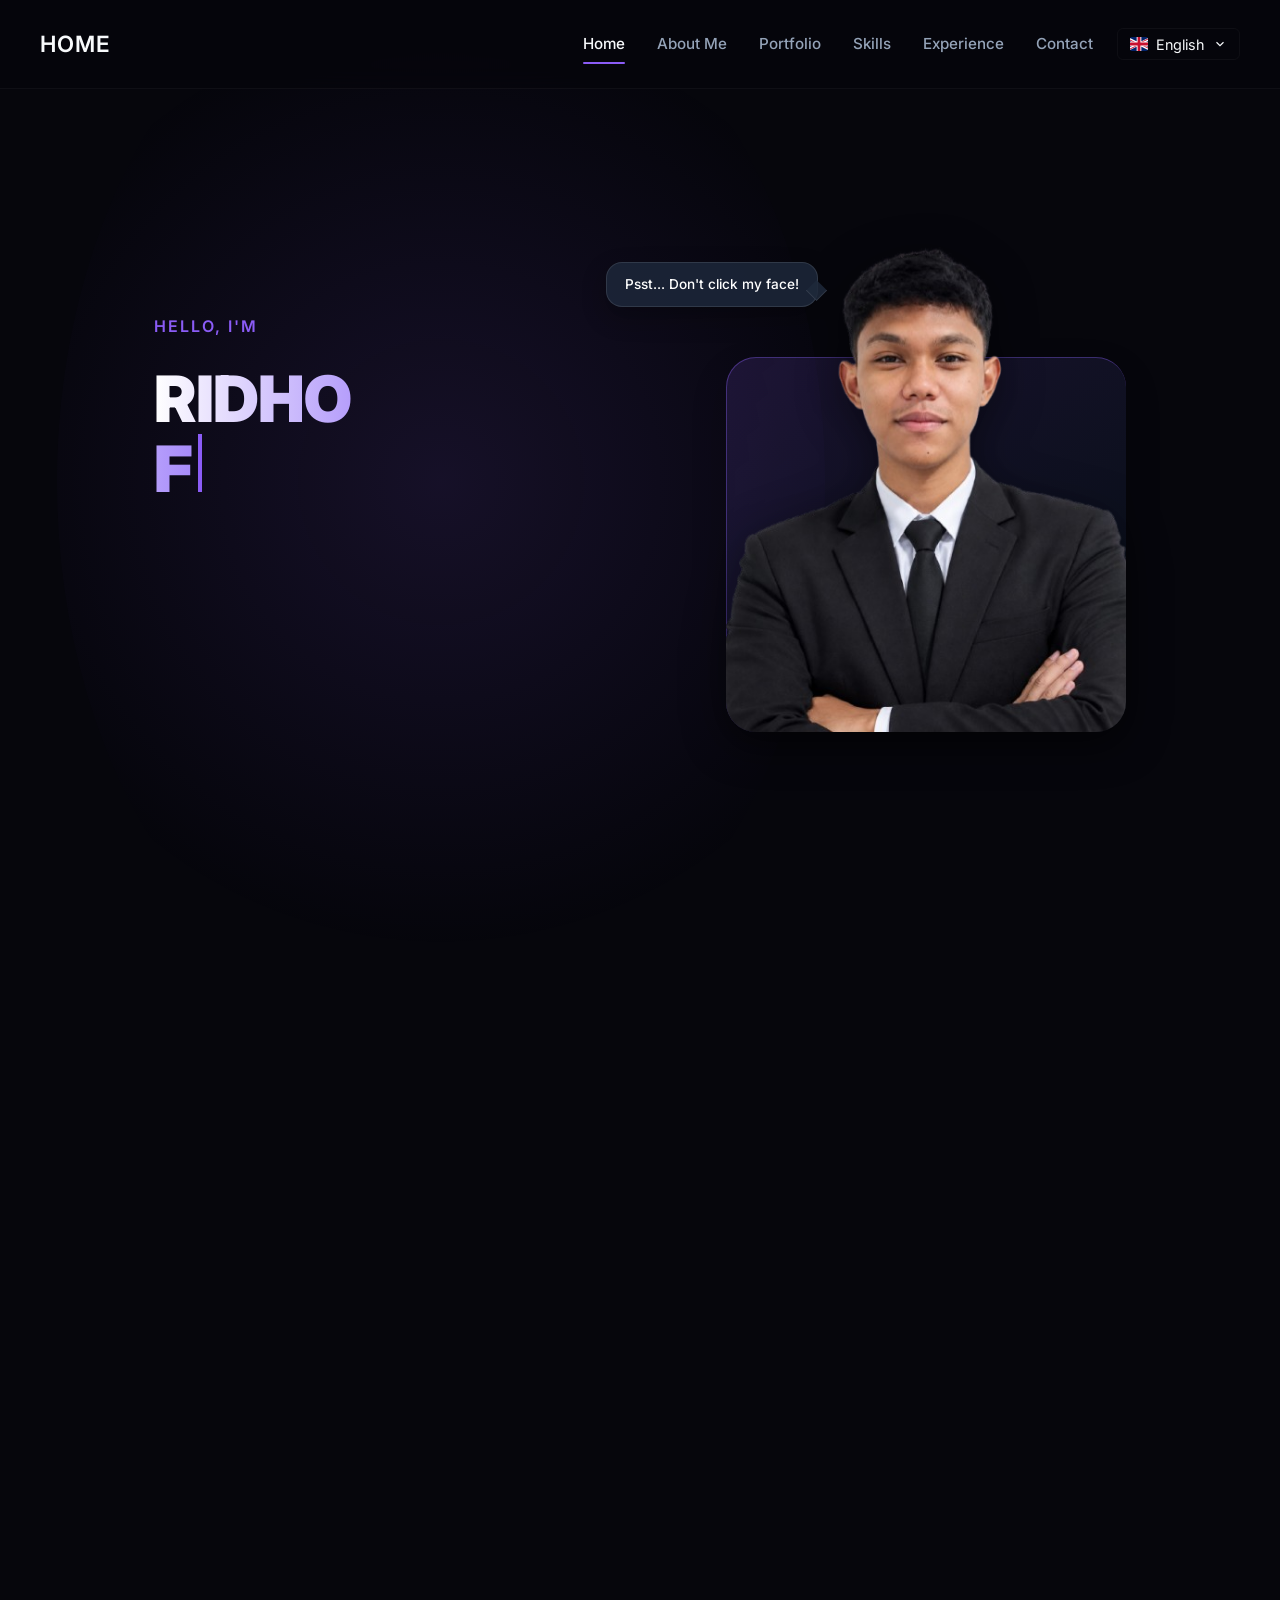
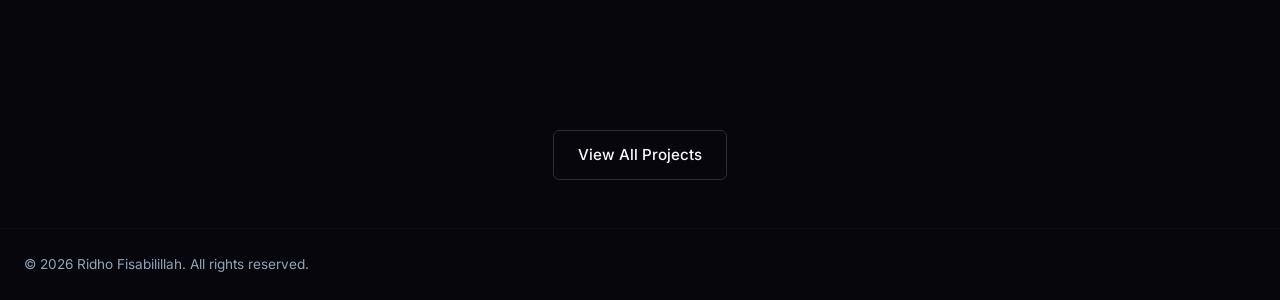
<file: index.html>
<!DOCTYPE html>
<html lang="en">

<head>
    <meta charset="UTF-8">
    <meta name="viewport" content="width=device-width, initial-scale=1.0">
    <title>Ridho Fisabilillah - Portfolio</title>
    <link rel="stylesheet" href="css/style.css?v=2">
    <link rel="stylesheet" href="css/layout.css?v=6">
    <link rel="stylesheet" href="css/animations.css?v=2">
    <link rel="stylesheet" href="css/components.css?v=4">
    <link rel="stylesheet" href="css/home.css?v=25">
    <link rel="stylesheet" href="css/responsive.css?v=2">
</head>

<body>
    <!-- Global Loader -->
    <div class="loader-wrapper" id="global-loader">
        <div class="loader-circle"></div>
    </div>


    <!-- Main Content -->
    <main class="main-content">
        <!-- Top Navbar -->
        <nav class="topbar">
            <h1 class="page-title" data-i18n="nav_home">Home</h1>
            <div style="display: flex; align-items: center;">
                <div class="nav-links">
                    <a href="index.html" class="active" data-i18n="nav_home">Home</a>
                    <a href="about.html" data-i18n="nav_about">About Me</a>
                    <a href="portfolio.html" data-i18n="nav_portfolio">Portfolio</a>
                    <a href="skills.html" data-i18n="nav_skills">Skills</a>
                    <a href="experience.html" data-i18n="nav_experience">Experience</a>
                    <a href="contact.html" data-i18n="nav_contact">Contact</a>
                </div>

                <!-- Language Dropdown -->
                <div class="lang-dropdown">
                    <button class="lang-btn" id="lang-btn">
                        <img src="assets/images/en-flag.svg" alt="English" class="flag-icon" id="current-flag">
                        <span id="current-lang">English</span>
                        <svg viewBox="0 0 24 24" fill="none" stroke="currentColor" stroke-width="2">
                            <polyline points="6 9 12 15 18 9"></polyline>
                        </svg>
                    </button>
                    <div class="lang-menu" id="lang-menu">
                        <a href="#" data-lang="en" class="lang-option">
                            <img src="assets/images/en-flag.svg" alt="English" class="flag-icon"> English
                        </a>
                        <a href="#" data-lang="id" class="lang-option">
                            <img src="assets/images/id-flag.svg" alt="Indonesia" class="flag-icon"> Indonesia
                        </a>
                    </div>
                </div>
                <button class="mobile-toggle" id="mobile-toggle" aria-label="Toggle menu" style="margin-left: 1rem;">
                    <svg viewBox="0 0 24 24" fill="none" stroke="currentColor" stroke-width="2" stroke-linecap="round"
                        stroke-linejoin="round">
                        <line x1="3" y1="12" x2="21" y2="12"></line>
                        <line x1="3" y1="6" x2="21" y2="6"></line>
                        <line x1="3" y1="18" x2="21" y2="18"></line>
                    </svg>
                </button>
            </div>
        </nav>

        <!-- Page Container -->
        <div class="page-container">
            <section class="hero-section mb-5">
                <div class="hero-glow"></div>
                <div class="hero-content-wrapper">
                    <div class="hero-text-content">
                        <h2 class="section-subtitle hero-anim-1" data-i18n="home_greeting">HELLO, I'M</h2>
                        <h1 class="hero-title" style="position: relative;">
                            <!-- Ghost text to preserve exact height and prevent layout shift -->
                            <span style="visibility: hidden;">RIDHO<br>FISABILILLAH</span>
                            <span id="typewriter-name" style="position: absolute; top: 0; left: 0; width: 100%;"
                                data-text="RIDHO&#10;FISABILILLAH"></span>
                        </h1>
                        <h3 class="mb-3 text-light hero-anim-2" style="font-weight: 500; font-size: 1.25rem;"
                            data-i18n="role">Information Systems Student</h3>


                        <div class="badges-container mb-4 hero-anim-3">
                            <a href="about.html" class="btn btn-outline" data-i18n="btn_more_me">More Me</a>
                            <a href="#" class="btn btn-primary">
                                <span data-i18n="btn_cv">Download CV</span>
                                <svg viewBox="0 0 24 24" fill="none" stroke="currentColor" stroke-width="2"
                                    style="width: 16px; height: 16px; margin-left: 0.5rem;">
                                    <path d="M21 15v4a2 2 0 0 1-2 2H5a2 2 0 0 1-2-2v-4"></path>
                                    <polyline points="7 10 12 15 17 10"></polyline>
                                    <line x1="12" y1="15" x2="12" y2="3"></line>
                                </svg>
                            </a>
                        </div>
                    </div>
                    <div class="hero-image-content hero-anim-0">
                        <div class="hero-image-container">
                            <div class="speech-bubble">
                                <span class="bubble-text bubble-primary" data-i18n="bubble_1">Pstt... Dilarang klik wajah saya! 🛑</span>
                                <span class="bubble-text bubble-hover" data-i18n="bubble_2">Wah, dibilangin ngeyel! 😂 Tapi saya butuh orang pemberani seperti Anda. Mari bekerja sama!</span>
                            </div>
                            <img src="assets/images/FOTO1.png" alt="Ridho Fisabilillah" class="hero-img img-primary">
                            <img src="assets/images/FOTO2.png" alt="Ridho Fisabilillah" class="hero-img img-hover">
                            <div class="hero-image-backdrop"></div>
                        </div>
                    </div>
                </div>
            </section>

            <section class="what-i-do mb-5">
                <h2 class="section-title animate-on-scroll" data-i18n="what_i_do">What I Do</h2>
                <div class="grid-3 mt-4">
                    <div class="card animate-on-scroll">
                        <svg viewBox="0 0 24 24" fill="none" stroke="currentColor" stroke-width="2" class="mb-2"
                            style="width: 32px; height: 32px; color: var(--accent);">
                            <polyline points="16 18 22 12 16 6"></polyline>
                            <polyline points="8 6 2 12 8 18"></polyline>
                        </svg>
                        <h3 class="mb-1">Web Development</h3>
                        <p class="text-light" data-i18n="wd_web_desc">Building responsive and dynamic web applications
                            using modern technologies like Laravel, PHP, and Vanilla JavaScript.</p>
                    </div>
                    <div class="card animate-on-scroll delay-100">
                        <svg viewBox="0 0 24 24" fill="none" stroke="currentColor" stroke-width="2" class="mb-2"
                            style="width: 32px; height: 32px; color: var(--accent);">
                            <path d="M21.21 15.89A10 10 0 1 1 8 2.83"></path>
                            <path d="M22 12A10 10 0 0 0 12 2v10z"></path>
                        </svg>
                        <h3 class="mb-1">Data Analysis</h3>
                        <p class="text-light" data-i18n="wd_data_desc">Processing and visualizing data to support
                            decision-making using data visualization tools.</p>
                    </div>
                    <div class="card animate-on-scroll delay-200">
                        <svg viewBox="0 0 24 24" fill="none" stroke="currentColor" stroke-width="2" class="mb-2"
                            style="width: 32px; height: 32px; color: var(--accent);">
                            <circle cx="12" cy="12" r="10"></circle>
                            <line x1="12" y1="8" x2="12" y2="16"></line>
                            <line x1="8" y1="12" x2="16" y2="12"></line>
                        </svg>
                        <h3 class="mb-1">Organization</h3>
                        <p class="text-light" data-i18n="wd_org_desc">Experienced in managing administration, time
                            management, and collaborating effectively in a team.</p>
                    </div>
                </div>
            </section>

            <section class="featured-projects">
                <h2 class="section-title animate-on-scroll" data-i18n="featured_projects">Featured Projects</h2>
                <div class="grid-2 mt-4">
                    <!-- Project 1 -->
                    <div class="card project-card animate-on-scroll">
                        <div class="project-img-wrapper">
                            <span>Project Image / Preview</span>
                        </div>
                        <div class="project-content">
                            <h3 class="project-title" data-i18n="proj1_title">Production Monitoring System</h3>
                            <p class="project-desc" data-i18n="proj1_desc">A web-based application to help monitor the
                                production process across branches centrally.</p>
                            <div class="badges-container">
                                <span class="badge">Laravel</span>
                                <span class="badge">PHP</span>
                                <span class="badge">MySQL</span>
                            </div>
                        </div>
                    </div>
                    <!-- Project 2 -->
                    <div class="card project-card animate-on-scroll delay-100">
                        <div class="project-img-wrapper">
                            <span>Project Image / Preview</span>
                        </div>
                        <div class="project-content">
                            <h3 class="project-title" data-i18n="proj2_title">Fraud Detection Dashboard</h3>
                            <p class="project-desc" data-i18n="proj2_desc">An interactive data visualization dashboard
                                to detect anomalies in company datasets.</p>
                            <div class="badges-container">
                                <span class="badge">Power BI</span>
                                <span class="badge">Data Analysis</span>
                            </div>
                        </div>
                    </div>
                </div>
                <div class="text-center mt-4">
                    <a href="portfolio.html" class="btn btn-outline" data-i18n="btn_all_projects">View All Projects</a>
                </div>
            </section>
        </div>

        <!-- Footer -->
        <footer>
            <p data-i18n="footer_text">&copy; 2026 Ridho Fisabilillah. All rights reserved.</p>
        </footer>
    </main>

    <script src="js/lang.js?v=4"></script>
    <script src="js/script.js?v=9"></script>
</body>

</html>
</file>
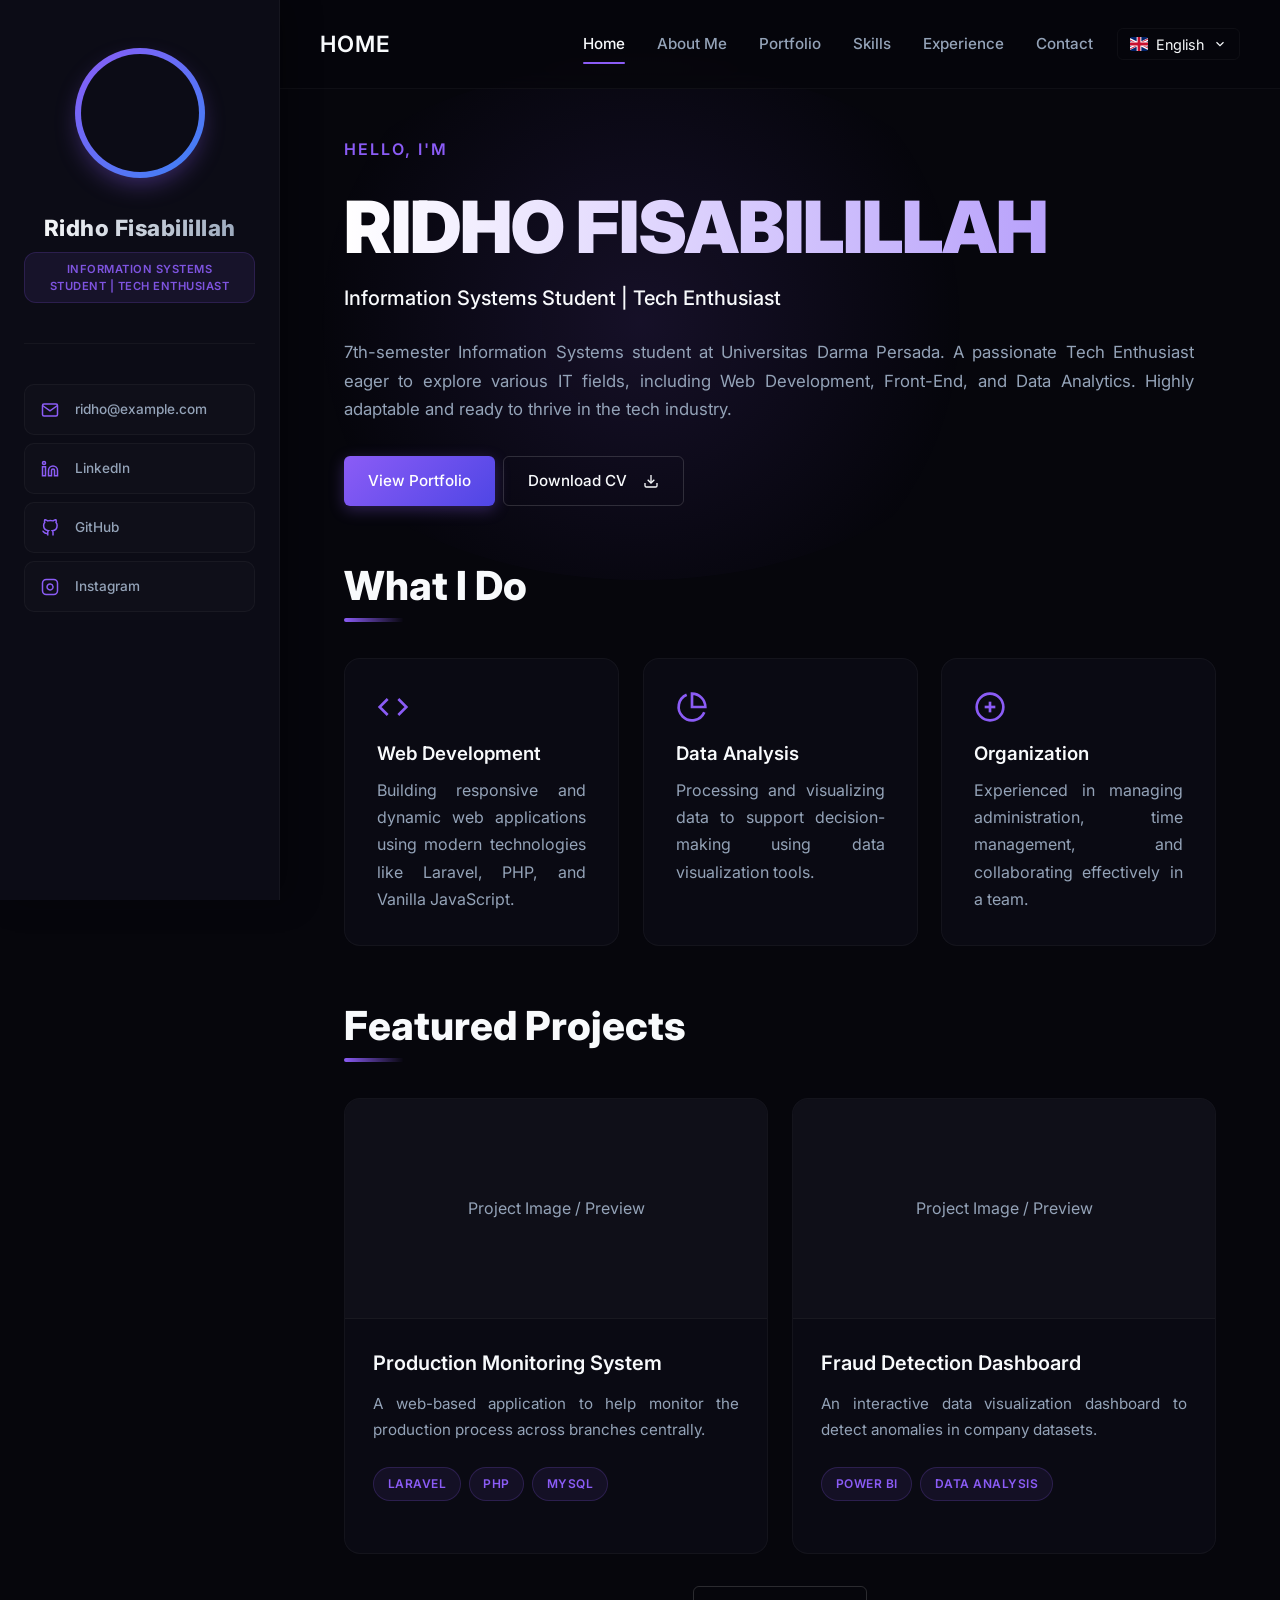
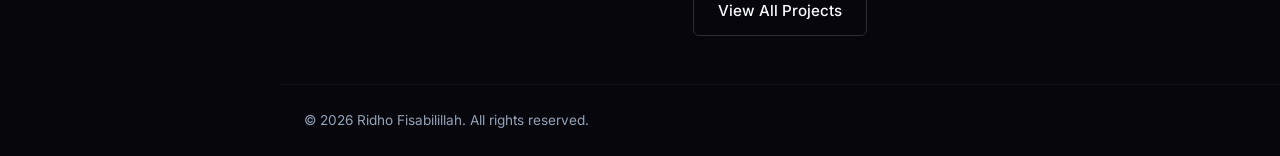
<file: ridho-portfolio/index.html>
<!DOCTYPE html>
<html lang="en">
<head>
    <meta charset="UTF-8">
    <meta name="viewport" content="width=device-width, initial-scale=1.0">
    <title>Ridho Fisabilillah - Portfolio</title>
    <link rel="stylesheet" href="css/style.css">
    <link rel="stylesheet" href="css/components.css">
    <link rel="stylesheet" href="css/responsive.css">
</head>
<body>
    <!-- Global Loader -->
    <div class="loader-wrapper" id="global-loader">
        <div class="loader-circle"></div>
    </div>

    <!-- Sidebar -->
    <aside class="sidebar" id="sidebar">
        <div class="profile-section">
            <div class="profile-img"></div>
            <h2 class="profile-name">Ridho Fisabilillah</h2>
            <p class="profile-role" data-i18n="sidebar_role">Information Systems Student</p>
        </div>
        
        <div class="contact-info">
            <div class="contact-item">
                <svg viewBox="0 0 24 24" fill="none" stroke="currentColor" stroke-width="2"><path d="M4 4h16c1.1 0 2 .9 2 2v12c0 1.1-.9 2-2 2H4c-1.1 0-2-.9-2-2V6c0-1.1.9-2 2-2z"></path><polyline points="22,6 12,13 2,6"></polyline></svg>
                <a href="mailto:ridho@example.com">ridho@example.com</a>
            </div>
            <div class="contact-item">
                <svg viewBox="0 0 24 24" fill="none" stroke="currentColor" stroke-width="2"><path d="M16 8a6 6 0 0 1 6 6v7h-4v-7a2 2 0 0 0-2-2 2 2 0 0 0-2 2v7h-4v-7a6 6 0 0 1 6-6z"></path><rect x="2" y="9" width="4" height="12"></rect><circle cx="4" cy="4" r="2"></circle></svg>
                <a href="#">LinkedIn</a>
            </div>
            <div class="contact-item">
                <svg viewBox="0 0 24 24" fill="none" stroke="currentColor" stroke-width="2"><path d="M9 19c-5 1.5-5-2.5-7-3m14 6v-3.87a3.37 3.37 0 0 0-.94-2.61c3.14-.35 6.44-1.54 6.44-7A5.44 5.44 0 0 0 20 4.77 5.07 5.07 0 0 0 19.91 1S18.73.65 16 2.48a13.38 13.38 0 0 0-7 0C6.27.65 5.09 1 5.09 1A5.07 5.07 0 0 0 5 4.77a5.44 5.44 0 0 0-1.5 3.78c0 5.42 3.3 6.61 6.44 7A3.37 3.37 0 0 0 9 18.13V22"></path></svg>
                <a href="#">GitHub</a>
            </div>
            <div class="contact-item">
                <svg viewBox="0 0 24 24" fill="none" stroke="currentColor" stroke-width="2"><rect x="2" y="2" width="20" height="20" rx="5" ry="5"></rect><path d="M16 11.37A4 4 0 1 1 12.63 8 4 4 0 0 1 16 11.37z"></path><line x1="17.5" y1="6.5" x2="17.51" y2="6.5"></line></svg>
                <a href="#">Instagram</a>
            </div>
        </div>

        <nav class="sidebar-nav">
            <a href="index.html" class="active" data-i18n="nav_home">Home</a>
            <a href="about.html" data-i18n="nav_about">About Me</a>
            <a href="portfolio.html" data-i18n="nav_portfolio">Portfolio</a>
            <a href="skills.html" data-i18n="nav_skills">Skills</a>
            <a href="experience.html" data-i18n="nav_experience">Experience</a>
            <a href="contact.html" data-i18n="nav_contact">Contact</a>
        </nav>
    </aside>

    <!-- Main Content -->
    <main class="main-content">
        <!-- Top Navbar -->
        <nav class="topbar">
            <h1 class="page-title" data-i18n="nav_home">Home</h1>
            <div style="display: flex; align-items: center;">
                <div class="nav-links">
                    <a href="index.html" class="active" data-i18n="nav_home">Home</a>
                    <a href="about.html" data-i18n="nav_about">About Me</a>
                    <a href="portfolio.html" data-i18n="nav_portfolio">Portfolio</a>
                    <a href="skills.html" data-i18n="nav_skills">Skills</a>
                    <a href="experience.html" data-i18n="nav_experience">Experience</a>
                    <a href="contact.html" data-i18n="nav_contact">Contact</a>
                </div>
                
                <!-- Language Dropdown -->
                <div class="lang-dropdown">
                    <button class="lang-btn" id="lang-btn">
                        <img src="assets/images/en-flag.svg" alt="English" class="flag-icon" id="current-flag">
                        <span id="current-lang">English</span>
                        <svg viewBox="0 0 24 24" fill="none" stroke="currentColor" stroke-width="2"><polyline points="6 9 12 15 18 9"></polyline></svg>
                    </button>
                    <div class="lang-menu" id="lang-menu">
                        <a href="#" data-lang="en" class="lang-option">
                            <img src="assets/images/en-flag.svg" alt="English" class="flag-icon"> English
                        </a>
                        <a href="#" data-lang="id" class="lang-option">
                            <img src="assets/images/id-flag.svg" alt="Indonesia" class="flag-icon"> Indonesia
                        </a>
                    </div>
                </div>

                <button class="mobile-toggle" id="mobile-toggle" aria-label="Toggle menu" style="margin-left: 1rem;">
                    <svg viewBox="0 0 24 24" fill="none" stroke="currentColor" stroke-width="2" stroke-linecap="round" stroke-linejoin="round"><line x1="3" y1="12" x2="21" y2="12"></line><line x1="3" y1="6" x2="21" y2="6"></line><line x1="3" y1="18" x2="21" y2="18"></line></svg>
                </button>
            </div>
        </nav>

        <!-- Page Container -->
        <div class="page-container">
            <section class="hero-section mb-5">
                <div class="hero-glow"></div>
                <h2 class="section-subtitle reveal fade-up" data-i18n="home_greeting">HELLO, I'M</h2>
                <h1 class="hero-title reveal fade-up delay-100">RIDHO FISABILILLAH</h1>
                <h3 class="mb-3 text-light reveal fade-up delay-200" style="font-weight: 500; font-size: 1.25rem;" data-i18n="role">Information Systems Student</h3>
                
                <p class="mb-4 reveal fade-up delay-300" style="max-width: 850px; font-size: 1.05rem;" data-i18n="home_desc">
                    A brief description of an Information Systems student with experience in web development, data processing, organization, and administration. Ready to actively contribute in a professional environment.
                </p>
                
                <div class="badges-container mb-4 reveal fade-up delay-400">
                    <a href="portfolio.html" class="btn btn-primary" data-i18n="btn_portfolio">View Portfolio</a>
                    <a href="#" class="btn btn-outline">
                        <span data-i18n="btn_cv">Download CV</span>
                        <svg viewBox="0 0 24 24" fill="none" stroke="currentColor" stroke-width="2" style="width: 16px; height: 16px; margin-left: 0.5rem;"><path d="M21 15v4a2 2 0 0 1-2 2H5a2 2 0 0 1-2-2v-4"></path><polyline points="7 10 12 15 17 10"></polyline><line x1="12" y1="15" x2="12" y2="3"></line></svg>
                    </a>
                </div>
            </section>

            <section class="what-i-do mb-5">
                <h2 class="section-title animate-on-scroll" data-i18n="what_i_do">What I Do</h2>
                <div class="grid-3 mt-4">
                    <div class="card animate-on-scroll">
                        <svg viewBox="0 0 24 24" fill="none" stroke="currentColor" stroke-width="2" class="mb-2" style="width: 32px; height: 32px; color: var(--accent);"><polyline points="16 18 22 12 16 6"></polyline><polyline points="8 6 2 12 8 18"></polyline></svg>
                        <h3 class="mb-1">Web Development</h3>
                        <p class="text-light" data-i18n="wd_web_desc">Building responsive and dynamic web applications using modern technologies like Laravel, PHP, and Vanilla JavaScript.</p>
                    </div>
                    <div class="card animate-on-scroll delay-100">
                        <svg viewBox="0 0 24 24" fill="none" stroke="currentColor" stroke-width="2" class="mb-2" style="width: 32px; height: 32px; color: var(--accent);"><path d="M21.21 15.89A10 10 0 1 1 8 2.83"></path><path d="M22 12A10 10 0 0 0 12 2v10z"></path></svg>
                        <h3 class="mb-1">Data Analysis</h3>
                        <p class="text-light" data-i18n="wd_data_desc">Processing and visualizing data to support decision-making using data visualization tools.</p>
                    </div>
                    <div class="card animate-on-scroll delay-200">
                        <svg viewBox="0 0 24 24" fill="none" stroke="currentColor" stroke-width="2" class="mb-2" style="width: 32px; height: 32px; color: var(--accent);"><circle cx="12" cy="12" r="10"></circle><line x1="12" y1="8" x2="12" y2="16"></line><line x1="8" y1="12" x2="16" y2="12"></line></svg>
                        <h3 class="mb-1">Organization</h3>
                        <p class="text-light" data-i18n="wd_org_desc">Experienced in managing administration, time management, and collaborating effectively in a team.</p>
                    </div>
                </div>
            </section>

            <section class="featured-projects">
                <h2 class="section-title animate-on-scroll" data-i18n="featured_projects">Featured Projects</h2>
                <div class="grid-2 mt-4">
                    <!-- Project 1 -->
                    <div class="card project-card animate-on-scroll">
                        <div class="project-img-wrapper">
                            <span>Project Image / Preview</span>
                        </div>
                        <div class="project-content">
                            <h3 class="project-title" data-i18n="proj1_title">Production Monitoring System</h3>
                            <p class="project-desc" data-i18n="proj1_desc">A web-based application to help monitor the production process across branches centrally.</p>
                            <div class="badges-container">
                                <span class="badge">Laravel</span>
                                <span class="badge">PHP</span>
                                <span class="badge">MySQL</span>
                            </div>
                        </div>
                    </div>
                    <!-- Project 2 -->
                    <div class="card project-card animate-on-scroll delay-100">
                        <div class="project-img-wrapper">
                            <span>Project Image / Preview</span>
                        </div>
                        <div class="project-content">
                            <h3 class="project-title" data-i18n="proj2_title">Fraud Detection Dashboard</h3>
                            <p class="project-desc" data-i18n="proj2_desc">An interactive data visualization dashboard to detect anomalies in company datasets.</p>
                            <div class="badges-container">
                                <span class="badge">Power BI</span>
                                <span class="badge">Data Analysis</span>
                            </div>
                        </div>
                    </div>
                </div>
                <div class="text-center mt-4">
                    <a href="portfolio.html" class="btn btn-outline" data-i18n="btn_all_projects">View All Projects</a>
                </div>
            </section>
        </div>

        <!-- Footer -->
        <footer>
            <p data-i18n="footer_text">&copy; 2026 Ridho Fisabilillah. All rights reserved.</p>
        </footer>
    </main>

    <script src="js/lang.js"></script>
    <script src="js/script.js"></script>
</body>
</html>
</file>
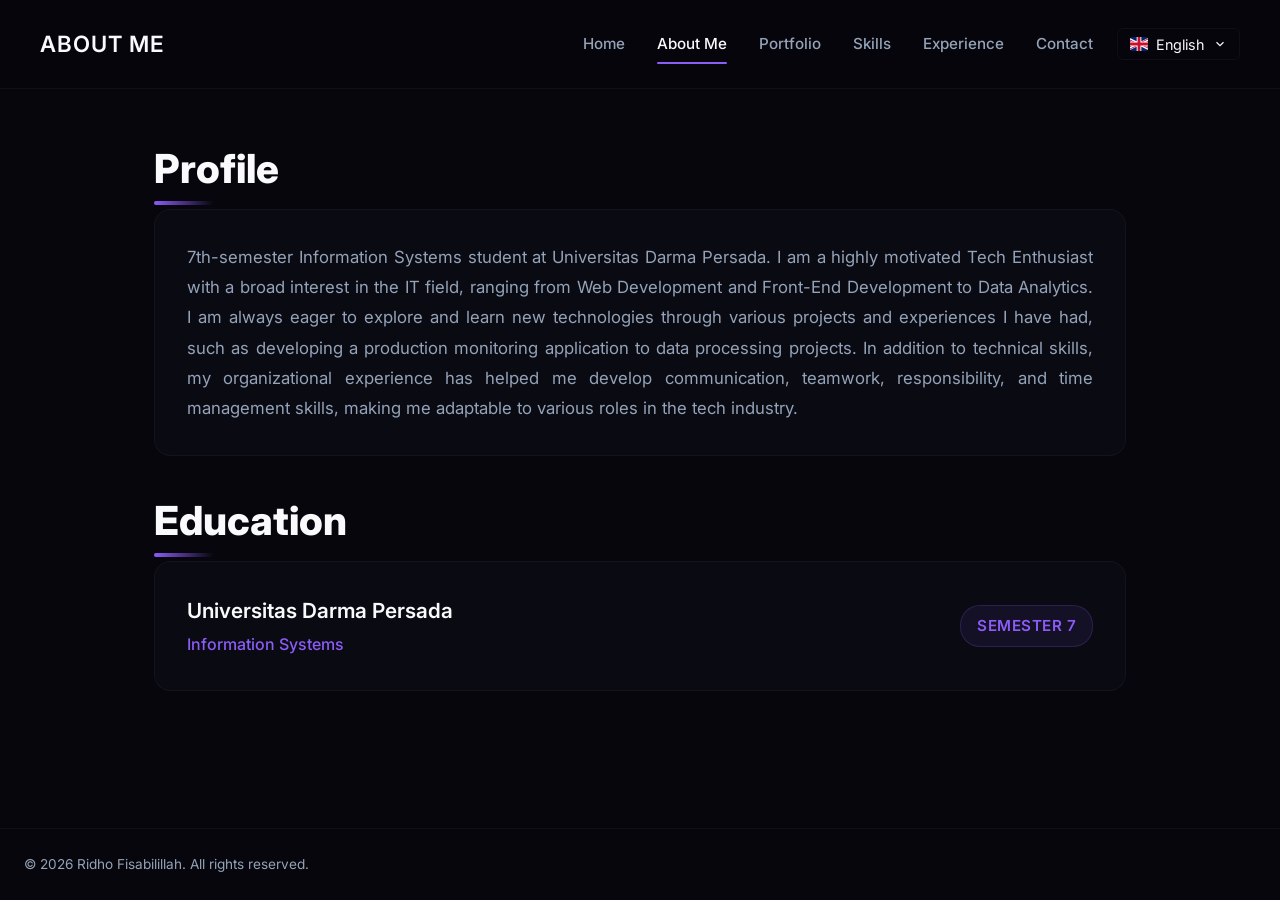
<file: about.html>
<!DOCTYPE html>
<html lang="en">
<head>
    <meta charset="UTF-8">
    <meta name="viewport" content="width=device-width, initial-scale=1.0">
    <title>About Me - Ridho Fisabilillah</title>
    <link rel="stylesheet" href="css/style.css">
    <link rel="stylesheet" href="css/layout.css?v=6">
    <link rel="stylesheet" href="css/animations.css">
    <link rel="stylesheet" href="css/components.css?v=4">
    <link rel="stylesheet" href="css/about.css">
    <link rel="stylesheet" href="css/responsive.css">
</head>
<body>
    <!-- Global Loader -->
    <div class="loader-wrapper" id="global-loader">
        <div class="loader-circle"></div>
    </div>

    <!-- Main -->
    <main class="main-content">
        <!-- Top Navbar -->
        <nav class="topbar">
            <h1 class="page-title" data-i18n="nav_about">About Me</h1>
            <div style="display: flex; align-items: center;">
                <div class="nav-links">
                    <a href="index.html" data-i18n="nav_home">Home</a>
                    <a href="about.html" class="active" data-i18n="nav_about">About Me</a>
                    <a href="portfolio.html" data-i18n="nav_portfolio">Portfolio</a>
                    <a href="skills.html" data-i18n="nav_skills">Skills</a>
                    <a href="experience.html" data-i18n="nav_experience">Experience</a>
                    <a href="contact.html" data-i18n="nav_contact">Contact</a>
                </div>
                <!-- Language Dropdown -->
                <div class="lang-dropdown">
                    <button class="lang-btn" id="lang-btn">
                        <img src="assets/images/en-flag.svg" alt="English" class="flag-icon" id="current-flag">
                        <span id="current-lang">English</span>
                        <svg viewBox="0 0 24 24" fill="none" stroke="currentColor" stroke-width="2"><polyline points="6 9 12 15 18 9"></polyline></svg>
                    </button>
                    <div class="lang-menu" id="lang-menu">
                        <a href="#" data-lang="en" class="lang-option">
                            <img src="assets/images/en-flag.svg" alt="English" class="flag-icon"> English
                        </a>
                        <a href="#" data-lang="id" class="lang-option">
                            <img src="assets/images/id-flag.svg" alt="Indonesia" class="flag-icon"> Indonesia
                        </a>
                    </div>
                </div>
                <button class="mobile-toggle" id="mobile-toggle" aria-label="Toggle menu" style="margin-left: 1rem;">
                    <svg viewBox="0 0 24 24" fill="none" stroke="currentColor" stroke-width="2" stroke-linecap="round" stroke-linejoin="round"><line x1="3" y1="12" x2="21" y2="12"></line><line x1="3" y1="6" x2="21" y2="6"></line><line x1="3" y1="18" x2="21" y2="18"></line></svg>
                </button>
            </div>
        </nav>
        
        <!-- content -->
        <div class="page-container">
            <section class="about-section">
                <h2 class="section-title reveal fade-up" data-i18n="profile_title">Profile</h2>
                <div class="card mb-4 mt-2 reveal fade-up delay-100">
                    <p style="font-size: 1.05rem; line-height: 1.8;" data-i18n="profile_desc">
                        "7th-semester Information Systems student at Darma Persada University with experience in web application development, data processing, and organization..."
                    </p>
                </div>
            </section>
            
            <section class="education-section mt-5">
                <h2 class="section-title reveal fade-up" data-i18n="education_title">Education</h2>
                <div class="card mt-2 reveal fade-up delay-100">
                    <div style="display: flex; justify-content: space-between; flex-wrap: wrap; gap: 1rem; align-items: center;">
                        <div>
                            <h3 style="font-size: 1.3rem; margin-bottom: 0.25rem; color: var(--text-primary);" data-i18n="uni_name">Universitas Darma Persada</h3>
                            <p style="color: var(--accent); font-weight: 500;" data-i18n="uni_major">Information Systems</p>
                        </div>
                        <div style="text-align: right;">
                            <span class="badge" style="font-size: 0.95rem; padding: 0.5rem 1rem;" data-i18n="uni_semester">Semester 7</span>
                        </div>
                    </div>
                </div>
            </section>
        </div>

        <!-- Footer -->
        <footer>
            <p data-i18n="footer_text">&copy; 2026 Ridho Fisabilillah. All rights reserved.</p>
        </footer>
    </main>
    <script src="js/lang.js?v=4"></script>
    <script src="js/script.js?v=9"></script>
</body>
</html>
</file>
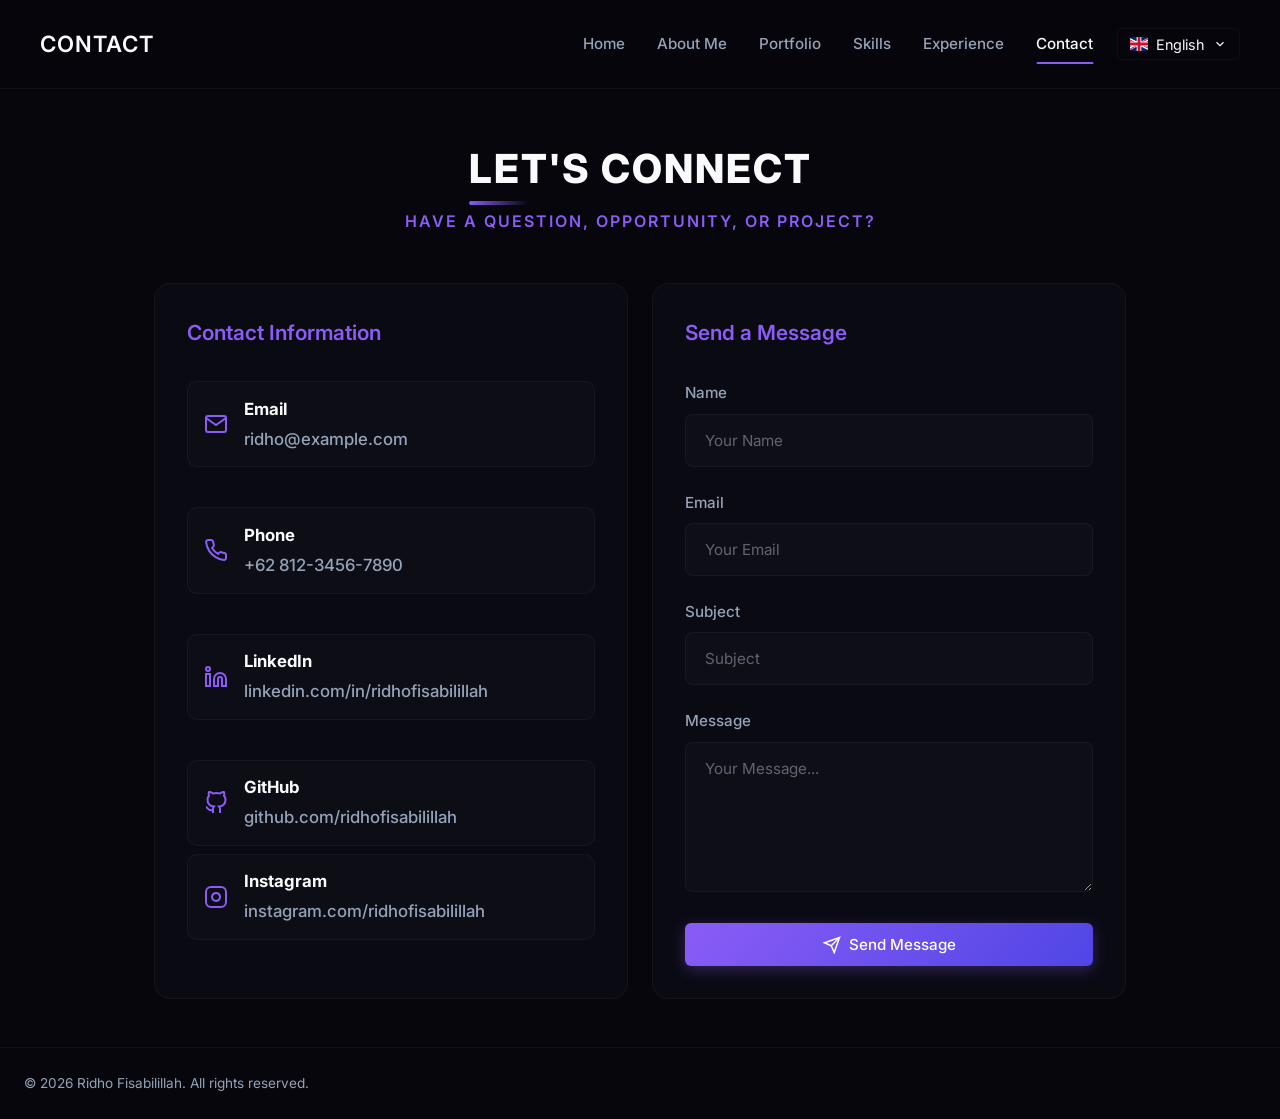
<file: contact.html>
<!DOCTYPE html>
<html lang="en">
<head>
    <meta charset="UTF-8">
    <meta name="viewport" content="width=device-width, initial-scale=1.0">
    <title>Contact - Ridho Fisabilillah</title>
    <link rel="stylesheet" href="css/style.css">
    <link rel="stylesheet" href="css/layout.css?v=6">
    <link rel="stylesheet" href="css/animations.css">
    <link rel="stylesheet" href="css/components.css?v=4">
    <link rel="stylesheet" href="css/contact.css">
    <link rel="stylesheet" href="css/responsive.css">
</head>
<body>
    <!-- Global Loader -->
    <div class="loader-wrapper" id="global-loader">
        <div class="loader-circle"></div>
    </div>

    <!-- Main -->
    <main class="main-content">
        <!-- Top Navbar -->
        <nav class="topbar">
            <h1 class="page-title" data-i18n="nav_contact">Contact</h1>
            <div style="display: flex; align-items: center;">
                <div class="nav-links">
                    <a href="index.html" data-i18n="nav_home">Home</a>
                    <a href="about.html" data-i18n="nav_about">About Me</a>
                    <a href="portfolio.html" data-i18n="nav_portfolio">Portfolio</a>
                    <a href="skills.html" data-i18n="nav_skills">Skills</a>
                    <a href="experience.html" data-i18n="nav_experience">Experience</a>
                    <a href="contact.html" class="active" data-i18n="nav_contact">Contact</a>
                </div>
                
                <!-- Language Dropdown -->
                <div class="lang-dropdown">
                    <button class="lang-btn" id="lang-btn">
                        <img src="assets/images/en-flag.svg" alt="English" class="flag-icon" id="current-flag">
                        <span id="current-lang">English</span>
                        <svg viewBox="0 0 24 24" fill="none" stroke="currentColor" stroke-width="2"><polyline points="6 9 12 15 18 9"></polyline></svg>
                    </button>
                    <div class="lang-menu" id="lang-menu">
                        <a href="#" data-lang="en" class="lang-option">
                            <img src="assets/images/en-flag.svg" alt="English" class="flag-icon"> English
                        </a>
                        <a href="#" data-lang="id" class="lang-option">
                            <img src="assets/images/id-flag.svg" alt="Indonesia" class="flag-icon"> Indonesia
                        </a>
                    </div>
                </div>
                <button class="mobile-toggle" id="mobile-toggle" aria-label="Toggle menu" style="margin-left: 1rem;">
                    <svg viewBox="0 0 24 24" fill="none" stroke="currentColor" stroke-width="2" stroke-linecap="round" stroke-linejoin="round"><line x1="3" y1="12" x2="21" y2="12"></line><line x1="3" y1="6" x2="21" y2="6"></line><line x1="3" y1="18" x2="21" y2="18"></line></svg>
                </button>
            </div>
        </nav>
        
        <div class="page-container">
            <div class="text-center mb-5 reveal fade-up">
                <h2 class="section-title" style="font-size: 2.5rem; letter-spacing: 2px;" data-i18n="contact_title">LET'S CONNECT</h2>
                <h3 class="section-subtitle" data-i18n="contact_subtitle">Have a question, opportunity, or project?</h3>
            </div>
            
            <div class="grid-2">
                <div class="card reveal fade-up delay-100">
                    <h3 class="mb-4" style="color: var(--accent); font-size: 1.3rem;" data-i18n="contact_info_title">Contact Information</h3>
                    <div class="contact-info" style="font-size: 1.05rem;">
                        <div class="contact-item mb-4">
                            <svg viewBox="0 0 24 24" fill="none" stroke="currentColor" stroke-width="2" style="width:24px;height:24px;"><path d="M4 4h16c1.1 0 2 .9 2 2v12c0 1.1-.9 2-2 2H4c-1.1 0-2-.9-2-2V6c0-1.1.9-2 2-2z"></path><polyline points="22,6 12,13 2,6"></polyline></svg>
                            <div>
                                <strong style="display: block; color: var(--text-primary); margin-bottom: 0.2rem;">Email</strong>
                                <a href="mailto:ridho@example.com">ridho@example.com</a>
                            </div>
                        </div>
                        <div class="contact-item mb-4">
                            <svg viewBox="0 0 24 24" fill="none" stroke="currentColor" stroke-width="2" style="width:24px;height:24px;"><path d="M22 16.92v3a2 2 0 0 1-2.18 2 19.79 19.79 0 0 1-8.63-3.07 19.5 19.5 0 0 1-6-6 19.79 19.79 0 0 1-3.07-8.67A2 2 0 0 1 4.11 2h3a2 2 0 0 1 2 1.72 12.84 12.84 0 0 0 .7 2.81 2 2 0 0 1-.45 2.11L8.09 9.91a16 16 0 0 0 6 6l1.27-1.27a2 2 0 0 1 2.11-.45 12.84 12.84 0 0 0 2.81.7A2 2 0 0 1 22 16.92z"></path></svg>
                            <div>
                                <strong style="display: block; color: var(--text-primary); margin-bottom: 0.2rem;">Phone</strong>
                                <a href="tel:+6281234567890">+62 812-3456-7890</a>
                            </div>
                        </div>
                        <div class="contact-item mb-4">
                            <svg viewBox="0 0 24 24" fill="none" stroke="currentColor" stroke-width="2" style="width:24px;height:24px;"><path d="M16 8a6 6 0 0 1 6 6v7h-4v-7a2 2 0 0 0-2-2 2 2 0 0 0-2 2v7h-4v-7a6 6 0 0 1 6-6z"></path><rect x="2" y="9" width="4" height="12"></rect><circle cx="4" cy="4" r="2"></circle></svg>
                            <div>
                                <strong style="display: block; color: var(--text-primary); margin-bottom: 0.2rem;">LinkedIn</strong>
                                <a href="#">linkedin.com/in/ridhofisabilillah</a>
                            </div>
                        </div>
                        <div class="contact-item">
                            <svg viewBox="0 0 24 24" fill="none" stroke="currentColor" stroke-width="2" style="width:24px;height:24px;"><path d="M9 19c-5 1.5-5-2.5-7-3m14 6v-3.87a3.37 3.37 0 0 0-.94-2.61c3.14-.35 6.44-1.54 6.44-7A5.44 5.44 0 0 0 20 4.77 5.07 5.07 0 0 0 19.91 1S18.73.65 16 2.48a13.38 13.38 0 0 0-7 0C6.27.65 5.09 1 5.09 1A5.07 5.07 0 0 0 5 4.77a5.44 5.44 0 0 0-1.5 3.78c0 5.42 3.3 6.61 6.44 7A3.37 3.37 0 0 0 9 18.13V22"></path></svg>
                            <div>
                                <strong style="display: block; color: var(--text-primary); margin-bottom: 0.2rem;">GitHub</strong>
                                <a href="#">github.com/ridhofisabilillah</a>
                            </div>
                        </div>
                        <div class="contact-item">
                            <svg viewBox="0 0 24 24" fill="none" stroke="currentColor" stroke-width="2" style="width:24px;height:24px;"><rect x="2" y="2" width="20" height="20" rx="5" ry="5"></rect><path d="M16 11.37A4 4 0 1 1 12.63 8 4 4 0 0 1 16 11.37z"></path><line x1="17.5" y1="6.5" x2="17.51" y2="6.5"></line></svg>
                            <div>
                                <strong style="display: block; color: var(--text-primary); margin-bottom: 0.2rem;">Instagram</strong>
                                <a href="#">instagram.com/ridhofisabilillah</a>
                            </div>
                        </div>
                    </div>
                </div>

                <div class="card reveal fade-up delay-200">
                    <h3 class="mb-4" style="color: var(--accent); font-size: 1.3rem;" data-i18n="form_title">Send a Message</h3>
                    <form action="#" method="POST" onsubmit="event.preventDefault(); alert('Message sent!');">
                        <div class="form-group">
                            <label class="form-label" for="name" data-i18n="form_name">Name</label>
                            <input type="text" id="name" name="name" class="form-control" data-i18n="form_name_ph" placeholder="Your Name" required>
                        </div>
                        <div class="form-group">
                            <label class="form-label" for="email" data-i18n="form_email">Email</label>
                            <input type="email" id="email" name="email" class="form-control" data-i18n="form_email_ph" placeholder="Your Email" required>
                        </div>
                        <div class="form-group">
                            <label class="form-label" for="subject" data-i18n="form_subject">Subject</label>
                            <input type="text" id="subject" name="subject" class="form-control" data-i18n="form_subject_ph" placeholder="Subject" required>
                        </div>
                        <div class="form-group">
                            <label class="form-label" for="message" data-i18n="form_message">Message</label>
                            <textarea id="message" name="message" class="form-control" data-i18n="form_message_ph" placeholder="Your Message..." required></textarea>
                        </div>
                        <button type="submit" class="btn btn-primary" style="width: 100%;">
                            <svg viewBox="0 0 24 24" fill="none" stroke="currentColor" stroke-width="2" style="width:18px;height:18px;"><line x1="22" y1="2" x2="11" y2="13"></line><polygon points="22 2 15 22 11 13 2 9 22 2"></polygon></svg>
                            <span data-i18n="btn_send">Send Message</span>
                        </button>
                    </form>
                </div>
            </div>
        </div>
        <footer><p data-i18n="footer_text">&copy; 2026 Ridho Fisabilillah. All rights reserved.</p></footer>
    </main>
    <script src="js/lang.js?v=4"></script>
    <script src="js/script.js?v=9"></script>
</body>
</html>
</file>
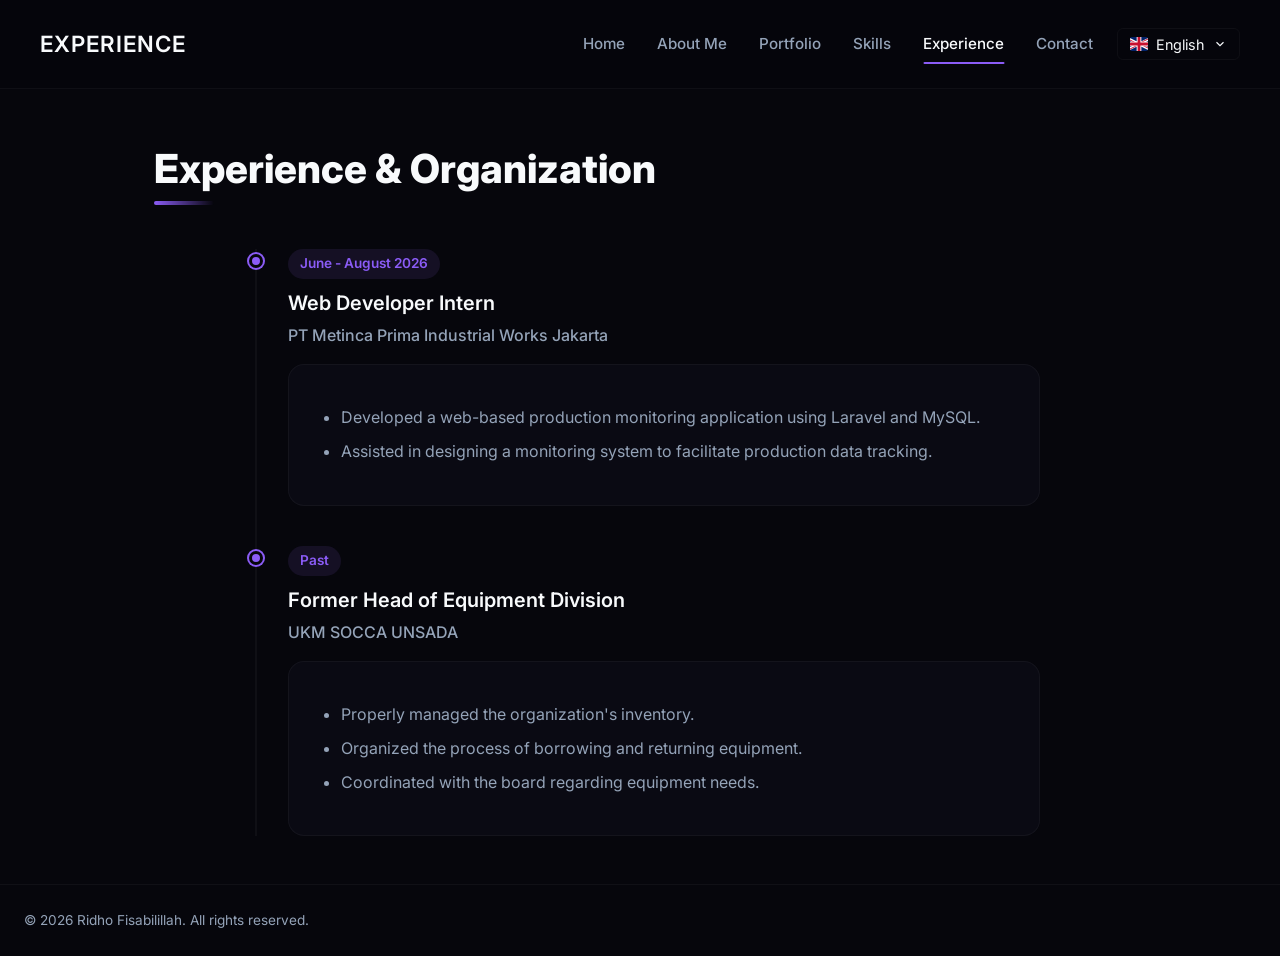
<file: experience.html>
<!DOCTYPE html>
<html lang="en">
<head>
    <meta charset="UTF-8">
    <meta name="viewport" content="width=device-width, initial-scale=1.0">
    <title>Experience - Ridho Fisabilillah</title>
    <link rel="stylesheet" href="css/style.css">
    <link rel="stylesheet" href="css/layout.css?v=6">
    <link rel="stylesheet" href="css/animations.css">
    <link rel="stylesheet" href="css/components.css?v=4">
    <link rel="stylesheet" href="css/experience.css">
    <link rel="stylesheet" href="css/responsive.css">
</head>
<body>
    <!-- Global Loader -->
    <div class="loader-wrapper" id="global-loader">
        <div class="loader-circle"></div>
    </div>

    <!-- Main -->
    <main class="main-content">
        <!-- Top Navbar -->
        <nav class="topbar">
            <h1 class="page-title" data-i18n="nav_experience">Experience</h1>
            <div style="display: flex; align-items: center;">
                <div class="nav-links">
                    <a href="index.html" data-i18n="nav_home">Home</a>
                    <a href="about.html" data-i18n="nav_about">About Me</a>
                    <a href="portfolio.html" data-i18n="nav_portfolio">Portfolio</a>
                    <a href="skills.html" data-i18n="nav_skills">Skills</a>
                    <a href="experience.html" class="active" data-i18n="nav_experience">Experience</a>
                    <a href="contact.html" data-i18n="nav_contact">Contact</a>
                </div>
                
                <!-- Language Dropdown -->
                <div class="lang-dropdown">
                    <button class="lang-btn" id="lang-btn">
                        <img src="assets/images/en-flag.svg" alt="English" class="flag-icon" id="current-flag">
                        <span id="current-lang">English</span>
                        <svg viewBox="0 0 24 24" fill="none" stroke="currentColor" stroke-width="2"><polyline points="6 9 12 15 18 9"></polyline></svg>
                    </button>
                    <div class="lang-menu" id="lang-menu">
                        <a href="#" data-lang="en" class="lang-option">
                            <img src="assets/images/en-flag.svg" alt="English" class="flag-icon"> English
                        </a>
                        <a href="#" data-lang="id" class="lang-option">
                            <img src="assets/images/id-flag.svg" alt="Indonesia" class="flag-icon"> Indonesia
                        </a>
                    </div>
                </div>
                <button class="mobile-toggle" id="mobile-toggle" aria-label="Toggle menu" style="margin-left: 1rem;">
                    <svg viewBox="0 0 24 24" fill="none" stroke="currentColor" stroke-width="2" stroke-linecap="round" stroke-linejoin="round"><line x1="3" y1="12" x2="21" y2="12"></line><line x1="3" y1="6" x2="21" y2="6"></line><line x1="3" y1="18" x2="21" y2="18"></line></svg>
                </button>
            </div>
        </nav>
        
        <div class="page-container">
            <h2 class="section-title mb-5 reveal fade-up" data-i18n="exp_title">Experience & Organization</h2>
            
            <div class="timeline mt-4">
                <!-- Experience 1 -->
                <div class="timeline-item reveal slide-right delay-100">
                    <div class="timeline-dot"></div>
                    <div class="timeline-date" data-i18n="exp1_date">June - August 2026</div>
                    <h3 class="timeline-title" data-i18n="exp1_role">Web Developer Intern</h3>
                    <h4 class="timeline-subtitle" data-i18n="exp1_company">PT Metinca Prima Industrial Works Jakarta</h4>
                    <div class="timeline-desc card mt-3">
                        <ul>
                            <li data-i18n="exp1_desc1">Developed a web-based production monitoring application using Laravel and MySQL.</li>
                            <li data-i18n="exp1_desc2">Assisted in designing a monitoring system to facilitate production data tracking.</li>
                        </ul>
                    </div>
                </div>
                
                <!-- Experience 2 -->
                <div class="timeline-item reveal slide-right delay-200">
                    <div class="timeline-dot"></div>
                    <div class="timeline-date" data-i18n="exp2_date">Past</div>
                    <h3 class="timeline-title" data-i18n="exp2_role">Former Head of Equipment Division</h3>
                    <h4 class="timeline-subtitle" data-i18n="exp2_company">UKM SOCCA UNSADA</h4>
                    <div class="timeline-desc card mt-3">
                        <ul>
                            <li data-i18n="exp2_desc1">Properly managed the organization's inventory.</li>
                            <li data-i18n="exp2_desc2">Organized the process of borrowing and returning equipment.</li>
                            <li data-i18n="exp2_desc3">Coordinated with the board regarding equipment needs.</li>
                        </ul>
                    </div>
                </div>
            </div>
        </div>
        <footer><p data-i18n="footer_text">&copy; 2026 Ridho Fisabilillah. All rights reserved.</p></footer>
    </main>
    <script src="js/lang.js?v=4"></script>
    <script src="js/script.js?v=9"></script>
</body>
</html>
</file>
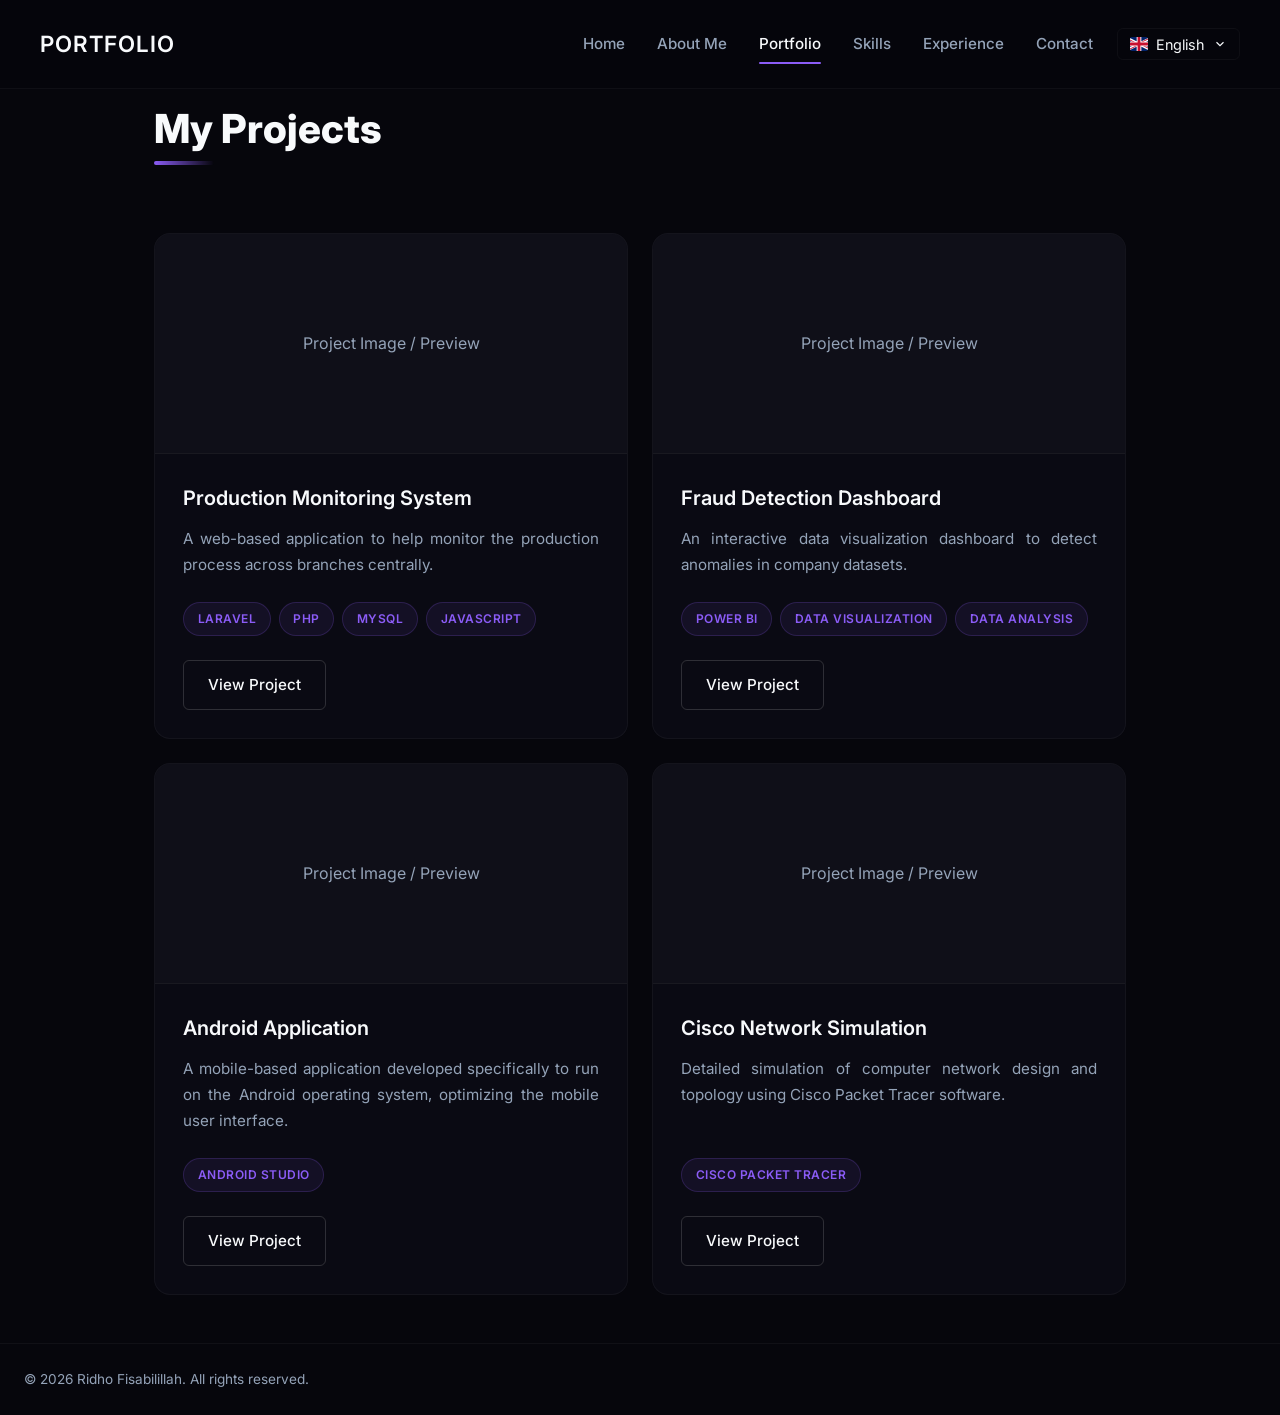
<file: portfolio.html>
<!DOCTYPE html>
<html lang="en">
<head>
    <meta charset="UTF-8">
    <meta name="viewport" content="width=device-width, initial-scale=1.0">
    <title>Portfolio - Ridho Fisabilillah</title>
    <link rel="stylesheet" href="css/style.css">
    <link rel="stylesheet" href="css/layout.css?v=6">
    <link rel="stylesheet" href="css/animations.css">
    <link rel="stylesheet" href="css/components.css?v=4">
    <link rel="stylesheet" href="css/portfolio.css">
    <link rel="stylesheet" href="css/responsive.css">
</head>
<body>
    <!-- Global Loader -->
    <div class="loader-wrapper" id="global-loader">
        <div class="loader-circle"></div>
    </div>

    <!-- Main -->
    <main class="main-content">
        <!-- Top Navbar -->
        <nav class="topbar">
            <h1 class="page-title" data-i18n="nav_portfolio">Portfolio</h1>
            <div style="display: flex; align-items: center;">
                <div class="nav-links">
                    <a href="index.html" data-i18n="nav_home">Home</a>
                    <a href="about.html" data-i18n="nav_about">About Me</a>
                    <a href="portfolio.html" class="active" data-i18n="nav_portfolio">Portfolio</a>
                    <a href="skills.html" data-i18n="nav_skills">Skills</a>
                    <a href="experience.html" data-i18n="nav_experience">Experience</a>
                    <a href="contact.html" data-i18n="nav_contact">Contact</a>
                </div>
                
                <!-- Language Dropdown -->
                <div class="lang-dropdown">
                    <button class="lang-btn" id="lang-btn">
                        <img src="assets/images/en-flag.svg" alt="English" class="flag-icon" id="current-flag">
                        <span id="current-lang">English</span>
                        <svg viewBox="0 0 24 24" fill="none" stroke="currentColor" stroke-width="2"><polyline points="6 9 12 15 18 9"></polyline></svg>
                    </button>
                    <div class="lang-menu" id="lang-menu">
                        <a href="#" data-lang="en" class="lang-option">
                            <img src="assets/images/en-flag.svg" alt="English" class="flag-icon"> English
                        </a>
                        <a href="#" data-lang="id" class="lang-option">
                            <img src="assets/images/id-flag.svg" alt="Indonesia" class="flag-icon"> Indonesia
                        </a>
                    </div>
                </div>
                <button class="mobile-toggle" id="mobile-toggle" aria-label="Toggle menu" style="margin-left: 1rem;">
                    <svg viewBox="0 0 24 24" fill="none" stroke="currentColor" stroke-width="2" stroke-linecap="round" stroke-linejoin="round"><line x1="3" y1="12" x2="21" y2="12"></line><line x1="3" y1="6" x2="21" y2="6"></line><line x1="3" y1="18" x2="21" y2="18"></line></svg>
                </button>
            </div>
        </nav>
        
        <div class="page-container">
            <h2 class="section-title mb-4 reveal fade-up" data-i18n="projects_title">My Projects</h2>
            
            <div class="grid-2">
                <!-- Project 1 -->
                <div class="card project-card reveal fade-up delay-100">
                    <div class="project-img-wrapper"><span>Project Image / Preview</span></div>
                    <div class="project-content">
                        <h3 class="project-title" data-i18n="proj1_title">Production Monitoring System</h3>
                        <p class="project-desc" data-i18n="proj1_desc">A web-based application to help monitor the production process across branches centrally.</p>
                        <div class="badges-container">
                            <span class="badge">Laravel</span><span class="badge">PHP</span><span class="badge">MySQL</span><span class="badge">JavaScript</span>
                        </div>
                        <a href="#" class="btn btn-outline mt-2" style="align-self: flex-start; margin-top: auto;" data-i18n="btn_view_project">View Project</a>
                    </div>
                </div>

                <!-- Project 2 -->
                <div class="card project-card reveal fade-up delay-200">
                    <div class="project-img-wrapper"><span>Project Image / Preview</span></div>
                    <div class="project-content">
                        <h3 class="project-title" data-i18n="proj2_title">Power BI Fraud Detection Dashboard</h3>
                        <p class="project-desc" data-i18n="proj2_desc">Dashboard visualisasi data interaktif untuk mendeteksi anomali...</p>
                        <div class="badges-container">
                            <span class="badge">Power BI</span><span class="badge">Data Visualization</span><span class="badge">Data Analysis</span>
                        </div>
                        <a href="#" class="btn btn-outline mt-2" style="align-self: flex-start; margin-top: auto;" data-i18n="btn_view_project">View Project</a>
                    </div>
                </div>

                <!-- Project 3 -->
                <div class="card project-card reveal fade-up delay-300">
                    <div class="project-img-wrapper"><span>Project Image / Preview</span></div>
                    <div class="project-content">
                        <h3 class="project-title" data-i18n="proj3_title">Android Application</h3>
                        <p class="project-desc" data-i18n="proj3_desc">Aplikasi berbasis mobile yang dikembangkan khusus...</p>
                        <div class="badges-container">
                            <span class="badge">Android Studio</span>
                        </div>
                        <a href="#" class="btn btn-outline mt-2" style="align-self: flex-start; margin-top: auto;" data-i18n="btn_view_project">View Project</a>
                    </div>
                </div>

                <!-- Project 4 -->
                <div class="card project-card reveal fade-up delay-400">
                    <div class="project-img-wrapper"><span>Project Image / Preview</span></div>
                    <div class="project-content">
                        <h3 class="project-title" data-i18n="proj4_title">Cisco Network Simulation</h3>
                        <p class="project-desc" data-i18n="proj4_desc">Simulasi desain dan topologi jaringan komputer...</p>
                        <div class="badges-container">
                            <span class="badge">Cisco Packet Tracer</span>
                        </div>
                        <a href="#" class="btn btn-outline mt-2" style="align-self: flex-start; margin-top: auto;" data-i18n="btn_view_project">View Project</a>
                    </div>
                </div>
            </div>
        </div>
        <footer><p data-i18n="footer_text">&copy; 2026 Ridho Fisabilillah. All rights reserved.</p></footer>
    </main>
    <script src="js/lang.js?v=4"></script>
    <script src="js/script.js?v=9"></script>
</body>
</html>
</file>
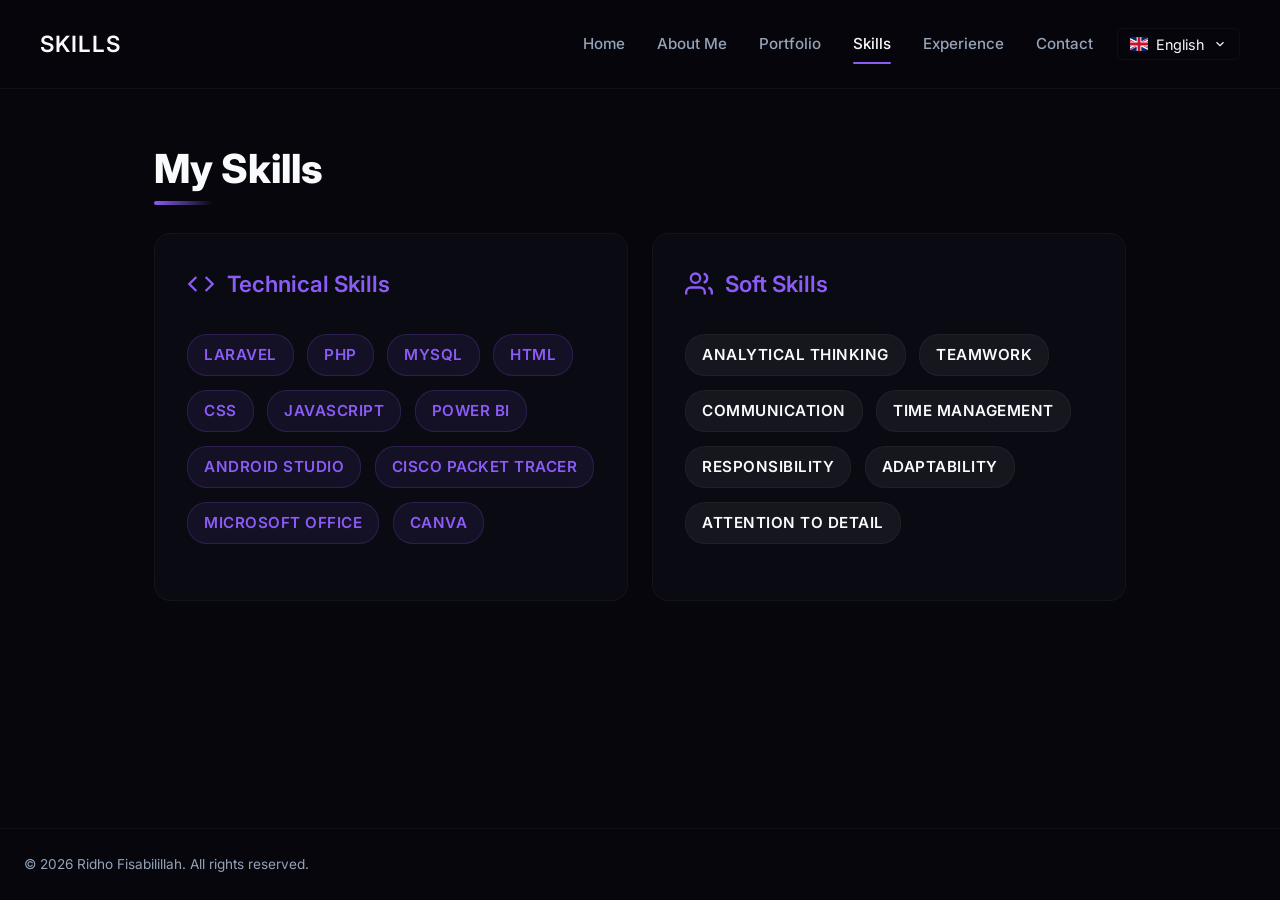
<file: skills.html>
<!DOCTYPE html>
<html lang="en">
<head>
    <meta charset="UTF-8">
    <meta name="viewport" content="width=device-width, initial-scale=1.0">
    <title>Skills - Ridho Fisabilillah</title>
    <link rel="stylesheet" href="css/style.css">
    <link rel="stylesheet" href="css/layout.css?v=6">
    <link rel="stylesheet" href="css/animations.css">
    <link rel="stylesheet" href="css/components.css?v=4">
    <link rel="stylesheet" href="css/skills.css">
    <link rel="stylesheet" href="css/responsive.css">
</head>
<body>
    <!-- Global Loader -->
    <div class="loader-wrapper" id="global-loader">
        <div class="loader-circle"></div>
    </div>

    <!-- Main -->
    <main class="main-content">
        <!-- Top Navbar -->
        <nav class="topbar">
            <h1 class="page-title" data-i18n="nav_skills">Skills</h1>
            <div style="display: flex; align-items: center;">
                <div class="nav-links">
                    <a href="index.html" data-i18n="nav_home">Home</a>
                    <a href="about.html" data-i18n="nav_about">About Me</a>
                    <a href="portfolio.html" data-i18n="nav_portfolio">Portfolio</a>
                    <a href="skills.html" class="active" data-i18n="nav_skills">Skills</a>
                    <a href="experience.html" data-i18n="nav_experience">Experience</a>
                    <a href="contact.html" data-i18n="nav_contact">Contact</a>
                </div>
                
                <!-- Language Dropdown -->
                <div class="lang-dropdown">
                    <button class="lang-btn" id="lang-btn">
                        <img src="assets/images/en-flag.svg" alt="English" class="flag-icon" id="current-flag">
                        <span id="current-lang">English</span>
                        <svg viewBox="0 0 24 24" fill="none" stroke="currentColor" stroke-width="2"><polyline points="6 9 12 15 18 9"></polyline></svg>
                    </button>
                    <div class="lang-menu" id="lang-menu">
                        <a href="#" data-lang="en" class="lang-option">
                            <img src="assets/images/en-flag.svg" alt="English" class="flag-icon"> English
                        </a>
                        <a href="#" data-lang="id" class="lang-option">
                            <img src="assets/images/id-flag.svg" alt="Indonesia" class="flag-icon"> Indonesia
                        </a>
                    </div>
                </div>
                <button class="mobile-toggle" id="mobile-toggle" aria-label="Toggle menu" style="margin-left: 1rem;">
                    <svg viewBox="0 0 24 24" fill="none" stroke="currentColor" stroke-width="2" stroke-linecap="round" stroke-linejoin="round"><line x1="3" y1="12" x2="21" y2="12"></line><line x1="3" y1="6" x2="21" y2="6"></line><line x1="3" y1="18" x2="21" y2="18"></line></svg>
                </button>
            </div>
        </nav>
        
        <div class="page-container">
            <h2 class="section-title mb-4 reveal fade-up" data-i18n="skills_title">My Skills</h2>
            
            <div class="grid-2">
                <!-- Technical Skills -->
                <div class="card reveal fade-up delay-100">
                    <h3 class="mb-4" style="color: var(--accent); display: flex; align-items: center; gap: 0.75rem; font-size: 1.4rem;">
                        <svg viewBox="0 0 24 24" fill="none" stroke="currentColor" stroke-width="2" style="width:28px;height:28px;"><polyline points="16 18 22 12 16 6"></polyline><polyline points="8 6 2 12 8 18"></polyline></svg>
                        <span data-i18n="tech_skills">Technical Skills</span>
                    </h3>
                    <div class="badges-container" style="gap: 0.85rem;">
                        <span class="badge" style="font-size: 0.95rem; padding: 0.5rem 1rem;">Laravel</span>
                        <span class="badge" style="font-size: 0.95rem; padding: 0.5rem 1rem;">PHP</span>
                        <span class="badge" style="font-size: 0.95rem; padding: 0.5rem 1rem;">MySQL</span>
                        <span class="badge" style="font-size: 0.95rem; padding: 0.5rem 1rem;">HTML</span>
                        <span class="badge" style="font-size: 0.95rem; padding: 0.5rem 1rem;">CSS</span>
                        <span class="badge" style="font-size: 0.95rem; padding: 0.5rem 1rem;">JavaScript</span>
                        <span class="badge" style="font-size: 0.95rem; padding: 0.5rem 1rem;">Power BI</span>
                        <span class="badge" style="font-size: 0.95rem; padding: 0.5rem 1rem;">Android Studio</span>
                        <span class="badge" style="font-size: 0.95rem; padding: 0.5rem 1rem;">Cisco Packet Tracer</span>
                        <span class="badge" style="font-size: 0.95rem; padding: 0.5rem 1rem;">Microsoft Office</span>
                        <span class="badge" style="font-size: 0.95rem; padding: 0.5rem 1rem;">Canva</span>
                    </div>
                </div>
                
                <!-- Soft Skills -->
                <div class="card reveal fade-up delay-200">
                    <h3 class="mb-4" style="color: var(--accent); display: flex; align-items: center; gap: 0.75rem; font-size: 1.4rem;">
                        <svg viewBox="0 0 24 24" fill="none" stroke="currentColor" stroke-width="2" style="width:28px;height:28px;"><path d="M17 21v-2a4 4 0 0 0-4-4H5a4 4 0 0 0-4 4v2"></path><circle cx="9" cy="7" r="4"></circle><path d="M23 21v-2a4 4 0 0 0-3-3.87"></path><path d="M16 3.13a4 4 0 0 1 0 7.75"></path></svg>
                        <span data-i18n="soft_skills">Soft Skills</span>
                    </h3>
                    <div class="badges-container" style="gap: 0.85rem;">
                        <span class="badge" style="font-size: 0.95rem; padding: 0.5rem 1rem; background-color: rgba(255,255,255,0.05); border-color: var(--border); color: var(--text-primary);" data-i18n="skill_analytical">Analytical Thinking</span>
                        <span class="badge" style="font-size: 0.95rem; padding: 0.5rem 1rem; background-color: rgba(255,255,255,0.05); border-color: var(--border); color: var(--text-primary);" data-i18n="skill_teamwork">Teamwork</span>
                        <span class="badge" style="font-size: 0.95rem; padding: 0.5rem 1rem; background-color: rgba(255,255,255,0.05); border-color: var(--border); color: var(--text-primary);" data-i18n="skill_communication">Communication</span>
                        <span class="badge" style="font-size: 0.95rem; padding: 0.5rem 1rem; background-color: rgba(255,255,255,0.05); border-color: var(--border); color: var(--text-primary);" data-i18n="skill_time">Time Management</span>
                        <span class="badge" style="font-size: 0.95rem; padding: 0.5rem 1rem; background-color: rgba(255,255,255,0.05); border-color: var(--border); color: var(--text-primary);" data-i18n="skill_responsibility">Responsibility</span>
                        <span class="badge" style="font-size: 0.95rem; padding: 0.5rem 1rem; background-color: rgba(255,255,255,0.05); border-color: var(--border); color: var(--text-primary);" data-i18n="skill_adaptability">Adaptability</span>
                        <span class="badge" style="font-size: 0.95rem; padding: 0.5rem 1rem; background-color: rgba(255,255,255,0.05); border-color: var(--border); color: var(--text-primary);" data-i18n="skill_attention">Attention to Detail</span>
                    </div>
                </div>
            </div>
        </div>
        <footer><p data-i18n="footer_text">&copy; 2026 Ridho Fisabilillah. All rights reserved.</p></footer>
    </main>
    <script src="js/lang.js?v=4"></script>
    <script src="js/script.js?v=9"></script>
</body>
</html>
</file>
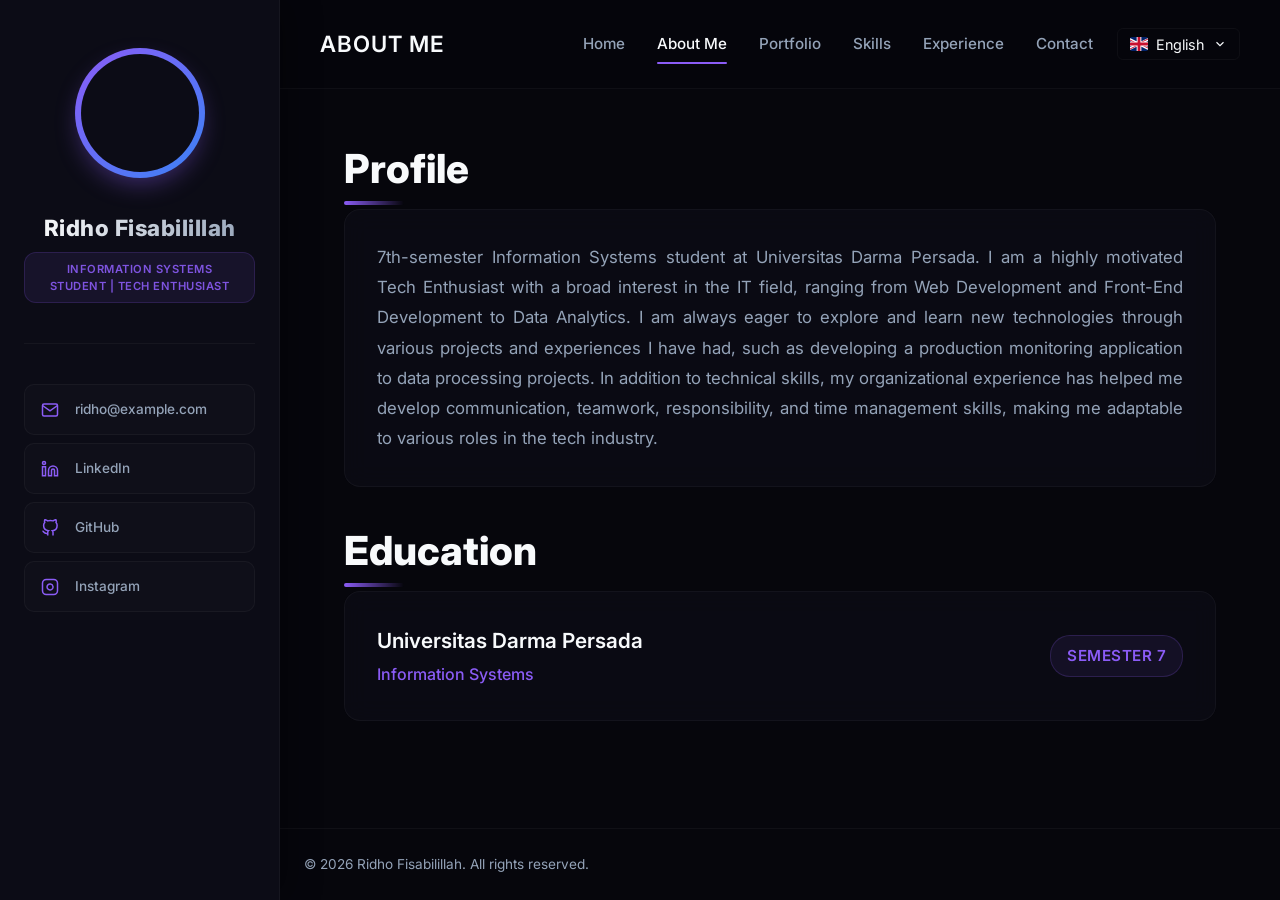
<file: ridho-portfolio/about.html>
<!DOCTYPE html>
<html lang="en">
<head>
    <meta charset="UTF-8">
    <meta name="viewport" content="width=device-width, initial-scale=1.0">
    <title>About Me - Ridho Fisabilillah</title>
    <link rel="stylesheet" href="css/style.css">
    <link rel="stylesheet" href="css/components.css">
    <link rel="stylesheet" href="css/responsive.css">
</head>
<body>
    <!-- Global Loader -->
    <div class="loader-wrapper" id="global-loader">
        <div class="loader-circle"></div>
    </div>
    <!-- Sidebar -->
    <aside class="sidebar" id="sidebar">
        <!-- profile -->
        <div class="profile-section">
            <div class="profile-img"></div>
            <h2 class="profile-name">Ridho Fisabilillah</h2>
            <p class="profile-role" data-i18n="sidebar_role">Information Systems Student</p>
        </div>
        <!-- contact -->
        <div class="contact-info">
            <div class="contact-item">
                <svg viewBox="0 0 24 24" fill="none" stroke="currentColor" stroke-width="2"><path d="M4 4h16c1.1 0 2 .9 2 2v12c0 1.1-.9 2-2 2H4c-1.1 0-2-.9-2-2V6c0-1.1.9-2 2-2z"></path><polyline points="22,6 12,13 2,6"></polyline></svg>
                <a href="mailto:ridho@example.com">ridho@example.com</a>
            </div>
            <div class="contact-item">
                <svg viewBox="0 0 24 24" fill="none" stroke="currentColor" stroke-width="2"><path d="M16 8a6 6 0 0 1 6 6v7h-4v-7a2 2 0 0 0-2-2 2 2 0 0 0-2 2v7h-4v-7a6 6 0 0 1 6-6z"></path><rect x="2" y="9" width="4" height="12"></rect><circle cx="4" cy="4" r="2"></circle></svg>
                <a href="#">LinkedIn</a>
            </div>
            <div class="contact-item">
                <svg viewBox="0 0 24 24" fill="none" stroke="currentColor" stroke-width="2"><path d="M9 19c-5 1.5-5-2.5-7-3m14 6v-3.87a3.37 3.37 0 0 0-.94-2.61c3.14-.35 6.44-1.54 6.44-7A5.44 5.44 0 0 0 20 4.77 5.07 5.07 0 0 0 19.91 1S18.73.65 16 2.48a13.38 13.38 0 0 0-7 0C6.27.65 5.09 1 5.09 1A5.07 5.07 0 0 0 5 4.77a5.44 5.44 0 0 0-1.5 3.78c0 5.42 3.3 6.61 6.44 7A3.37 3.37 0 0 0 9 18.13V22"></path></svg>
                <a href="#">GitHub</a>
            </div>
            <div class="contact-item">
                <svg viewBox="0 0 24 24" fill="none" stroke="currentColor" stroke-width="2"><rect x="2" y="2" width="20" height="20" rx="5" ry="5"></rect><path d="M16 11.37A4 4 0 1 1 12.63 8 4 4 0 0 1 16 11.37z"></path><line x1="17.5" y1="6.5" x2="17.51" y2="6.5"></line></svg>
                <a href="#">Instagram</a>
            </div>
        </div>
        <nav class="sidebar-nav">
            <a href="index.html" data-i18n="nav_home">Home</a>
            <a href="about.html" class="active" data-i18n="nav_about">About Me</a>
            <a href="portfolio.html" data-i18n="nav_portfolio">Portfolio</a>
            <a href="skills.html" data-i18n="nav_skills">Skills</a>
            <a href="experience.html" data-i18n="nav_experience">Experience</a>
            <a href="contact.html" data-i18n="nav_contact">Contact</a>
        </nav>
    </aside>
    <!-- Main -->
    <main class="main-content">
        <!-- Top Navbar -->
        <nav class="topbar">
            <h1 class="page-title" data-i18n="nav_about">About Me</h1>
            <div style="display: flex; align-items: center;">
                <div class="nav-links">
                    <a href="index.html" data-i18n="nav_home">Home</a>
                    <a href="about.html" class="active" data-i18n="nav_about">About Me</a>
                    <a href="portfolio.html" data-i18n="nav_portfolio">Portfolio</a>
                    <a href="skills.html" data-i18n="nav_skills">Skills</a>
                    <a href="experience.html" data-i18n="nav_experience">Experience</a>
                    <a href="contact.html" data-i18n="nav_contact">Contact</a>
                </div>
                <!-- Language Dropdown -->
                <div class="lang-dropdown">
                    <button class="lang-btn" id="lang-btn">
                        <img src="assets/images/en-flag.svg" alt="English" class="flag-icon" id="current-flag">
                        <span id="current-lang">English</span>
                        <svg viewBox="0 0 24 24" fill="none" stroke="currentColor" stroke-width="2"><polyline points="6 9 12 15 18 9"></polyline></svg>
                    </button>
                    <div class="lang-menu" id="lang-menu">
                        <a href="#" data-lang="en" class="lang-option">
                            <img src="assets/images/en-flag.svg" alt="English" class="flag-icon"> English
                        </a>
                        <a href="#" data-lang="id" class="lang-option">
                            <img src="assets/images/id-flag.svg" alt="Indonesia" class="flag-icon"> Indonesia
                        </a>
                    </div>
                </div>
                <button class="mobile-toggle" id="mobile-toggle" aria-label="Toggle menu" style="margin-left: 1rem;">
                    <svg viewBox="0 0 24 24" fill="none" stroke="currentColor" stroke-width="2" stroke-linecap="round" stroke-linejoin="round"><line x1="3" y1="12" x2="21" y2="12"></line><line x1="3" y1="6" x2="21" y2="6"></line><line x1="3" y1="18" x2="21" y2="18"></line></svg>
                </button>
            </div>
        </nav>
        
        <!-- content -->
        <div class="page-container">
            <section class="about-section">
                <h2 class="section-title reveal fade-up" data-i18n="profile_title">Profile</h2>
                <div class="card mb-4 mt-2 reveal fade-up delay-100">
                    <p style="font-size: 1.05rem; line-height: 1.8;" data-i18n="profile_desc">
                        "7th-semester Information Systems student at Darma Persada University with experience in web application development, data processing, and organization..."
                    </p>
                </div>
            </section>
            
            <section class="education-section mt-5">
                <h2 class="section-title reveal fade-up" data-i18n="education_title">Education</h2>
                <div class="card mt-2 reveal fade-up delay-100">
                    <div style="display: flex; justify-content: space-between; flex-wrap: wrap; gap: 1rem; align-items: center;">
                        <div>
                            <h3 style="font-size: 1.3rem; margin-bottom: 0.25rem; color: var(--text-primary);" data-i18n="uni_name">Universitas Darma Persada</h3>
                            <p style="color: var(--accent); font-weight: 500;" data-i18n="uni_major">Information Systems</p>
                        </div>
                        <div style="text-align: right;">
                            <span class="badge" style="font-size: 0.95rem; padding: 0.5rem 1rem;" data-i18n="uni_semester">Semester 7</span>
                        </div>
                    </div>
                </div>
            </section>
        </div>

        <!-- Footer -->
        <footer>
            <p data-i18n="footer_text">&copy; 2026 Ridho Fisabilillah. All rights reserved.</p>
        </footer>
    </main>
    <script src="js/lang.js"></script>
    <script src="js/script.js"></script>
</body>
</html>
</file>
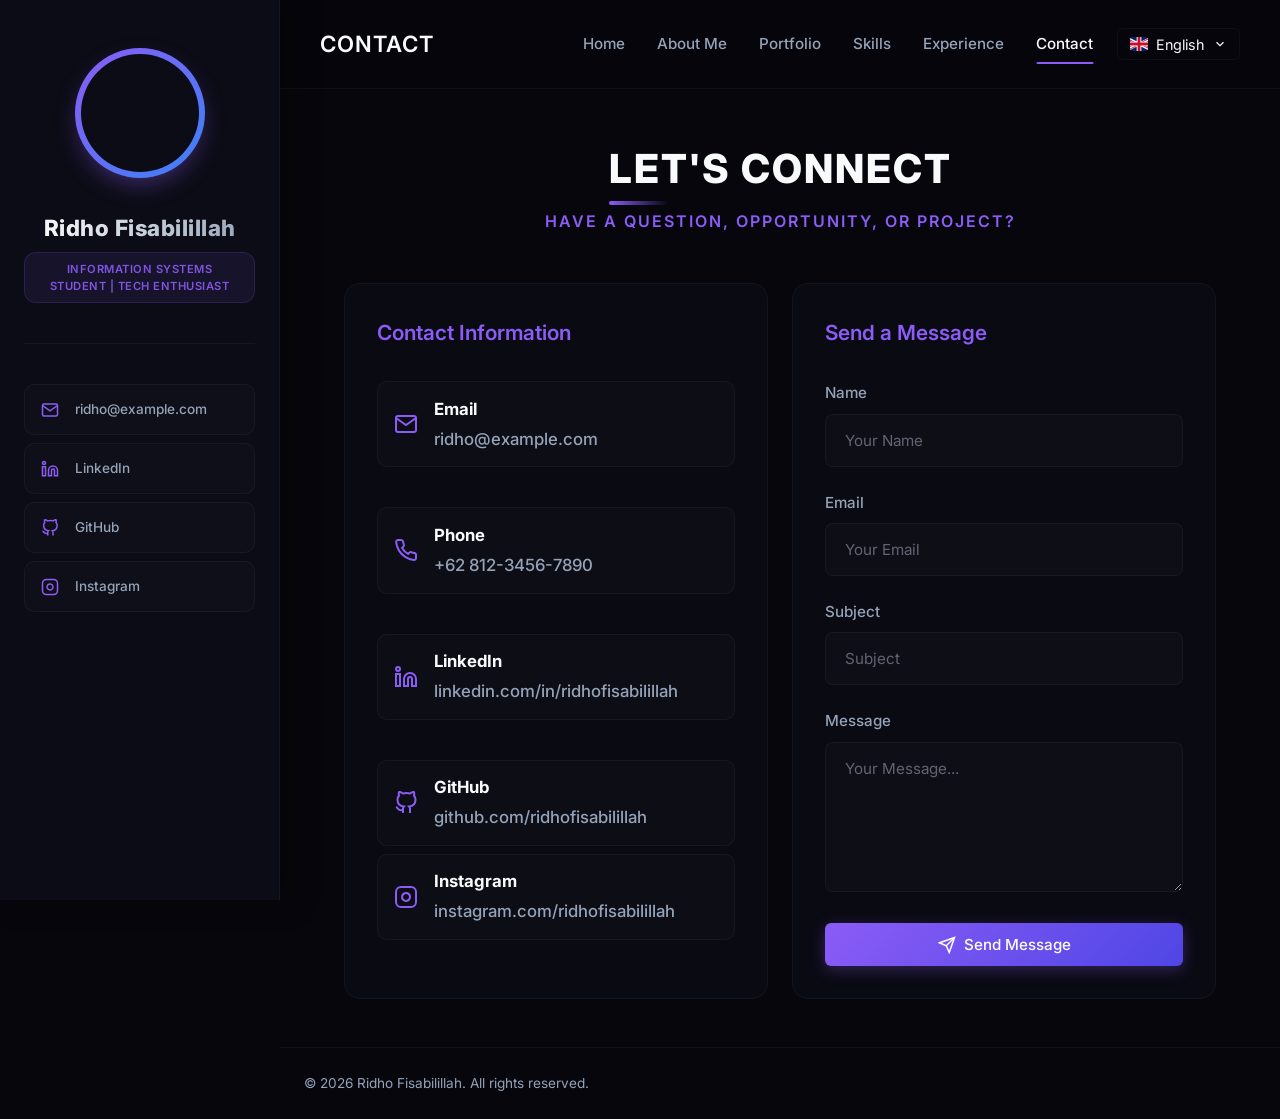
<file: ridho-portfolio/contact.html>
<!DOCTYPE html>
<html lang="en">
<head>
    <meta charset="UTF-8">
    <meta name="viewport" content="width=device-width, initial-scale=1.0">
    <title>Contact - Ridho Fisabilillah</title>
    <link rel="stylesheet" href="css/style.css">
    <link rel="stylesheet" href="css/components.css">
    <link rel="stylesheet" href="css/responsive.css">
</head>
<body>
    <!-- Global Loader -->
    <div class="loader-wrapper" id="global-loader">
        <div class="loader-circle"></div>
    </div>
    <aside class="sidebar" id="sidebar">
        <!-- profile -->
        <div class="profile-section">
            <div class="profile-img"></div>
            <h2 class="profile-name">Ridho Fisabilillah</h2>
            <p class="profile-role" data-i18n="sidebar_role">Information Systems Student</p>
        </div>
        
        <div class="contact-info">
            <div class="contact-item">
                <svg viewBox="0 0 24 24" fill="none" stroke="currentColor" stroke-width="2"><path d="M4 4h16c1.1 0 2 .9 2 2v12c0 1.1-.9 2-2 2H4c-1.1 0-2-.9-2-2V6c0-1.1.9-2 2-2z"></path><polyline points="22,6 12,13 2,6"></polyline></svg>
                <a href="mailto:ridho@example.com">ridho@example.com</a>
            </div>
            <div class="contact-item">
                <svg viewBox="0 0 24 24" fill="none" stroke="currentColor" stroke-width="2"><path d="M16 8a6 6 0 0 1 6 6v7h-4v-7a2 2 0 0 0-2-2 2 2 0 0 0-2 2v7h-4v-7a6 6 0 0 1 6-6z"></path><rect x="2" y="9" width="4" height="12"></rect><circle cx="4" cy="4" r="2"></circle></svg>
                <a href="#">LinkedIn</a>
            </div>
            <div class="contact-item">
                <svg viewBox="0 0 24 24" fill="none" stroke="currentColor" stroke-width="2"><path d="M9 19c-5 1.5-5-2.5-7-3m14 6v-3.87a3.37 3.37 0 0 0-.94-2.61c3.14-.35 6.44-1.54 6.44-7A5.44 5.44 0 0 0 20 4.77 5.07 5.07 0 0 0 19.91 1S18.73.65 16 2.48a13.38 13.38 0 0 0-7 0C6.27.65 5.09 1 5.09 1A5.07 5.07 0 0 0 5 4.77a5.44 5.44 0 0 0-1.5 3.78c0 5.42 3.3 6.61 6.44 7A3.37 3.37 0 0 0 9 18.13V22"></path></svg>
                <a href="#">GitHub</a>
            </div>
            <div class="contact-item">
                <svg viewBox="0 0 24 24" fill="none" stroke="currentColor" stroke-width="2"><rect x="2" y="2" width="20" height="20" rx="5" ry="5"></rect><path d="M16 11.37A4 4 0 1 1 12.63 8 4 4 0 0 1 16 11.37z"></path><line x1="17.5" y1="6.5" x2="17.51" y2="6.5"></line></svg>
                <a href="#">Instagram</a>
            </div>
        </div>
        <nav class="sidebar-nav">
            <a href="index.html" data-i18n="nav_home">Home</a>
            <a href="about.html" data-i18n="nav_about">About Me</a>
            <a href="portfolio.html" data-i18n="nav_portfolio">Portfolio</a>
            <a href="skills.html" data-i18n="nav_skills">Skills</a>
            <a href="experience.html" data-i18n="nav_experience">Experience</a>
            <a href="contact.html" class="active" data-i18n="nav_contact">Contact</a>
        </nav>
    </aside>
    <!-- Main -->
    <main class="main-content">
        <!-- Top Navbar -->
        <nav class="topbar">
            <h1 class="page-title" data-i18n="nav_contact">Contact</h1>
            <div style="display: flex; align-items: center;">
                <div class="nav-links">
                    <a href="index.html" data-i18n="nav_home">Home</a>
                    <a href="about.html" data-i18n="nav_about">About Me</a>
                    <a href="portfolio.html" data-i18n="nav_portfolio">Portfolio</a>
                    <a href="skills.html" data-i18n="nav_skills">Skills</a>
                    <a href="experience.html" data-i18n="nav_experience">Experience</a>
                    <a href="contact.html" class="active" data-i18n="nav_contact">Contact</a>
                </div>
                
                <!-- Language Dropdown -->
                <div class="lang-dropdown">
                    <button class="lang-btn" id="lang-btn">
                        <img src="assets/images/en-flag.svg" alt="English" class="flag-icon" id="current-flag">
                        <span id="current-lang">English</span>
                        <svg viewBox="0 0 24 24" fill="none" stroke="currentColor" stroke-width="2"><polyline points="6 9 12 15 18 9"></polyline></svg>
                    </button>
                    <div class="lang-menu" id="lang-menu">
                        <a href="#" data-lang="en" class="lang-option">
                            <img src="assets/images/en-flag.svg" alt="English" class="flag-icon"> English
                        </a>
                        <a href="#" data-lang="id" class="lang-option">
                            <img src="assets/images/id-flag.svg" alt="Indonesia" class="flag-icon"> Indonesia
                        </a>
                    </div>
                </div>

                <button class="mobile-toggle" id="mobile-toggle" aria-label="Toggle menu" style="margin-left: 1rem;">
                    <svg viewBox="0 0 24 24" fill="none" stroke="currentColor" stroke-width="2" stroke-linecap="round" stroke-linejoin="round"><line x1="3" y1="12" x2="21" y2="12"></line><line x1="3" y1="6" x2="21" y2="6"></line><line x1="3" y1="18" x2="21" y2="18"></line></svg>
                </button>
            </div>
        </nav>
        
        <div class="page-container">
            <div class="text-center mb-5 reveal fade-up">
                <h2 class="section-title" style="font-size: 2.5rem; letter-spacing: 2px;" data-i18n="contact_title">LET'S CONNECT</h2>
                <h3 class="section-subtitle" data-i18n="contact_subtitle">Have a question, opportunity, or project?</h3>
            </div>
            
            <div class="grid-2">
                <div class="card reveal fade-up delay-100">
                    <h3 class="mb-4" style="color: var(--accent); font-size: 1.3rem;" data-i18n="contact_info_title">Contact Information</h3>
                    <div class="contact-info" style="font-size: 1.05rem;">
                        <div class="contact-item mb-4">
                            <svg viewBox="0 0 24 24" fill="none" stroke="currentColor" stroke-width="2" style="width:24px;height:24px;"><path d="M4 4h16c1.1 0 2 .9 2 2v12c0 1.1-.9 2-2 2H4c-1.1 0-2-.9-2-2V6c0-1.1.9-2 2-2z"></path><polyline points="22,6 12,13 2,6"></polyline></svg>
                            <div>
                                <strong style="display: block; color: var(--text-primary); margin-bottom: 0.2rem;">Email</strong>
                                <a href="mailto:ridho@example.com">ridho@example.com</a>
                            </div>
                        </div>
                        <div class="contact-item mb-4">
                            <svg viewBox="0 0 24 24" fill="none" stroke="currentColor" stroke-width="2" style="width:24px;height:24px;"><path d="M22 16.92v3a2 2 0 0 1-2.18 2 19.79 19.79 0 0 1-8.63-3.07 19.5 19.5 0 0 1-6-6 19.79 19.79 0 0 1-3.07-8.67A2 2 0 0 1 4.11 2h3a2 2 0 0 1 2 1.72 12.84 12.84 0 0 0 .7 2.81 2 2 0 0 1-.45 2.11L8.09 9.91a16 16 0 0 0 6 6l1.27-1.27a2 2 0 0 1 2.11-.45 12.84 12.84 0 0 0 2.81.7A2 2 0 0 1 22 16.92z"></path></svg>
                            <div>
                                <strong style="display: block; color: var(--text-primary); margin-bottom: 0.2rem;">Phone</strong>
                                <a href="tel:+6281234567890">+62 812-3456-7890</a>
                            </div>
                        </div>
                        <div class="contact-item mb-4">
                            <svg viewBox="0 0 24 24" fill="none" stroke="currentColor" stroke-width="2" style="width:24px;height:24px;"><path d="M16 8a6 6 0 0 1 6 6v7h-4v-7a2 2 0 0 0-2-2 2 2 0 0 0-2 2v7h-4v-7a6 6 0 0 1 6-6z"></path><rect x="2" y="9" width="4" height="12"></rect><circle cx="4" cy="4" r="2"></circle></svg>
                            <div>
                                <strong style="display: block; color: var(--text-primary); margin-bottom: 0.2rem;">LinkedIn</strong>
                                <a href="#">linkedin.com/in/ridhofisabilillah</a>
                            </div>
                        </div>
                        <div class="contact-item">
                            <svg viewBox="0 0 24 24" fill="none" stroke="currentColor" stroke-width="2" style="width:24px;height:24px;"><path d="M9 19c-5 1.5-5-2.5-7-3m14 6v-3.87a3.37 3.37 0 0 0-.94-2.61c3.14-.35 6.44-1.54 6.44-7A5.44 5.44 0 0 0 20 4.77 5.07 5.07 0 0 0 19.91 1S18.73.65 16 2.48a13.38 13.38 0 0 0-7 0C6.27.65 5.09 1 5.09 1A5.07 5.07 0 0 0 5 4.77a5.44 5.44 0 0 0-1.5 3.78c0 5.42 3.3 6.61 6.44 7A3.37 3.37 0 0 0 9 18.13V22"></path></svg>
                            <div>
                                <strong style="display: block; color: var(--text-primary); margin-bottom: 0.2rem;">GitHub</strong>
                                <a href="#">github.com/ridhofisabilillah</a>
                            </div>
                        </div>
                        <div class="contact-item">
                            <svg viewBox="0 0 24 24" fill="none" stroke="currentColor" stroke-width="2" style="width:24px;height:24px;"><rect x="2" y="2" width="20" height="20" rx="5" ry="5"></rect><path d="M16 11.37A4 4 0 1 1 12.63 8 4 4 0 0 1 16 11.37z"></path><line x1="17.5" y1="6.5" x2="17.51" y2="6.5"></line></svg>
                            <div>
                                <strong style="display: block; color: var(--text-primary); margin-bottom: 0.2rem;">Instagram</strong>
                                <a href="#">instagram.com/ridhofisabilillah</a>
                            </div>
                        </div>
                    </div>
                </div>

                <div class="card reveal fade-up delay-200">
                    <h3 class="mb-4" style="color: var(--accent); font-size: 1.3rem;" data-i18n="form_title">Send a Message</h3>
                    <form action="#" method="POST" onsubmit="event.preventDefault(); alert('Message sent!');">
                        <div class="form-group">
                            <label class="form-label" for="name" data-i18n="form_name">Name</label>
                            <input type="text" id="name" name="name" class="form-control" data-i18n="form_name_ph" placeholder="Your Name" required>
                        </div>
                        <div class="form-group">
                            <label class="form-label" for="email" data-i18n="form_email">Email</label>
                            <input type="email" id="email" name="email" class="form-control" data-i18n="form_email_ph" placeholder="Your Email" required>
                        </div>
                        <div class="form-group">
                            <label class="form-label" for="subject" data-i18n="form_subject">Subject</label>
                            <input type="text" id="subject" name="subject" class="form-control" data-i18n="form_subject_ph" placeholder="Subject" required>
                        </div>
                        <div class="form-group">
                            <label class="form-label" for="message" data-i18n="form_message">Message</label>
                            <textarea id="message" name="message" class="form-control" data-i18n="form_message_ph" placeholder="Your Message..." required></textarea>
                        </div>
                        <button type="submit" class="btn btn-primary" style="width: 100%;">
                            <svg viewBox="0 0 24 24" fill="none" stroke="currentColor" stroke-width="2" style="width:18px;height:18px;"><line x1="22" y1="2" x2="11" y2="13"></line><polygon points="22 2 15 22 11 13 2 9 22 2"></polygon></svg>
                            <span data-i18n="btn_send">Send Message</span>
                        </button>
                    </form>
                </div>
            </div>
        </div>
        <footer><p data-i18n="footer_text">&copy; 2026 Ridho Fisabilillah. All rights reserved.</p></footer>
    </main>
    <script src="js/lang.js"></script>
    <script src="js/script.js"></script>
</body>
</html>
</file>
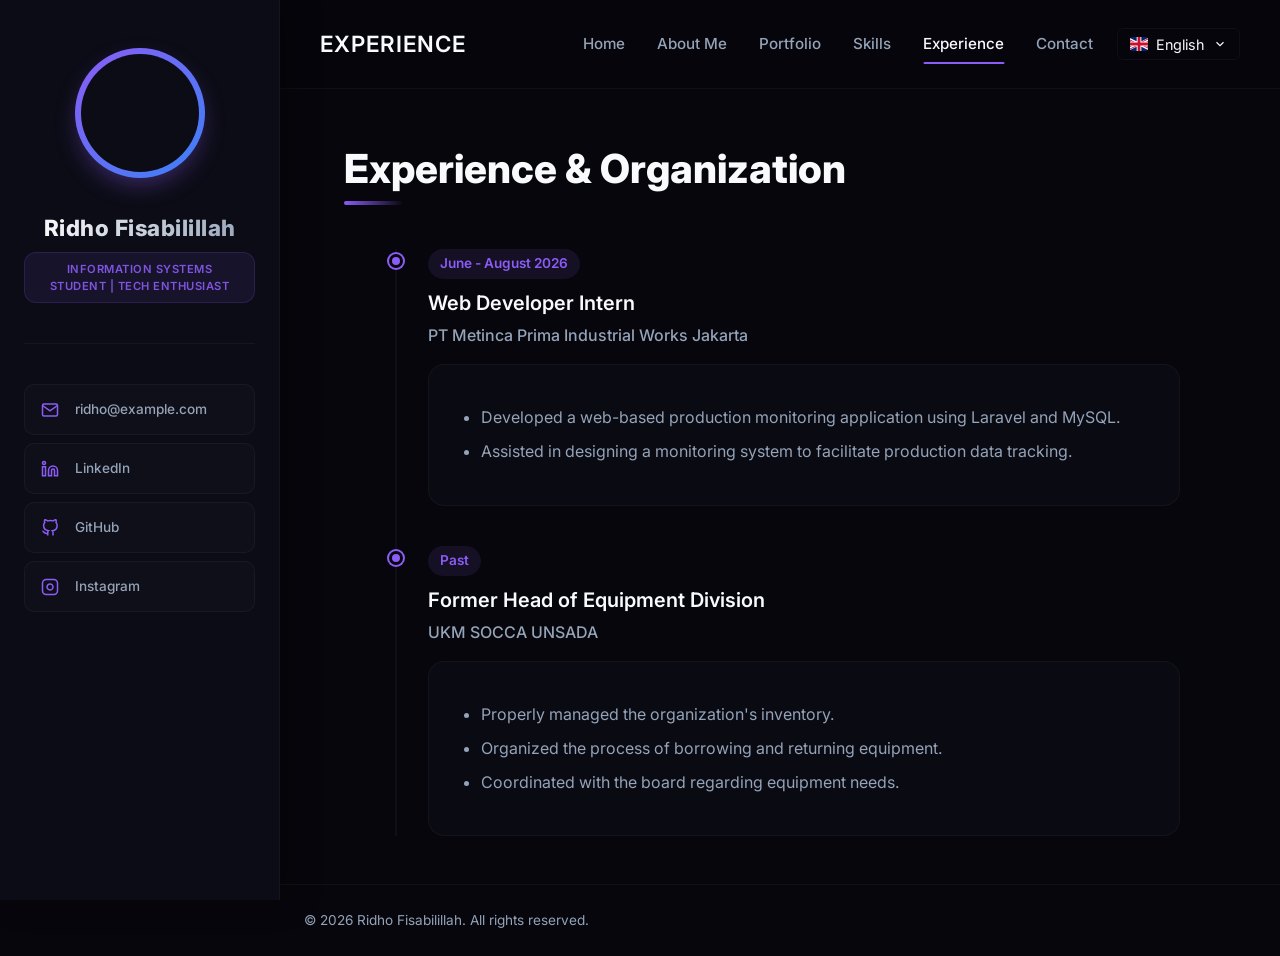
<file: ridho-portfolio/experience.html>
<!DOCTYPE html>
<html lang="en">
<head>
    <meta charset="UTF-8">
    <meta name="viewport" content="width=device-width, initial-scale=1.0">
    <title>Experience - Ridho Fisabilillah</title>
    <link rel="stylesheet" href="css/style.css">
    <link rel="stylesheet" href="css/components.css">
    <link rel="stylesheet" href="css/responsive.css">
</head>
<body>
    <!-- Global Loader -->
    <div class="loader-wrapper" id="global-loader">
        <div class="loader-circle"></div>
    </div>
    <aside class="sidebar" id="sidebar">
        <!-- profile -->
        <div class="profile-section">
            <div class="profile-img"></div>
            <h2 class="profile-name">Ridho Fisabilillah</h2>
            <p class="profile-role" data-i18n="sidebar_role">Information Systems Student</p>
        </div>
        
        <div class="contact-info">
            <div class="contact-item">
                <svg viewBox="0 0 24 24" fill="none" stroke="currentColor" stroke-width="2"><path d="M4 4h16c1.1 0 2 .9 2 2v12c0 1.1-.9 2-2 2H4c-1.1 0-2-.9-2-2V6c0-1.1.9-2 2-2z"></path><polyline points="22,6 12,13 2,6"></polyline></svg>
                <a href="mailto:ridho@example.com">ridho@example.com</a>
            </div>
            <div class="contact-item">
                <svg viewBox="0 0 24 24" fill="none" stroke="currentColor" stroke-width="2"><path d="M16 8a6 6 0 0 1 6 6v7h-4v-7a2 2 0 0 0-2-2 2 2 0 0 0-2 2v7h-4v-7a6 6 0 0 1 6-6z"></path><rect x="2" y="9" width="4" height="12"></rect><circle cx="4" cy="4" r="2"></circle></svg>
                <a href="#">LinkedIn</a>
            </div>
            <div class="contact-item">
                <svg viewBox="0 0 24 24" fill="none" stroke="currentColor" stroke-width="2"><path d="M9 19c-5 1.5-5-2.5-7-3m14 6v-3.87a3.37 3.37 0 0 0-.94-2.61c3.14-.35 6.44-1.54 6.44-7A5.44 5.44 0 0 0 20 4.77 5.07 5.07 0 0 0 19.91 1S18.73.65 16 2.48a13.38 13.38 0 0 0-7 0C6.27.65 5.09 1 5.09 1A5.07 5.07 0 0 0 5 4.77a5.44 5.44 0 0 0-1.5 3.78c0 5.42 3.3 6.61 6.44 7A3.37 3.37 0 0 0 9 18.13V22"></path></svg>
                <a href="#">GitHub</a>
            </div>
            <div class="contact-item">
                <svg viewBox="0 0 24 24" fill="none" stroke="currentColor" stroke-width="2"><rect x="2" y="2" width="20" height="20" rx="5" ry="5"></rect><path d="M16 11.37A4 4 0 1 1 12.63 8 4 4 0 0 1 16 11.37z"></path><line x1="17.5" y1="6.5" x2="17.51" y2="6.5"></line></svg>
                <a href="#">Instagram</a>
            </div>
        </div>
        <nav class="sidebar-nav">
            <a href="index.html" data-i18n="nav_home">Home</a>
            <a href="about.html" data-i18n="nav_about">About Me</a>
            <a href="portfolio.html" data-i18n="nav_portfolio">Portfolio</a>
            <a href="skills.html" data-i18n="nav_skills">Skills</a>
            <a href="experience.html" class="active" data-i18n="nav_experience">Experience</a>
            <a href="contact.html" data-i18n="nav_contact">Contact</a>
        </nav>
    </aside>
    <!-- Main -->
    <main class="main-content">
        <!-- Top Navbar -->
        <nav class="topbar">
            <h1 class="page-title" data-i18n="nav_experience">Experience</h1>
            <div style="display: flex; align-items: center;">
                <div class="nav-links">
                    <a href="index.html" data-i18n="nav_home">Home</a>
                    <a href="about.html" data-i18n="nav_about">About Me</a>
                    <a href="portfolio.html" data-i18n="nav_portfolio">Portfolio</a>
                    <a href="skills.html" data-i18n="nav_skills">Skills</a>
                    <a href="experience.html" class="active" data-i18n="nav_experience">Experience</a>
                    <a href="contact.html" data-i18n="nav_contact">Contact</a>
                </div>
                
                <!-- Language Dropdown -->
                <div class="lang-dropdown">
                    <button class="lang-btn" id="lang-btn">
                        <img src="assets/images/en-flag.svg" alt="English" class="flag-icon" id="current-flag">
                        <span id="current-lang">English</span>
                        <svg viewBox="0 0 24 24" fill="none" stroke="currentColor" stroke-width="2"><polyline points="6 9 12 15 18 9"></polyline></svg>
                    </button>
                    <div class="lang-menu" id="lang-menu">
                        <a href="#" data-lang="en" class="lang-option">
                            <img src="assets/images/en-flag.svg" alt="English" class="flag-icon"> English
                        </a>
                        <a href="#" data-lang="id" class="lang-option">
                            <img src="assets/images/id-flag.svg" alt="Indonesia" class="flag-icon"> Indonesia
                        </a>
                    </div>
                </div>

                <button class="mobile-toggle" id="mobile-toggle" aria-label="Toggle menu" style="margin-left: 1rem;">
                    <svg viewBox="0 0 24 24" fill="none" stroke="currentColor" stroke-width="2" stroke-linecap="round" stroke-linejoin="round"><line x1="3" y1="12" x2="21" y2="12"></line><line x1="3" y1="6" x2="21" y2="6"></line><line x1="3" y1="18" x2="21" y2="18"></line></svg>
                </button>
            </div>
        </nav>
        
        <div class="page-container">
            <h2 class="section-title mb-5 reveal fade-up" data-i18n="exp_title">Experience & Organization</h2>
            
            <div class="timeline mt-4">
                <!-- Experience 1 -->
                <div class="timeline-item reveal slide-right delay-100">
                    <div class="timeline-dot"></div>
                    <div class="timeline-date" data-i18n="exp1_date">June - August 2026</div>
                    <h3 class="timeline-title" data-i18n="exp1_role">Web Developer Intern</h3>
                    <h4 class="timeline-subtitle" data-i18n="exp1_company">PT Metinca Prima Industrial Works Jakarta</h4>
                    <div class="timeline-desc card mt-3">
                        <ul>
                            <li data-i18n="exp1_desc1">Developed a web-based production monitoring application using Laravel and MySQL.</li>
                            <li data-i18n="exp1_desc2">Assisted in designing a monitoring system to facilitate production data tracking.</li>
                        </ul>
                    </div>
                </div>
                
                <!-- Experience 2 -->
                <div class="timeline-item reveal slide-right delay-200">
                    <div class="timeline-dot"></div>
                    <div class="timeline-date" data-i18n="exp2_date">Past</div>
                    <h3 class="timeline-title" data-i18n="exp2_role">Former Head of Equipment Division</h3>
                    <h4 class="timeline-subtitle" data-i18n="exp2_company">UKM SOCCA UNSADA</h4>
                    <div class="timeline-desc card mt-3">
                        <ul>
                            <li data-i18n="exp2_desc1">Properly managed the organization's inventory.</li>
                            <li data-i18n="exp2_desc2">Organized the process of borrowing and returning equipment.</li>
                            <li data-i18n="exp2_desc3">Coordinated with the board regarding equipment needs.</li>
                        </ul>
                    </div>
                </div>
            </div>
        </div>
        <footer><p data-i18n="footer_text">&copy; 2026 Ridho Fisabilillah. All rights reserved.</p></footer>
    </main>
    <script src="js/lang.js"></script>
    <script src="js/script.js"></script>
</body>
</html>
</file>
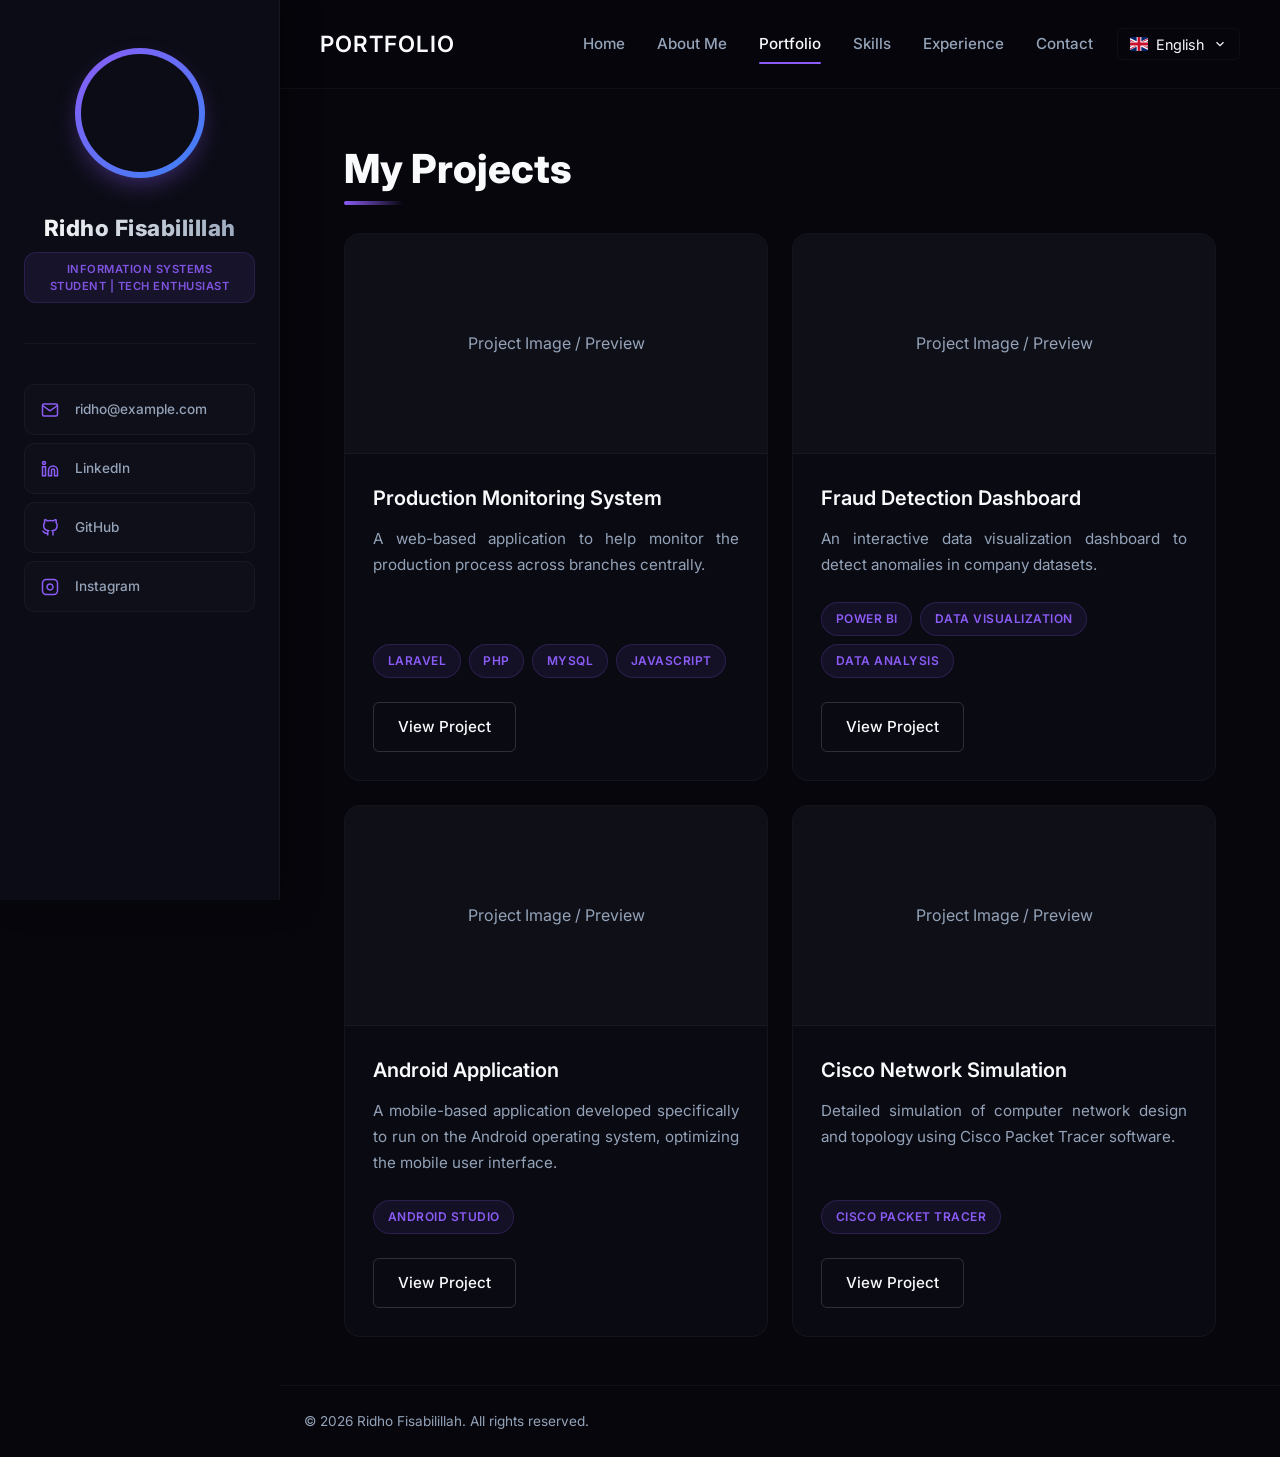
<file: ridho-portfolio/portfolio.html>
<!DOCTYPE html>
<html lang="en">
<head>
    <meta charset="UTF-8">
    <meta name="viewport" content="width=device-width, initial-scale=1.0">
    <title>Portfolio - Ridho Fisabilillah</title>
    <link rel="stylesheet" href="css/style.css">
    <link rel="stylesheet" href="css/components.css">
    <link rel="stylesheet" href="css/responsive.css">
</head>
<body>
    <!-- Global Loader -->
    <div class="loader-wrapper" id="global-loader">
        <div class="loader-circle"></div>
    </div>
    <!-- Sidebar -->
    <aside class="sidebar" id="sidebar">
        <!-- profile -->
        <div class="profile-section">
            <div class="profile-img"></div>
            <h2 class="profile-name">Ridho Fisabilillah</h2>
            <p class="profile-role" data-i18n="sidebar_role">Information Systems Student</p>
        </div>
        
        <div class="contact-info">
            <div class="contact-item">
                <svg viewBox="0 0 24 24" fill="none" stroke="currentColor" stroke-width="2"><path d="M4 4h16c1.1 0 2 .9 2 2v12c0 1.1-.9 2-2 2H4c-1.1 0-2-.9-2-2V6c0-1.1.9-2 2-2z"></path><polyline points="22,6 12,13 2,6"></polyline></svg>
                <a href="mailto:ridho@example.com">ridho@example.com</a>
            </div>
            <div class="contact-item">
                <svg viewBox="0 0 24 24" fill="none" stroke="currentColor" stroke-width="2"><path d="M16 8a6 6 0 0 1 6 6v7h-4v-7a2 2 0 0 0-2-2 2 2 0 0 0-2 2v7h-4v-7a6 6 0 0 1 6-6z"></path><rect x="2" y="9" width="4" height="12"></rect><circle cx="4" cy="4" r="2"></circle></svg>
                <a href="#">LinkedIn</a>
            </div>
            <div class="contact-item">
                <svg viewBox="0 0 24 24" fill="none" stroke="currentColor" stroke-width="2"><path d="M9 19c-5 1.5-5-2.5-7-3m14 6v-3.87a3.37 3.37 0 0 0-.94-2.61c3.14-.35 6.44-1.54 6.44-7A5.44 5.44 0 0 0 20 4.77 5.07 5.07 0 0 0 19.91 1S18.73.65 16 2.48a13.38 13.38 0 0 0-7 0C6.27.65 5.09 1 5.09 1A5.07 5.07 0 0 0 5 4.77a5.44 5.44 0 0 0-1.5 3.78c0 5.42 3.3 6.61 6.44 7A3.37 3.37 0 0 0 9 18.13V22"></path></svg>
                <a href="#">GitHub</a>
            </div>
            <div class="contact-item">
                <svg viewBox="0 0 24 24" fill="none" stroke="currentColor" stroke-width="2"><rect x="2" y="2" width="20" height="20" rx="5" ry="5"></rect><path d="M16 11.37A4 4 0 1 1 12.63 8 4 4 0 0 1 16 11.37z"></path><line x1="17.5" y1="6.5" x2="17.51" y2="6.5"></line></svg>
                <a href="#">Instagram</a>
            </div>
        </div>
        <nav class="sidebar-nav">
            <a href="index.html" data-i18n="nav_home">Home</a>
            <a href="about.html" data-i18n="nav_about">About Me</a>
            <a href="portfolio.html" class="active" data-i18n="nav_portfolio">Portfolio</a>
            <a href="skills.html" data-i18n="nav_skills">Skills</a>
            <a href="experience.html" data-i18n="nav_experience">Experience</a>
            <a href="contact.html" data-i18n="nav_contact">Contact</a>
        </nav>
    </aside>
    <!-- Main -->
    <main class="main-content">
        <!-- Top Navbar -->
        <nav class="topbar">
            <h1 class="page-title" data-i18n="nav_portfolio">Portfolio</h1>
            <div style="display: flex; align-items: center;">
                <div class="nav-links">
                    <a href="index.html" data-i18n="nav_home">Home</a>
                    <a href="about.html" data-i18n="nav_about">About Me</a>
                    <a href="portfolio.html" class="active" data-i18n="nav_portfolio">Portfolio</a>
                    <a href="skills.html" data-i18n="nav_skills">Skills</a>
                    <a href="experience.html" data-i18n="nav_experience">Experience</a>
                    <a href="contact.html" data-i18n="nav_contact">Contact</a>
                </div>
                
                <!-- Language Dropdown -->
                <div class="lang-dropdown">
                    <button class="lang-btn" id="lang-btn">
                        <img src="assets/images/en-flag.svg" alt="English" class="flag-icon" id="current-flag">
                        <span id="current-lang">English</span>
                        <svg viewBox="0 0 24 24" fill="none" stroke="currentColor" stroke-width="2"><polyline points="6 9 12 15 18 9"></polyline></svg>
                    </button>
                    <div class="lang-menu" id="lang-menu">
                        <a href="#" data-lang="en" class="lang-option">
                            <img src="assets/images/en-flag.svg" alt="English" class="flag-icon"> English
                        </a>
                        <a href="#" data-lang="id" class="lang-option">
                            <img src="assets/images/id-flag.svg" alt="Indonesia" class="flag-icon"> Indonesia
                        </a>
                    </div>
                </div>

                <button class="mobile-toggle" id="mobile-toggle" aria-label="Toggle menu" style="margin-left: 1rem;">
                    <svg viewBox="0 0 24 24" fill="none" stroke="currentColor" stroke-width="2" stroke-linecap="round" stroke-linejoin="round"><line x1="3" y1="12" x2="21" y2="12"></line><line x1="3" y1="6" x2="21" y2="6"></line><line x1="3" y1="18" x2="21" y2="18"></line></svg>
                </button>
            </div>
        </nav>
        
        <div class="page-container">
            <h2 class="section-title mb-4 reveal fade-up" data-i18n="projects_title">My Projects</h2>
            
            <div class="grid-2">
                <!-- Project 1 -->
                <div class="card project-card reveal fade-up delay-100">
                    <div class="project-img-wrapper"><span>Project Image / Preview</span></div>
                    <div class="project-content">
                        <h3 class="project-title" data-i18n="proj1_title">Production Monitoring System</h3>
                        <p class="project-desc" data-i18n="proj1_desc">A web-based application to help monitor the production process across branches centrally.</p>
                        <div class="badges-container">
                            <span class="badge">Laravel</span><span class="badge">PHP</span><span class="badge">MySQL</span><span class="badge">JavaScript</span>
                        </div>
                        <a href="#" class="btn btn-outline mt-2" style="align-self: flex-start; margin-top: auto;" data-i18n="btn_view_project">View Project</a>
                    </div>
                </div>

                <!-- Project 2 -->
                <div class="card project-card reveal fade-up delay-200">
                    <div class="project-img-wrapper"><span>Project Image / Preview</span></div>
                    <div class="project-content">
                        <h3 class="project-title" data-i18n="proj2_title">Power BI Fraud Detection Dashboard</h3>
                        <p class="project-desc" data-i18n="proj2_desc">Dashboard visualisasi data interaktif untuk mendeteksi anomali...</p>
                        <div class="badges-container">
                            <span class="badge">Power BI</span><span class="badge">Data Visualization</span><span class="badge">Data Analysis</span>
                        </div>
                        <a href="#" class="btn btn-outline mt-2" style="align-self: flex-start; margin-top: auto;" data-i18n="btn_view_project">View Project</a>
                    </div>
                </div>

                <!-- Project 3 -->
                <div class="card project-card reveal fade-up delay-300">
                    <div class="project-img-wrapper"><span>Project Image / Preview</span></div>
                    <div class="project-content">
                        <h3 class="project-title" data-i18n="proj3_title">Android Application</h3>
                        <p class="project-desc" data-i18n="proj3_desc">Aplikasi berbasis mobile yang dikembangkan khusus...</p>
                        <div class="badges-container">
                            <span class="badge">Android Studio</span>
                        </div>
                        <a href="#" class="btn btn-outline mt-2" style="align-self: flex-start; margin-top: auto;" data-i18n="btn_view_project">View Project</a>
                    </div>
                </div>

                <!-- Project 4 -->
                <div class="card project-card reveal fade-up delay-400">
                    <div class="project-img-wrapper"><span>Project Image / Preview</span></div>
                    <div class="project-content">
                        <h3 class="project-title" data-i18n="proj4_title">Cisco Network Simulation</h3>
                        <p class="project-desc" data-i18n="proj4_desc">Simulasi desain dan topologi jaringan komputer...</p>
                        <div class="badges-container">
                            <span class="badge">Cisco Packet Tracer</span>
                        </div>
                        <a href="#" class="btn btn-outline mt-2" style="align-self: flex-start; margin-top: auto;" data-i18n="btn_view_project">View Project</a>
                    </div>
                </div>
            </div>
        </div>
        <footer><p data-i18n="footer_text">&copy; 2026 Ridho Fisabilillah. All rights reserved.</p></footer>
    </main>
    <script src="js/lang.js"></script>
    <script src="js/script.js"></script>
</body>
</html>
</file>
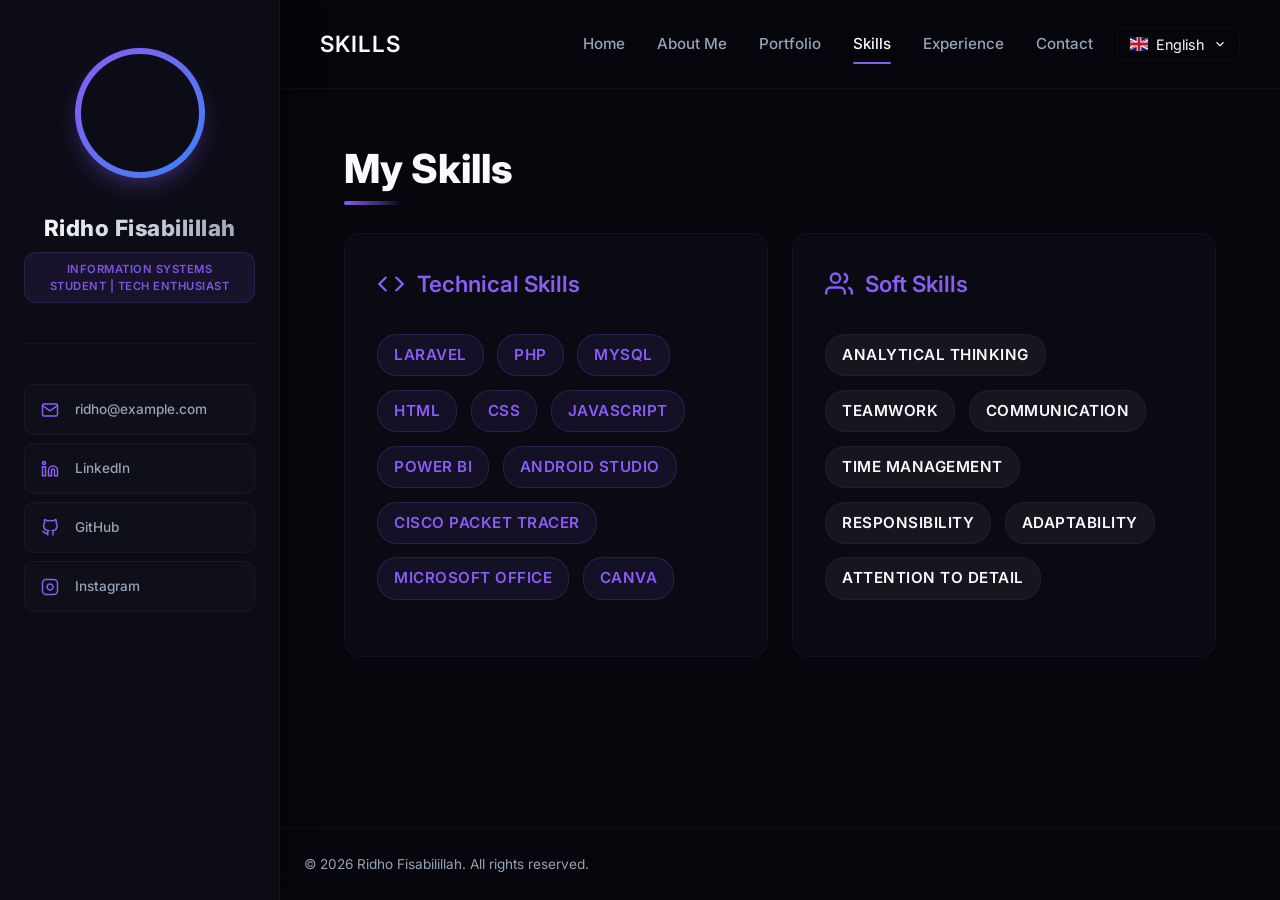
<file: ridho-portfolio/skills.html>
<!DOCTYPE html>
<html lang="en">
<head>
    <meta charset="UTF-8">
    <meta name="viewport" content="width=device-width, initial-scale=1.0">
    <title>Skills - Ridho Fisabilillah</title>
    <link rel="stylesheet" href="css/style.css">
    <link rel="stylesheet" href="css/components.css">
    <link rel="stylesheet" href="css/responsive.css">
</head>
<body>
    <!-- Global Loader -->
    <div class="loader-wrapper" id="global-loader">
        <div class="loader-circle"></div>
    </div>
    <aside class="sidebar" id="sidebar">
        <!-- profile -->
        <div class="profile-section">
            <div class="profile-img"></div>
            <h2 class="profile-name">Ridho Fisabilillah</h2>
            <p class="profile-role" data-i18n="sidebar_role">Information Systems Student</p>
        </div>
        
        <div class="contact-info">
            <div class="contact-item">
                <svg viewBox="0 0 24 24" fill="none" stroke="currentColor" stroke-width="2"><path d="M4 4h16c1.1 0 2 .9 2 2v12c0 1.1-.9 2-2 2H4c-1.1 0-2-.9-2-2V6c0-1.1.9-2 2-2z"></path><polyline points="22,6 12,13 2,6"></polyline></svg>
                <a href="mailto:ridho@example.com">ridho@example.com</a>
            </div>
            <div class="contact-item">
                <svg viewBox="0 0 24 24" fill="none" stroke="currentColor" stroke-width="2"><path d="M16 8a6 6 0 0 1 6 6v7h-4v-7a2 2 0 0 0-2-2 2 2 0 0 0-2 2v7h-4v-7a6 6 0 0 1 6-6z"></path><rect x="2" y="9" width="4" height="12"></rect><circle cx="4" cy="4" r="2"></circle></svg>
                <a href="#">LinkedIn</a>
            </div>
            <div class="contact-item">
                <svg viewBox="0 0 24 24" fill="none" stroke="currentColor" stroke-width="2"><path d="M9 19c-5 1.5-5-2.5-7-3m14 6v-3.87a3.37 3.37 0 0 0-.94-2.61c3.14-.35 6.44-1.54 6.44-7A5.44 5.44 0 0 0 20 4.77 5.07 5.07 0 0 0 19.91 1S18.73.65 16 2.48a13.38 13.38 0 0 0-7 0C6.27.65 5.09 1 5.09 1A5.07 5.07 0 0 0 5 4.77a5.44 5.44 0 0 0-1.5 3.78c0 5.42 3.3 6.61 6.44 7A3.37 3.37 0 0 0 9 18.13V22"></path></svg>
                <a href="#">GitHub</a>
            </div>
            <div class="contact-item">
                <svg viewBox="0 0 24 24" fill="none" stroke="currentColor" stroke-width="2"><rect x="2" y="2" width="20" height="20" rx="5" ry="5"></rect><path d="M16 11.37A4 4 0 1 1 12.63 8 4 4 0 0 1 16 11.37z"></path><line x1="17.5" y1="6.5" x2="17.51" y2="6.5"></line></svg>
                <a href="#">Instagram</a>
            </div>
        </div>
        <nav class="sidebar-nav">
            <a href="index.html" data-i18n="nav_home">Home</a>
            <a href="about.html" data-i18n="nav_about">About Me</a>
            <a href="portfolio.html" data-i18n="nav_portfolio">Portfolio</a>
            <a href="skills.html" class="active" data-i18n="nav_skills">Skills</a>
            <a href="experience.html" data-i18n="nav_experience">Experience</a>
            <a href="contact.html" data-i18n="nav_contact">Contact</a>
        </nav>
    </aside>
    <!-- Main -->
    <main class="main-content">
        <!-- Top Navbar -->
        <nav class="topbar">
            <h1 class="page-title" data-i18n="nav_skills">Skills</h1>
            <div style="display: flex; align-items: center;">
                <div class="nav-links">
                    <a href="index.html" data-i18n="nav_home">Home</a>
                    <a href="about.html" data-i18n="nav_about">About Me</a>
                    <a href="portfolio.html" data-i18n="nav_portfolio">Portfolio</a>
                    <a href="skills.html" class="active" data-i18n="nav_skills">Skills</a>
                    <a href="experience.html" data-i18n="nav_experience">Experience</a>
                    <a href="contact.html" data-i18n="nav_contact">Contact</a>
                </div>
                
                <!-- Language Dropdown -->
                <div class="lang-dropdown">
                    <button class="lang-btn" id="lang-btn">
                        <img src="assets/images/en-flag.svg" alt="English" class="flag-icon" id="current-flag">
                        <span id="current-lang">English</span>
                        <svg viewBox="0 0 24 24" fill="none" stroke="currentColor" stroke-width="2"><polyline points="6 9 12 15 18 9"></polyline></svg>
                    </button>
                    <div class="lang-menu" id="lang-menu">
                        <a href="#" data-lang="en" class="lang-option">
                            <img src="assets/images/en-flag.svg" alt="English" class="flag-icon"> English
                        </a>
                        <a href="#" data-lang="id" class="lang-option">
                            <img src="assets/images/id-flag.svg" alt="Indonesia" class="flag-icon"> Indonesia
                        </a>
                    </div>
                </div>

                <button class="mobile-toggle" id="mobile-toggle" aria-label="Toggle menu" style="margin-left: 1rem;">
                    <svg viewBox="0 0 24 24" fill="none" stroke="currentColor" stroke-width="2" stroke-linecap="round" stroke-linejoin="round"><line x1="3" y1="12" x2="21" y2="12"></line><line x1="3" y1="6" x2="21" y2="6"></line><line x1="3" y1="18" x2="21" y2="18"></line></svg>
                </button>
            </div>
        </nav>
        
        <div class="page-container">
            <h2 class="section-title mb-4 reveal fade-up" data-i18n="skills_title">My Skills</h2>
            
            <div class="grid-2">
                <!-- Technical Skills -->
                <div class="card reveal fade-up delay-100">
                    <h3 class="mb-4" style="color: var(--accent); display: flex; align-items: center; gap: 0.75rem; font-size: 1.4rem;">
                        <svg viewBox="0 0 24 24" fill="none" stroke="currentColor" stroke-width="2" style="width:28px;height:28px;"><polyline points="16 18 22 12 16 6"></polyline><polyline points="8 6 2 12 8 18"></polyline></svg>
                        <span data-i18n="tech_skills">Technical Skills</span>
                    </h3>
                    <div class="badges-container" style="gap: 0.85rem;">
                        <span class="badge" style="font-size: 0.95rem; padding: 0.5rem 1rem;">Laravel</span>
                        <span class="badge" style="font-size: 0.95rem; padding: 0.5rem 1rem;">PHP</span>
                        <span class="badge" style="font-size: 0.95rem; padding: 0.5rem 1rem;">MySQL</span>
                        <span class="badge" style="font-size: 0.95rem; padding: 0.5rem 1rem;">HTML</span>
                        <span class="badge" style="font-size: 0.95rem; padding: 0.5rem 1rem;">CSS</span>
                        <span class="badge" style="font-size: 0.95rem; padding: 0.5rem 1rem;">JavaScript</span>
                        <span class="badge" style="font-size: 0.95rem; padding: 0.5rem 1rem;">Power BI</span>
                        <span class="badge" style="font-size: 0.95rem; padding: 0.5rem 1rem;">Android Studio</span>
                        <span class="badge" style="font-size: 0.95rem; padding: 0.5rem 1rem;">Cisco Packet Tracer</span>
                        <span class="badge" style="font-size: 0.95rem; padding: 0.5rem 1rem;">Microsoft Office</span>
                        <span class="badge" style="font-size: 0.95rem; padding: 0.5rem 1rem;">Canva</span>
                    </div>
                </div>
                
                <!-- Soft Skills -->
                <div class="card reveal fade-up delay-200">
                    <h3 class="mb-4" style="color: var(--accent); display: flex; align-items: center; gap: 0.75rem; font-size: 1.4rem;">
                        <svg viewBox="0 0 24 24" fill="none" stroke="currentColor" stroke-width="2" style="width:28px;height:28px;"><path d="M17 21v-2a4 4 0 0 0-4-4H5a4 4 0 0 0-4 4v2"></path><circle cx="9" cy="7" r="4"></circle><path d="M23 21v-2a4 4 0 0 0-3-3.87"></path><path d="M16 3.13a4 4 0 0 1 0 7.75"></path></svg>
                        <span data-i18n="soft_skills">Soft Skills</span>
                    </h3>
                    <div class="badges-container" style="gap: 0.85rem;">
                        <span class="badge" style="font-size: 0.95rem; padding: 0.5rem 1rem; background-color: rgba(255,255,255,0.05); border-color: var(--border); color: var(--text-primary);" data-i18n="skill_analytical">Analytical Thinking</span>
                        <span class="badge" style="font-size: 0.95rem; padding: 0.5rem 1rem; background-color: rgba(255,255,255,0.05); border-color: var(--border); color: var(--text-primary);" data-i18n="skill_teamwork">Teamwork</span>
                        <span class="badge" style="font-size: 0.95rem; padding: 0.5rem 1rem; background-color: rgba(255,255,255,0.05); border-color: var(--border); color: var(--text-primary);" data-i18n="skill_communication">Communication</span>
                        <span class="badge" style="font-size: 0.95rem; padding: 0.5rem 1rem; background-color: rgba(255,255,255,0.05); border-color: var(--border); color: var(--text-primary);" data-i18n="skill_time">Time Management</span>
                        <span class="badge" style="font-size: 0.95rem; padding: 0.5rem 1rem; background-color: rgba(255,255,255,0.05); border-color: var(--border); color: var(--text-primary);" data-i18n="skill_responsibility">Responsibility</span>
                        <span class="badge" style="font-size: 0.95rem; padding: 0.5rem 1rem; background-color: rgba(255,255,255,0.05); border-color: var(--border); color: var(--text-primary);" data-i18n="skill_adaptability">Adaptability</span>
                        <span class="badge" style="font-size: 0.95rem; padding: 0.5rem 1rem; background-color: rgba(255,255,255,0.05); border-color: var(--border); color: var(--text-primary);" data-i18n="skill_attention">Attention to Detail</span>
                    </div>
                </div>
            </div>
        </div>
        <footer><p data-i18n="footer_text">&copy; 2026 Ridho Fisabilillah. All rights reserved.</p></footer>
    </main>
    <script src="js/lang.js"></script>
    <script src="js/script.js"></script>
</body>
</html>
</file>
<file: css/style.css>
@import url('https://fonts.googleapis.com/css2?family=Inter:wght@300;400;500;600;700&display=swap');

:root {
    --bg-primary: #06060c; /* Deepest violet-black */
    --bg-secondary: #0c0c16;
    --bg-card: #131320;
    --accent: #8b5cf6; /* Vibrant Purple */
    --accent-hover: #a78bfa;
    --text-primary: #f8fafc;
    --text-secondary: #94a3b8;
    --border: rgba(255,255,255,0.04);
    --sidebar-width: 280px;

    /* Animation Tokens */
    --transition-fast: 0.2s cubic-bezier(0.4, 0, 0.2, 1);
    --transition-base: 0.4s cubic-bezier(0.4, 0, 0.2, 1);
    --transition-smooth: 0.8s cubic-bezier(0.22, 1, 0.36, 1);
}

* {
    margin: 0;
    padding: 0;
    box-sizing: border-box;
}

body {
    font-family: 'Inter', sans-serif;
    background-color: var(--bg-primary);
    color: var(--text-primary);
    line-height: 1.6;
    display: flex;
    min-height: 100vh;
    overflow-x: hidden;
}

/* Typography */
h1, h2, h3, h4, h5, h6 {
    color: var(--text-primary);
    font-weight: 600;
}

p {
    color: var(--text-secondary);
    text-align: justify;
    text-justify: inter-word;
    -webkit-hyphens: auto;
    -ms-hyphens: auto;
    hyphens: auto;
    word-break: break-word;
    line-height: 1.7;
}
</file>
<file: css/layout.css>
/* Sidebar */
.sidebar {
    width: var(--sidebar-width);
    background: var(--bg-secondary);
    border-right: 1px solid var(--border);
    position: fixed;
    height: 100vh;
    display: flex;
    flex-direction: column;
    padding: 3rem 1.5rem;
    overflow-y: auto;
    z-index: 100;
    transition: transform 0.3s cubic-bezier(0.4, 0, 0.2, 1), opacity 0.3s ease, filter 0.3s ease;
    box-shadow: 10px 0 30px rgba(0, 0, 0, 0.3);
}

.sidebar::-webkit-scrollbar {
    width: 5px;
}

.sidebar::-webkit-scrollbar-thumb {
    background-color: var(--accent);
    border-radius: 4px;
}

.profile-section {
    text-align: center;
    margin-bottom: 2.5rem;
    padding-bottom: 2.5rem;
    border-bottom: 1px solid var(--border);
    position: relative;
}

.profile-img {
    width: 130px;
    height: 130px;
    border-radius: 50%;
    object-fit: cover;
    margin-bottom: 1.5rem;
    background-color: var(--bg-card);
    display: inline-block;
    padding: 4px;
    border: 2px solid transparent;
    background-image: linear-gradient(var(--bg-secondary), var(--bg-secondary)), linear-gradient(135deg, var(--accent), #3b82f6);
    background-origin: border-box;
    background-clip: content-box, border-box;
    box-shadow: 0 10px 25px -5px rgba(139, 92, 246, 0.4);
    transition: transform 0.4s cubic-bezier(0.175, 0.885, 0.32, 1.275), box-shadow 0.4s cubic-bezier(0.175, 0.885, 0.32, 1.275);
}

.profile-img:hover {
    transform: scale(1.05) translateY(-5px);
    box-shadow: 0 15px 35px -5px rgba(139, 92, 246, 0.6);
}

.profile-name {
    font-size: 1.4rem;
    margin-bottom: 0.4rem;
    color: var(--text-primary);
    font-weight: 800;
    letter-spacing: 0.5px;
    background: linear-gradient(to right, #fff, #94a3b8);
    -webkit-background-clip: text;
    -webkit-text-fill-color: transparent;
}

.profile-role {
    font-size: 0.7rem;
    color: var(--accent);
    font-weight: 600;
    text-transform: uppercase;
    letter-spacing: 0.5px;
    opacity: 0.9;
    background: rgba(139, 92, 246, 0.1);
    padding: 0.5rem 0.8rem;
    border-radius: 12px;
    display: inline-block;
    border: 1px solid rgba(139, 92, 246, 0.2);
    line-height: 1.5;
    text-align: center;
}

.contact-info {
    font-size: 0.85rem;
    color: var(--text-secondary);
    display: flex;
    flex-direction: column;
    gap: 0.5rem;
}

.contact-item {
    display: flex;
    align-items: center;
    gap: 1rem;
    padding: 0.85rem 1rem;
    border-radius: 10px;
    background: rgba(255, 255, 255, 0.015);
    border: 1px solid var(--border);
    transition: transform 0.3s ease, background-color 0.3s ease, border-color 0.3s ease;
    position: relative;
    overflow: hidden;
}

.contact-item::before {
    content: '';
    position: absolute;
    top: 0;
    left: 0;
    width: 3px;
    height: 100%;
    background: var(--accent);
    transform: scaleY(0);
    transition: transform 0.3s ease;
    transform-origin: bottom;
}

.contact-item:hover {
    background: rgba(139, 92, 246, 0.05);
    border-color: rgba(139, 92, 246, 0.2);
    transform: translateX(4px);
    box-shadow: 0 4px 12px rgba(0, 0, 0, 0.1);
}

.contact-item:hover::before {
    transform: scaleY(1);
    transform-origin: top;
}

.contact-item svg {
    color: var(--accent);
    width: 18px;
    height: 18px;
    flex-shrink: 0;
    transition: transform 0.3s ease, color 0.3s ease;
}

.contact-item:hover svg {
    transform: scale(1.1) rotate(5deg);
    color: var(--accent-hover);
}

.contact-item a,
.contact-item span {
    color: var(--text-secondary);
    text-decoration: none;
    transition: color 0.3s ease;
    word-break: break-all;
    font-weight: 500;
}

.contact-item a:hover {
    color: var(--text-primary);
}

/* Mobile Nav in Sidebar (Hidden on desktop) */
.sidebar-nav {
    display: none;
}

/* Main Content */
.main-content {
    flex: 1;
    margin-left: 0;
    display: flex;
    flex-direction: column;
    min-height: 100vh;
    width: 100%;
}

/* Top Navbar */
.topbar {
    background-color: rgba(6, 6, 12, 0.85);
    /* Matches new --bg-primary */
    backdrop-filter: blur(12px);
    -webkit-backdrop-filter: blur(12px);
    padding: clamp(1rem, 2vw, 1.5rem) clamp(1.5rem, 4vw, 2.5rem);
    display: flex;
    justify-content: space-between;
    align-items: center;
    border-bottom: 1px solid var(--border);
    position: relative;
    z-index: 90;
}



.page-title {
    font-size: 1.4rem;
    font-weight: 600;
    text-transform: uppercase;
    letter-spacing: 1px;
}

.nav-links {
    display: flex;
    gap: 2rem;
}

.nav-links a {
    color: var(--text-secondary);
    text-decoration: none;
    font-size: 0.95rem;
    font-weight: 500;
    transition: color 0.3s ease;
    position: relative;
    padding: 0.5rem 0;
}

.nav-links a:hover {
    color: var(--accent-hover);
}

.nav-links a.active {
    color: var(--text-primary);
}

.nav-links a::after {
    content: '';
    position: absolute;
    bottom: 0;
    left: 50%;
    transform: translateX(-50%);
    width: 0;
    height: 2px;
    background-color: var(--accent);
    border-radius: 2px;
    transition: width 0.3s ease, background-color 0.3s ease;
}

@media (hover: hover) {
    .nav-links a:hover::after {
        width: 100%;
        background-color: var(--accent-hover);
    }
}

.nav-links a.active::after {
    width: 100%;
}

/* Mobile Toggle */
.mobile-toggle {
    display: none;
    background: none;
    border: none;
    color: var(--text-primary);
    cursor: pointer;
    padding: 0.5rem;
    border-radius: 4px;
    transition: background-color 0.3s ease;
}

.mobile-toggle:hover {
    background-color: var(--bg-secondary);
}

.mobile-toggle svg {
    width: 24px;
    height: 24px;
}

/* Page Container */
.page-container {
    padding: clamp(1.5rem, 4vw, 3rem) clamp(1.5rem, 5vw, 4rem);
    flex: 1;
    width: 100%;
    max-width: 1100px;
    margin: 0 auto;
    animation: pageEnter 0.6s cubic-bezier(0.22, 1, 0.36, 1) forwards;
    opacity: 0;
}

/* Footer */
footer {
    text-align: center;
    padding: 1.5rem;
    color: var(--text-secondary);
    font-size: 0.85rem;
    border-top: 1px solid var(--border);
}

/* Language Dropdown */
.lang-dropdown {
    position: relative;
    margin-left: 1.5rem;
}

.lang-btn {
    display: flex;
    align-items: center;
    gap: 0.5rem;
    background: transparent;
    border: 1px solid var(--border);
    color: var(--text-primary);
    padding: 0.4rem 0.75rem;
    border-radius: 6px;
    cursor: pointer;
    font-family: inherit;
    font-size: 0.9rem;
    transition: background-color 0.3s ease, color 0.3s ease;
}

.lang-btn:hover {
    background-color: rgba(255, 255, 255, 0.05);
}

.lang-btn svg {
    width: 14px;
    height: 14px;
    transition: transform 0.3s ease;
}

.lang-btn.active svg {
    transform: rotate(180deg);
}

.flag-icon {
    width: 18px;
    height: 14px;
    object-fit: cover;
    border-radius: 2px;
}

.lang-menu {
    position: absolute;
    top: 110%;
    right: 0;
    background-color: var(--bg-card);
    border: 1px solid var(--border);
    border-radius: 6px;
    min-width: 130px;
    box-shadow: 0 4px 12px rgba(0, 0, 0, 0.2);
    display: flex;
    flex-direction: column;
    opacity: 0;
    visibility: hidden;
    transform: translateY(10px);
    transition: opacity 0.3s ease, visibility 0.3s ease, transform 0.3s ease;
    z-index: 100;
}

.lang-menu.active {
    opacity: 1;
    visibility: visible;
    transform: translateY(0);
}

.lang-option {
    display: flex;
    align-items: center;
    gap: 0.5rem;
    padding: 0.6rem 1rem;
    color: var(--text-secondary);
    text-decoration: none;
    font-size: 0.9rem;
    transition: background-color 0.2s;
}

.lang-option:hover {
    background-color: rgba(255, 255, 255, 0.05);
    color: var(--text-primary);
}
</file>
<file: css/animations.css>
@keyframes pageEnter {
    from { opacity: 0; transform: translateY(15px); }
    to { opacity: 1; transform: translateY(0); }
}

@keyframes pageLeave {
    from { opacity: 1; transform: translateY(0); }
    to { opacity: 0; transform: translateY(-15px); }
}

/* Global Loader */
.loader-wrapper {
    position: fixed;
    top: 0;
    left: var(--sidebar-width);
    width: calc(100vw - var(--sidebar-width));
    height: 100vh;
    background-color: var(--bg-primary);
    display: flex;
    justify-content: center;
    align-items: center;
    z-index: 9999;
    transition: opacity 0.5s ease, visibility 0.5s ease;
}

.loader-wrapper.fade-out {
    opacity: 0;
    visibility: hidden;
}

.loader-circle {
    width: 40px;
    height: 40px;
    border: 3px solid rgba(139, 92, 246, 0.2);
    border-top-color: var(--accent);
    border-radius: 50%;
    animation: spin 1s linear infinite;
}

@keyframes spin {
    to { transform: rotate(360deg); }
}

/* Core Animation System (Phase 1) */
.reveal, .animate-on-scroll {
    opacity: 0;
    will-change: opacity, transform;
    transition: all var(--transition-smooth);
}

/* Variations */
.reveal.fade-up, .animate-on-scroll {
    transform: translateY(40px);
}
.reveal.fade-up.reverse-anim, .animate-on-scroll.reverse-anim {
    transform: translateY(-40px);
}
.reveal.fade-in {
    transform: translateY(0);
}
.reveal.slide-left {
    transform: translateX(-40px);
}
.reveal.slide-left.reverse-anim {
    transform: translateX(40px);
}
.reveal.slide-right {
    transform: translateX(40px);
}
.reveal.slide-right.reverse-anim {
    transform: translateX(-40px);
}
.reveal.scale-in {
    transform: scale(0.9);
}

/* Active State */
.reveal.is-visible, .animate-on-scroll.is-visible {
    opacity: 1;
    transform: translate(0) scale(1);
}

/* Stagger Delays */
.delay-100 { transition-delay: 100ms; }
.delay-200 { transition-delay: 200ms; }
.delay-300 { transition-delay: 300ms; }
.delay-400 { transition-delay: 400ms; }
.delay-500 { transition-delay: 500ms; }

/* Accessibility: Reduced Motion */
@media (prefers-reduced-motion: reduce) {
    *, *::before, *::after {
        animation-duration: 0.01ms !important;
        animation-iteration-count: 1 !important;
        transition-duration: 0.01ms !important;
        scroll-behavior: auto !important;
    }
    .reveal, .animate-on-scroll {
        opacity: 1 !important;
        transform: none !important;
        transition: none !important;
    }
}

/* Language Text Change Animations */
.lang-exit {
    opacity: 0 !important;
    transform: translateY(8px) scale(0.98) !important;
    transition: opacity 0.3s ease, transform 0.3s ease !important;
}

.lang-enter {
    animation: textEnterLang 0.4s cubic-bezier(0.175, 0.885, 0.32, 1.275) forwards;
}

@keyframes textEnterLang {
    from {
        opacity: 0;
        transform: translateY(-8px) scale(0.98);
    }
    to {
        opacity: 1;
        transform: translateY(0) scale(1);
    }
}
</file>
<file: css/components.css>
/* Buttons */
.btn {
    display: inline-flex;
    align-items: center;
    justify-content: center;
    gap: 0.5rem;
    padding: 0.75rem 1.5rem;
    border-radius: 6px;
    font-weight: 500;
    text-decoration: none;
    cursor: pointer;
    transition: transform 0.2s cubic-bezier(0.4, 0, 0.2, 1), background-color 0.3s ease, border-color 0.3s ease, box-shadow 0.3s ease, color 0.3s ease;
    border: none;
    font-size: 0.95rem;
    font-family: inherit;
}

.btn-primary {
    background: linear-gradient(135deg, var(--accent), #4f46e5);
    color: #fff;
    border: none;
    box-shadow: 0 4px 15px rgba(139, 92, 246, 0.3);
}

.btn-outline {
    background-color: transparent;
    color: var(--text-primary);
    border: 1px solid rgba(255, 255, 255, 0.15);
}

@media (hover: hover) {
    .btn-primary:hover {
        background: linear-gradient(135deg, var(--accent-hover), #6366f1);
        transform: translateY(-3px);
        box-shadow: 0 8px 25px rgba(139, 92, 246, 0.5);
    }
    .btn-outline:hover {
        background-color: rgba(255, 255, 255, 0.05);
        border-color: var(--text-secondary);
        transform: translateY(-3px);
    }
}

.btn:active {
    transform: scale(0.96) translateY(0);
}

.btn:focus-visible {
    outline: 2px solid var(--accent);
    outline-offset: 3px;
}

.section-title {
    font-size: clamp(1.8rem, 4vw + 0.5rem, 2.5rem);
    font-weight: 800;
    margin-bottom: 0.5rem;
    color: var(--text-primary);
    position: relative;
    display: inline-block;
}

.section-title::after {
    content: '';
    position: absolute;
    bottom: -4px;
    left: 0;
    width: 60px;
    height: 4px;
    background: linear-gradient(90deg, var(--accent), transparent);
    border-radius: 2px;
}

.section-subtitle {
    font-size: clamp(0.85rem, 2vw + 0.2rem, 1rem);
    color: var(--accent);
    margin-bottom: clamp(1rem, 3vw, 1.5rem);
    font-weight: 600;
    text-transform: uppercase;
    letter-spacing: 2px;
}

/* Layout Utilities */
.mb-1 { margin-bottom: 0.5rem; }
.mb-2 { margin-bottom: 1rem; }
.mb-3 { margin-bottom: 1.5rem; }
.mb-4 { margin-bottom: 2rem; }
.mb-5 { margin-bottom: 3rem; }

.mt-4 { margin-top: 2rem; }

.text-center { text-align: center; }

/* Grid Systems */
.grid-2 {
    display: grid;
    grid-template-columns: repeat(2, 1fr);
    gap: 1.5rem;
}

.grid-3 {
    display: grid;
    grid-template-columns: repeat(3, 1fr);
    gap: 1.5rem;
}

/* Cards */
.card {
    background: rgba(19, 19, 32, 0.4);
    backdrop-filter: blur(12px);
    -webkit-backdrop-filter: blur(12px);
    border: 1px solid var(--border);
    border-radius: 16px;
    padding: clamp(1.25rem, 3vw, 2rem);
    height: 100%;
    display: flex;
    flex-direction: column;
    transition: transform 0.4s cubic-bezier(0.175, 0.885, 0.32, 1.275), box-shadow 0.4s cubic-bezier(0.175, 0.885, 0.32, 1.275), border-color 0.4s ease, background-color 0.4s ease;
}

@media (hover: hover) {
    .card:hover {
        transform: translateY(-8px);
        box-shadow: 0 15px 35px -10px rgba(0, 0, 0, 0.6);
        border-color: rgba(139, 92, 246, 0.3);
        background: rgba(19, 19, 32, 0.8);
    }
}


/* Badges */
.badge {
    display: inline-block;
    padding: 0.4rem 0.85rem;
    border-radius: 20px;
    font-size: 0.75rem;
    font-weight: 600;
    letter-spacing: 0.5px;
    text-transform: uppercase;
    background-color: rgba(139, 92, 246, 0.08);
    color: var(--accent);
    border: 1px solid rgba(139, 92, 246, 0.2);
    transition: transform 0.2s cubic-bezier(0.4, 0, 0.2, 1), background-color 0.3s ease, border-color 0.3s ease;
}

@media (hover: hover) {
    .badge:hover {
        background-color: rgba(139, 92, 246, 0.15);
        border-color: rgba(139, 92, 246, 0.4);
        transform: translateY(-2px);
    }
}

.badges-container {
    display: flex;
    flex-wrap: wrap;
    gap: 0.5rem;
    margin-bottom: 1.5rem;
}
</file>
<file: css/home.css>
/* Hero Section Animasi (Phase 3) */
.hero-section {
    position: relative;
    z-index: 1;
    min-height: calc(100vh - 120px);
    display: flex;
    flex-direction: column;
    justify-content: center;
    margin-top: 2rem; /* Breathing room on mobile */
}

.hero-glow {
    position: absolute;
    top: -20%;
    left: -10%;
    width: 60vw;
    max-width: 800px;
    height: 140%;
    background: radial-gradient(circle, rgba(139, 92, 246, 0.12) 0%, rgba(139, 92, 246, 0) 70%);
    border-radius: 50%;
    z-index: -1;
    pointer-events: none;
    animation: floatGlow 15s ease-in-out infinite alternate;
}

.hero-content-wrapper {
    display: flex;
    align-items: center;
    gap: 3rem;
    flex-direction: column-reverse; /* text below image on mobile */
}

.hero-text-content {
    flex: 1;
}



.hero-image-content {
    display: flex;
    justify-content: center;
    align-items: center;
    width: 100%;
    max-width: 350px; /* limits image size on mobile */
}

.hero-image-container {
    position: relative;
    width: 100%;
    aspect-ratio: 4/5;
    border-radius: 30px;
    z-index: 1;
}

.hero-image-backdrop {
    position: absolute;
    bottom: 0;
    left: 0;
    width: 100%;
    height: 75%;
    background: linear-gradient(145deg, rgba(139, 92, 246, 0.15), rgba(6, 182, 212, 0.05));
    border-top: 1px solid rgba(139, 92, 246, 0.4);
    border-left: 1px solid rgba(139, 92, 246, 0.4);
    border-radius: 30px;
    backdrop-filter: blur(10px);
    -webkit-backdrop-filter: blur(10px);
    z-index: -1;
    box-shadow: 0 15px 35px rgba(0,0,0,0.2);
    transition: all 0.4s ease;
}

.hero-image-container:hover .hero-image-backdrop {
    transform: translateY(-10px);
    box-shadow: 0 25px 45px rgba(139, 92, 246, 0.3);
}

.hero-img {
    width: 100%;
    height: 100%;
    object-fit: cover;
    object-position: bottom center; /* Align person to the bottom */
    border-radius: 30px;
    border: none; /* Remove the hard square border */
    background-color: transparent;
    filter: drop-shadow(0 10px 20px rgba(0,0,0,0.5)); /* 3D shadow on the person */
    position: absolute;
    top: 0;
    left: 0;
    z-index: 2;
    transition: opacity 0.6s cubic-bezier(0.22, 1, 0.36, 1), transform 0.6s cubic-bezier(0.22, 1, 0.36, 1);
}

.img-primary {
    opacity: 1;
    transform: scale(1);
}

.img-hover {
    opacity: 0;
    transform: scale(0.95);
    z-index: 3; /* Hover image sits above primary */
}

/* Hover Effects (Mouse only) */
@media (hover: hover) {
    .hero-image-container:hover .img-primary {
        opacity: 0;
        transform: scale(1.05);
    }
    .hero-image-container:hover .img-hover {
        opacity: 1;
        transform: scale(1);
    }
}

/* Touch Effects (Triggered by JS) */
.hero-image-container.is-tapped .img-primary {
    opacity: 0;
    transform: scale(1.05);
}

.hero-image-container.is-tapped .img-hover {
    opacity: 1;
    transform: scale(1);
}

/* Speech Bubble */
.speech-bubble {
    position: absolute;
    bottom: 100%;
    margin-bottom: -60px;
    left: -100px;
    background-color: rgba(30, 41, 59, 0.85);
    backdrop-filter: blur(8px);
    -webkit-backdrop-filter: blur(8px);
    border: 1px solid rgba(255, 255, 255, 0.1);
    color: white;
    padding: 12px 18px;
    border-radius: 16px;
    font-size: 0.85rem;
    font-weight: 500;
    line-height: 1.4;
    max-width: 220px;
    box-shadow: 0 10px 25px rgba(0, 0, 0, 0.3);
    z-index: 10;
    pointer-events: none;
    animation: floatBubble 3s ease-in-out infinite alternate;
}

/* The triangle tail */
.speech-bubble::after {
    content: '';
    position: absolute;
    bottom: -7px;
    right: 30px;
    width: 14px;
    height: 14px;
    background-color: rgba(30, 41, 59, 0.85);
    border-bottom: 1px solid rgba(255, 255, 255, 0.1);
    border-right: 1px solid rgba(255, 255, 255, 0.1);
    transform: rotate(45deg);
}

@keyframes floatBubble {
    0% { transform: translateY(0); }
    100% { transform: translateY(-8px); }
}

.bubble-primary, .bubble-hover {
    transition: opacity 0.3s ease;
}

.bubble-hover {
    display: none;
}

@media (hover: hover) {
    .hero-image-container:hover .bubble-primary { display: none; }
    .hero-image-container:hover .bubble-hover { display: block; animation: fadeIn 0.3s forwards; }
}

.hero-image-container.is-tapped .bubble-primary { display: none; }
.hero-image-container.is-tapped .bubble-hover { display: block; animation: fadeIn 0.3s forwards; }

@keyframes fadeIn {
    from { opacity: 0; }
    to { opacity: 1; }
}

/* Desktop override */
@media (min-width: 992px) {
    .hero-section {
        margin-top: -5vh; /* Pulled up higher to fit the screen */
    }

    .hero-content-wrapper {
        flex-direction: row; /* text on left, image on right */
        gap: 5rem;
    }
    
    .hero-image-content {
        max-width: 400px; /* Reduced slightly to prevent vertical overflow on small laptops */
    }

    .speech-bubble {
        bottom: auto; /* Reset upward expansion */
        top: 30px; /* Expand downwards */
        left: -120px; /* Place on the left side of the shoulder */
        margin-bottom: 0;
    }

    .speech-bubble::after {
        top: 20px; /* Tail at the top right of the bubble */
        bottom: auto;
        right: -7px;
        left: auto;
    }
}

@keyframes floatGlow {
    0% { transform: translate(0, 0) scale(1); }
    33% { transform: translate(5%, 8%) scale(1.05); }
    66% { transform: translate(-2%, 5%) scale(0.95); }
    100% { transform: translate(-5%, -5%) scale(1); }
}

/* Opening Animations */
.hero-anim-0, .hero-anim-1, .hero-anim-2, .hero-anim-3 {
    opacity: 0;
    transform: translateY(20px);
    transition: opacity 0.8s cubic-bezier(0.22, 1, 0.36, 1), transform 0.8s cubic-bezier(0.22, 1, 0.36, 1);
    will-change: opacity, transform;
}
.hero-anim-3 {
    transform: translateY(20px) scale(0.98);
}
.hero-anim-active {
    opacity: 1 !important;
    transform: translate(0) scale(1) !important;
}

/* Typewriter Cursor */
.typewriter-cursor {
    display: inline-block;
    width: 4px;
    height: 0.9em;
    background-color: var(--accent);
    margin-left: 6px;
    vertical-align: baseline;
    animation: blink 0.8s infinite;
}
.typewriter-cursor.hide {
    opacity: 0;
    animation: none;
    transition: opacity 0.5s ease;
}
@keyframes blink {
    0%, 100% { opacity: 1; }
    50% { opacity: 0; }
}

/* Subtle glow on name */
.hero-title.glow-active {
    text-shadow: 0 0 25px rgba(139, 92, 246, 0.4);
    transition: text-shadow 1.5s ease;
}

/* Section Typography */
.hero-title {
    font-size: clamp(2.1rem, 5vw + 1rem, 4rem);
    font-weight: 900;
    line-height: 1.1;
    margin-bottom: clamp(0.5rem, 2vw, 1rem);
    letter-spacing: -1px;
    padding-right: 15px; /* Provides space so the cursor doesn't wrap alone */
}

.gradient-text {
    background: linear-gradient(to right, #ffffff, #a78bfa);
    -webkit-background-clip: text;
    -webkit-text-fill-color: transparent;
}

/* Mobile overrides for speech bubble */
@media (max-width: 991px) {
    .speech-bubble {
        left: -10px;
        margin-bottom: -40px;
        max-width: 200px;
    }
    .hero-image-container {
        margin-top: 60px; /* Memberikan ruang di atas kepala agar gelembung bebas membesar */
    }
}
</file>
<file: css/responsive.css>
/* Responsive Base Variables */
:root {
    --fluid-gap: clamp(1rem, 2vw, 1.5rem);
}

/* =========================================
   LARGE DESKTOP (Min 1441px)
   ========================================= */
@media (min-width: 1441px) {
    .page-container {
        max-width: 1200px; /* Limit width on ultra-wides */
    }
}

/* =========================================
   LAPTOP & TABLET LANDSCAPE (Max 1200px)
   ========================================= */
@media (max-width: 1200px) {
    .grid-3 {
        grid-template-columns: repeat(2, 1fr);
    }
}

/* =========================================
   TABLET PORTRAIT (Max 992px)
   ========================================= */
@media (max-width: 992px) {
    :root {
        --sidebar-width: 250px;
    }
    
    .nav-links {
        gap: 1.25rem;
    }
}

/* =========================================
   MOBILE & SMALL TABLET (Max 768px)
   ========================================= */
@media (max-width: 768px) {
    :root {
        --sidebar-width: 0px;
    }
    
    body {
        overflow-x: hidden;
    }

    /* Sidebar transforms to off-canvas menu */
    .sidebar {
        transform: translateX(-100%);
        width: 280px;
        box-shadow: 10px 0 30px rgba(0,0,0,0.5);
    }
    
    .sidebar.active {
        transform: translateX(0);
    }
    
    .main-content {
        width: 100%;
        margin-left: 0;
    }
    
    /* Topbar adjustments */
    .topbar {
        padding: clamp(0.75rem, 2vw, 1rem) clamp(1rem, 4vw, 1.5rem);
    }
    
    .page-title {
        font-size: 1.1rem;
        letter-spacing: 0.5px;
    }
    
    #current-lang {
        display: none; /* Hide language text on mobile to save space */
    }
    
    .lang-btn {
        padding: 0.3rem 0.5rem;
        font-size: 0.85rem;
    }
    
    .mobile-toggle {
        display: flex;
        align-items: center;
        justify-content: center;
        flex-shrink: 0;
        margin-left: 0.5rem !important;
    }
    
    /* Mobile dropdown for top nav links */
    .nav-links {
        display: flex;
        flex-direction: column;
        position: absolute;
        top: 100%;
        left: 0;
        width: 100%;
        background-color: rgba(6, 6, 12, 0.98);
        backdrop-filter: blur(12px);
        -webkit-backdrop-filter: blur(12px);
        padding: 1.5rem;
        gap: 1.5rem;
        border-bottom: 1px solid var(--border);
        transform: translateY(-150%);
        opacity: 0;
        transition: transform 0.3s ease, opacity 0.3s ease;
        z-index: -1;
        pointer-events: none;
        align-items: center;
    }
    
    .nav-links.active {
        transform: translateY(0);
        opacity: 1;
        pointer-events: auto;
    }
    
    /* Show sidebar nav links */
    .sidebar-nav {
        display: flex;
        flex-direction: column;
        gap: 0.5rem;
        margin-top: 1.5rem;
        border-top: 1px solid var(--border);
        padding-top: 1.5rem;
    }
    
    .sidebar-nav a {
        color: var(--text-secondary);
        text-decoration: none;
        font-size: 1.05rem;
        transition: color 0.3s ease, background-color 0.3s ease;
        padding: 0.75rem 1rem;
        border-radius: 8px;
    }
    
    .sidebar-nav a.active,
    .sidebar-nav a:hover {
        color: var(--text-primary);
        background-color: rgba(139, 92, 246, 0.1);
    }
    
    .sidebar-nav a.active {
        border-left: 3px solid var(--accent);
    }

    /* Grids to single column */
    .grid-2, .grid-3 {
        grid-template-columns: 1fr;
    }
    
    /* Adjust Project Image Height for Mobile */
    .project-img-wrapper {
        height: 180px;
    }

    /* Mobile Overlay */
    .mobile-overlay {
        position: fixed;
        top: 0;
        left: 0;
        width: 100vw;
        height: 100vh;
        background-color: rgba(6, 6, 12, 0.6);
        backdrop-filter: blur(4px);
        -webkit-backdrop-filter: blur(4px);
        z-index: 95;
        opacity: 0;
        visibility: hidden;
        transition: all 0.3s ease;
    }
    
    .mobile-overlay.active {
        opacity: 1;
        visibility: visible;
    }
}

/* =========================================
   SMALL MOBILE (Max 480px)
   ========================================= */
@media (max-width: 480px) {
    /* Optional: make badges container stack buttons on small mobile */
    .badges-container {
        flex-direction: column;
        align-items: stretch;
    }
    
    .badges-container .btn {
        width: 100%;
        margin-bottom: 0.5rem;
    }
    
    .project-img-wrapper {
        height: 160px;
    }
    
    .profile-img {
        width: 110px;
        height: 110px;
    }
}
</file>
<file: ridho-portfolio/css/style.css>
@import url('https://fonts.googleapis.com/css2?family=Inter:wght@300;400;500;600;700&display=swap');

:root {
    --bg-primary: #06060c; /* Deepest violet-black */
    --bg-secondary: #0c0c16;
    --bg-card: #131320;
    --accent: #8b5cf6; /* Vibrant Purple */
    --accent-hover: #a78bfa;
    --text-primary: #f8fafc;
    --text-secondary: #94a3b8;
    --border: rgba(255,255,255,0.04);
    --sidebar-width: 280px;

    /* Animation Tokens */
    --transition-fast: 0.2s cubic-bezier(0.4, 0, 0.2, 1);
    --transition-base: 0.4s cubic-bezier(0.4, 0, 0.2, 1);
    --transition-smooth: 0.8s cubic-bezier(0.22, 1, 0.36, 1);
}

* {
    margin: 0;
    padding: 0;
    box-sizing: border-box;
}

body {
    font-family: 'Inter', sans-serif;
    background-color: var(--bg-primary);
    color: var(--text-primary);
    line-height: 1.6;
    display: flex;
    min-height: 100vh;
    overflow-x: hidden;
}

/* Typography */
h1, h2, h3, h4, h5, h6 {
    color: var(--text-primary);
    font-weight: 600;
}

p {
    color: var(--text-secondary);
    text-align: justify;
    text-justify: inter-word;
    -webkit-hyphens: auto;
    -ms-hyphens: auto;
    hyphens: auto;
    word-break: break-word;
    line-height: 1.7;
}

/* Sidebar */
.sidebar {
    width: var(--sidebar-width);
    background: var(--bg-secondary);
    border-right: 1px solid var(--border);
    position: fixed;
    height: 100vh;
    display: flex;
    flex-direction: column;
    padding: 3rem 1.5rem;
    overflow-y: auto;
    z-index: 100;
    transition: transform 0.3s cubic-bezier(0.4, 0, 0.2, 1);
    box-shadow: 10px 0 30px rgba(0, 0, 0, 0.3);
}

.sidebar::-webkit-scrollbar {
    width: 5px;
}
.sidebar::-webkit-scrollbar-thumb {
    background-color: var(--accent);
    border-radius: 4px;
}

.profile-section {
    text-align: center;
    margin-bottom: 2.5rem;
    padding-bottom: 2.5rem;
    border-bottom: 1px solid var(--border);
    position: relative;
}

.profile-img {
    width: 130px;
    height: 130px;
    border-radius: 50%;
    object-fit: cover;
    margin-bottom: 1.5rem;
    background-color: var(--bg-card);
    display: inline-block;
    padding: 4px;
    border: 2px solid transparent;
    background-image: linear-gradient(var(--bg-secondary), var(--bg-secondary)), linear-gradient(135deg, var(--accent), #3b82f6);
    background-origin: border-box;
    background-clip: content-box, border-box;
    box-shadow: 0 10px 25px -5px rgba(139, 92, 246, 0.4);
    transition: transform 0.4s cubic-bezier(0.175, 0.885, 0.32, 1.275), box-shadow 0.4s cubic-bezier(0.175, 0.885, 0.32, 1.275);
}

.profile-img:hover {
    transform: scale(1.05) translateY(-5px);
    box-shadow: 0 15px 35px -5px rgba(139, 92, 246, 0.6);
}

.profile-name {
    font-size: 1.4rem;
    margin-bottom: 0.4rem;
    color: var(--text-primary);
    font-weight: 800;
    letter-spacing: 0.5px;
    background: linear-gradient(to right, #fff, #94a3b8);
    -webkit-background-clip: text;
    -webkit-text-fill-color: transparent;
}

.profile-role {
    font-size: 0.7rem;
    color: var(--accent);
    font-weight: 600;
    text-transform: uppercase;
    letter-spacing: 0.5px;
    opacity: 0.9;
    background: rgba(139, 92, 246, 0.1);
    padding: 0.5rem 0.8rem;
    border-radius: 12px;
    display: inline-block;
    border: 1px solid rgba(139, 92, 246, 0.2);
    line-height: 1.5;
    text-align: center;
}

.contact-info {
    font-size: 0.85rem;
    color: var(--text-secondary);
    display: flex;
    flex-direction: column;
    gap: 0.5rem;
}

.contact-item {
    display: flex;
    align-items: center;
    gap: 1rem;
    padding: 0.85rem 1rem;
    border-radius: 10px;
    background: rgba(255, 255, 255, 0.015);
    border: 1px solid var(--border);
    transition: transform 0.3s ease, background-color 0.3s ease, border-color 0.3s ease;
    position: relative;
    overflow: hidden;
}

.contact-item::before {
    content: '';
    position: absolute;
    top: 0;
    left: 0;
    width: 3px;
    height: 100%;
    background: var(--accent);
    transform: scaleY(0);
    transition: transform 0.3s ease;
    transform-origin: bottom;
}

.contact-item:hover {
    background: rgba(139, 92, 246, 0.05);
    border-color: rgba(139, 92, 246, 0.2);
    transform: translateX(4px);
    box-shadow: 0 4px 12px rgba(0, 0, 0, 0.1);
}

.contact-item:hover::before {
    transform: scaleY(1);
    transform-origin: top;
}

.contact-item svg {
    color: var(--accent);
    width: 18px;
    height: 18px;
    flex-shrink: 0;
    transition: transform 0.3s ease, color 0.3s ease;
}

.contact-item:hover svg {
    transform: scale(1.1) rotate(5deg);
    color: var(--accent-hover);
}

.contact-item a, .contact-item span {
    color: var(--text-secondary);
    text-decoration: none;
    transition: color 0.3s ease;
    word-break: break-all;
    font-weight: 500;
}

.contact-item a:hover {
    color: var(--text-primary);
}

/* Mobile Nav in Sidebar (Hidden on desktop) */
.sidebar-nav {
    display: none;
}

/* Main Content */
.main-content {
    flex: 1;
    margin-left: var(--sidebar-width);
    display: flex;
    flex-direction: column;
    min-height: 100vh;
    width: calc(100% - var(--sidebar-width));
}

/* Top Navbar */
.topbar {
    background-color: rgba(6, 6, 12, 0.85); /* Matches new --bg-primary */
    backdrop-filter: blur(12px);
    -webkit-backdrop-filter: blur(12px);
    padding: clamp(1rem, 2vw, 1.5rem) clamp(1.5rem, 4vw, 2.5rem);
    display: flex;
    justify-content: space-between;
    align-items: center;
    border-bottom: 1px solid var(--border);
    position: sticky;
    top: 0;
    z-index: 90;
}

.page-title {
    font-size: 1.4rem;
    font-weight: 600;
    text-transform: uppercase;
    letter-spacing: 1px;
}

.nav-links {
    display: flex;
    gap: 2rem;
}

.nav-links a {
    color: var(--text-secondary);
    text-decoration: none;
    font-size: 0.95rem;
    font-weight: 500;
    transition: color 0.3s ease;
    position: relative;
    padding: 0.5rem 0;
}

.nav-links a:hover {
    color: var(--accent-hover);
}

.nav-links a.active {
    color: var(--text-primary);
}

.nav-links a::after {
    content: '';
    position: absolute;
    bottom: 0;
    left: 50%;
    transform: translateX(-50%);
    width: 0;
    height: 2px;
    background-color: var(--accent);
    border-radius: 2px;
    transition: width 0.3s ease, background-color 0.3s ease;
}

@media (hover: hover) {
    .nav-links a:hover::after {
        width: 100%;
        background-color: var(--accent-hover);
    }
}

.nav-links a.active::after {
    width: 100%;
}

/* Mobile Toggle */
.mobile-toggle {
    display: none;
    background: none;
    border: none;
    color: var(--text-primary);
    cursor: pointer;
    padding: 0.5rem;
    border-radius: 4px;
    transition: background-color 0.3s ease;
}

.mobile-toggle:hover {
    background-color: var(--bg-secondary);
}

.mobile-toggle svg {
    width: 24px;
    height: 24px;
}

/* Page Container */
.page-container {
    padding: clamp(1.5rem, 4vw, 3rem) clamp(1.5rem, 5vw, 4rem);
    flex: 1;
    width: 100%;
    max-width: 1100px;
    margin: 0 auto;
    animation: pageEnter 0.6s cubic-bezier(0.22, 1, 0.36, 1) forwards;
    opacity: 0;
}

@keyframes pageEnter {
    from { opacity: 0; transform: translateY(15px); }
    to { opacity: 1; transform: translateY(0); }
}

@keyframes pageLeave {
    from { opacity: 1; transform: translateY(0); }
    to { opacity: 0; transform: translateY(-15px); }
}

/* Global Loader */
.loader-wrapper {
    position: fixed;
    top: 0;
    left: var(--sidebar-width);
    width: calc(100vw - var(--sidebar-width));
    height: 100vh;
    background-color: var(--bg-primary);
    display: flex;
    justify-content: center;
    align-items: center;
    z-index: 9999;
    transition: opacity 0.5s ease, visibility 0.5s ease;
}

.loader-wrapper.fade-out {
    opacity: 0;
    visibility: hidden;
}

.loader-circle {
    width: 40px;
    height: 40px;
    border: 3px solid rgba(139, 92, 246, 0.2);
    border-top-color: var(--accent);
    border-radius: 50%;
    animation: spin 1s linear infinite;
}

@keyframes spin {
    to { transform: rotate(360deg); }
}

/* Footer */
footer {
    text-align: center;
    padding: 1.5rem;
    color: var(--text-secondary);
    font-size: 0.85rem;
    border-top: 1px solid var(--border);
}

/* Language Dropdown */
.lang-dropdown {
    position: relative;
    margin-left: 1.5rem;
}

.lang-btn {
    display: flex;
    align-items: center;
    gap: 0.5rem;
    background: transparent;
    border: 1px solid var(--border);
    color: var(--text-primary);
    padding: 0.4rem 0.75rem;
    border-radius: 6px;
    cursor: pointer;
    font-family: inherit;
    font-size: 0.9rem;
    transition: background-color 0.3s ease, color 0.3s ease;
}

.lang-btn:hover {
    background-color: rgba(255, 255, 255, 0.05);
}

.lang-btn svg {
    width: 14px;
    height: 14px;
    transition: transform 0.3s ease;
}

.lang-btn.active svg {
    transform: rotate(180deg);
}

.flag-icon {
    width: 18px;
    height: 14px;
    object-fit: cover;
    border-radius: 2px;
}

.lang-menu {
    position: absolute;
    top: 110%;
    right: 0;
    background-color: var(--bg-card);
    border: 1px solid var(--border);
    border-radius: 6px;
    min-width: 130px;
    box-shadow: 0 4px 12px rgba(0,0,0,0.2);
    display: flex;
    flex-direction: column;
    opacity: 0;
    visibility: hidden;
    transform: translateY(10px);
    transition: opacity 0.3s ease, visibility 0.3s ease, transform 0.3s ease;
    z-index: 100;
}

.lang-menu.active {
    opacity: 1;
    visibility: visible;
    transform: translateY(0);
}

.lang-option {
    display: flex;
    align-items: center;
    gap: 0.5rem;
    padding: 0.6rem 1rem;
    color: var(--text-secondary);
    text-decoration: none;
    font-size: 0.9rem;
    transition: background-color 0.2s;
}

.lang-option:hover {
    background-color: rgba(255, 255, 255, 0.05);
    color: var(--text-primary);
}

/* Core Animation System (Phase 1) */
.reveal, .animate-on-scroll {
    opacity: 0;
    will-change: opacity, transform;
    transition: all var(--transition-smooth);
}

/* Variations */
.reveal.fade-up, .animate-on-scroll {
    transform: translateY(40px);
}
.reveal.fade-in {
    transform: translateY(0);
}
.reveal.slide-left {
    transform: translateX(-40px);
}
.reveal.slide-right {
    transform: translateX(40px);
}
.reveal.scale-in {
    transform: scale(0.9);
}

/* Active State */
.reveal.is-visible, .animate-on-scroll.is-visible {
    opacity: 1;
    transform: translate(0) scale(1);
}

/* Stagger Delays */
.delay-100 { transition-delay: 100ms; }
.delay-200 { transition-delay: 200ms; }
.delay-300 { transition-delay: 300ms; }
.delay-400 { transition-delay: 400ms; }
.delay-500 { transition-delay: 500ms; }

/* Accessibility: Reduced Motion */
@media (prefers-reduced-motion: reduce) {
    *, *::before, *::after {
        animation-duration: 0.01ms !important;
        animation-iteration-count: 1 !important;
        transition-duration: 0.01ms !important;
        scroll-behavior: auto !important;
    }
    .reveal, .animate-on-scroll {
        opacity: 1 !important;
        transform: none !important;
        transition: none !important;
    }
}
</file>
<file: ridho-portfolio/css/components.css>
/* Buttons */
.btn {
    display: inline-flex;
    align-items: center;
    justify-content: center;
    gap: 0.5rem;
    padding: 0.75rem 1.5rem;
    border-radius: 6px;
    font-weight: 500;
    text-decoration: none;
    cursor: pointer;
    transition: transform 0.2s cubic-bezier(0.4, 0, 0.2, 1), background-color 0.3s ease, border-color 0.3s ease, box-shadow 0.3s ease, color 0.3s ease;
    border: none;
    font-size: 0.95rem;
    font-family: inherit;
}

.btn-primary {
    background: linear-gradient(135deg, var(--accent), #4f46e5);
    color: #fff;
    border: none;
    box-shadow: 0 4px 15px rgba(139, 92, 246, 0.3);
}

.btn-outline {
    background-color: transparent;
    color: var(--text-primary);
    border: 1px solid rgba(255, 255, 255, 0.15);
}

@media (hover: hover) {
    .btn-primary:hover {
        background: linear-gradient(135deg, var(--accent-hover), #6366f1);
        transform: translateY(-3px);
        box-shadow: 0 8px 25px rgba(139, 92, 246, 0.5);
    }
    .btn-outline:hover {
        background-color: rgba(255, 255, 255, 0.05);
        border-color: var(--text-secondary);
        transform: translateY(-3px);
    }
}

.btn:active {
    transform: scale(0.96) translateY(0);
}

.btn:focus-visible {
    outline: 2px solid var(--accent);
    outline-offset: 3px;
}

/* Hero Section Animasi (Phase 3) */
.hero-section {
    position: relative;
    z-index: 1;
}

.hero-glow {
    position: absolute;
    top: -20%;
    left: -10%;
    width: 60vw;
    max-width: 800px;
    height: 140%;
    background: radial-gradient(circle, rgba(139, 92, 246, 0.12) 0%, rgba(139, 92, 246, 0) 70%);
    border-radius: 50%;
    z-index: -1;
    pointer-events: none;
    animation: floatGlow 15s ease-in-out infinite alternate;
}

@keyframes floatGlow {
    0% { transform: translate(0, 0) scale(1); }
    33% { transform: translate(5%, 8%) scale(1.05); }
    66% { transform: translate(-2%, 5%) scale(0.95); }
    100% { transform: translate(-5%, -5%) scale(1); }
}

/* Section Typography */
.hero-title {
    font-size: clamp(2.5rem, 6vw + 1rem, 4.5rem);
    font-weight: 900;
    line-height: 1.1;
    margin-bottom: clamp(0.5rem, 2vw, 1rem);
    background: linear-gradient(to right, #ffffff, #a78bfa);
    -webkit-background-clip: text;
    -webkit-text-fill-color: transparent;
    letter-spacing: -1px;
}

.section-title {
    font-size: clamp(1.8rem, 4vw + 0.5rem, 2.5rem);
    font-weight: 800;
    margin-bottom: 0.5rem;
    color: var(--text-primary);
    position: relative;
    display: inline-block;
}

.section-title::after {
    content: '';
    position: absolute;
    bottom: -4px;
    left: 0;
    width: 60px;
    height: 4px;
    background: linear-gradient(90deg, var(--accent), transparent);
    border-radius: 2px;
}

.section-subtitle {
    font-size: clamp(0.85rem, 2vw + 0.2rem, 1rem);
    color: var(--accent);
    margin-bottom: clamp(1rem, 3vw, 1.5rem);
    font-weight: 600;
    text-transform: uppercase;
    letter-spacing: 2px;
}

/* Layout Utilities */
.mb-1 { margin-bottom: 0.5rem; }
.mb-2 { margin-bottom: 1rem; }
.mb-3 { margin-bottom: 1.5rem; }
.mb-4 { margin-bottom: 2rem; }
.mb-5 { margin-bottom: 3rem; }

.mt-4 { margin-top: 2rem; }

.text-center { text-align: center; }

/* Grid Systems */
.grid-2 {
    display: grid;
    grid-template-columns: repeat(2, 1fr);
    gap: 1.5rem;
}

.grid-3 {
    display: grid;
    grid-template-columns: repeat(3, 1fr);
    gap: 1.5rem;
}

/* Cards */
.card {
    background: rgba(19, 19, 32, 0.4);
    backdrop-filter: blur(12px);
    -webkit-backdrop-filter: blur(12px);
    border: 1px solid var(--border);
    border-radius: 16px;
    padding: clamp(1.25rem, 3vw, 2rem);
    height: 100%;
    display: flex;
    flex-direction: column;
    transition: transform 0.4s cubic-bezier(0.175, 0.885, 0.32, 1.275), box-shadow 0.4s cubic-bezier(0.175, 0.885, 0.32, 1.275), border-color 0.4s ease, background-color 0.4s ease;
}

@media (hover: hover) {
    .card:hover {
        transform: translateY(-8px);
        box-shadow: 0 15px 35px -10px rgba(0, 0, 0, 0.6);
        border-color: rgba(139, 92, 246, 0.3);
        background: rgba(19, 19, 32, 0.8);
    }
}

/* Project Cards */
.project-card {
    padding: 0;
    overflow: hidden;
    border-radius: 16px;
}

.project-img-wrapper {
    height: 220px;
    background-color: rgba(255,255,255,0.02);
    display: flex;
    align-items: center;
    justify-content: center;
    border-bottom: 1px solid var(--border);
    color: var(--text-secondary);
    overflow: hidden;
}

.project-img-wrapper img {
    width: 100%;
    height: 100%;
    object-fit: cover;
    transition: transform 0.6s cubic-bezier(0.4, 0, 0.2, 1);
}

@media (hover: hover) {
    .project-card:hover .project-img-wrapper img {
        transform: scale(1.08);
    }
}

.project-content {
    padding: clamp(1.25rem, 3vw, 1.75rem);
    display: flex;
    flex-direction: column;
    flex: 1;
}

.project-title {
    font-size: 1.25rem;
    margin-bottom: 0.75rem;
}

.project-desc {
    font-size: 0.95rem;
    color: var(--text-secondary);
    margin-bottom: 1.5rem;
    flex: 1;
}

/* Badges */
.badge {
    display: inline-block;
    padding: 0.4rem 0.85rem;
    border-radius: 20px;
    font-size: 0.75rem;
    font-weight: 600;
    letter-spacing: 0.5px;
    text-transform: uppercase;
    background-color: rgba(139, 92, 246, 0.08);
    color: var(--accent);
    border: 1px solid rgba(139, 92, 246, 0.2);
    transition: transform 0.2s cubic-bezier(0.4, 0, 0.2, 1), background-color 0.3s ease, border-color 0.3s ease;
}

@media (hover: hover) {
    .badge:hover {
        background-color: rgba(139, 92, 246, 0.15);
        border-color: rgba(139, 92, 246, 0.4);
        transform: translateY(-2px);
    }
}

.badges-container {
    display: flex;
    flex-wrap: wrap;
    gap: 0.5rem;
    margin-bottom: 1.5rem;
}

/* Form Styles */
.form-group {
    margin-bottom: 1.5rem;
}

.form-label {
    display: block;
    margin-bottom: 0.5rem;
    font-size: 0.95rem;
    color: var(--text-secondary);
    font-weight: 500;
}

.form-control {
    width: 100%;
    padding: 1rem 1.2rem;
    background-color: rgba(255, 255, 255, 0.02);
    border: 1px solid var(--border);
    border-radius: 8px;
    color: var(--text-primary);
    font-family: 'Inter', sans-serif;
    font-size: 0.95rem;
    transition: background-color 0.3s ease, border-color 0.3s ease, box-shadow 0.3s ease;
}

.form-control:focus {
    outline: none;
    border-color: var(--accent);
    background-color: rgba(255, 255, 255, 0.04);
    box-shadow: 0 0 0 4px rgba(139, 92, 246, 0.15);
}

.form-control::placeholder {
    color: rgba(184, 184, 208, 0.5);
}

textarea.form-control {
    resize: vertical;
    min-height: 150px;
}

/* Timeline (Experience) */
.timeline {
    position: relative;
    max-width: 800px;
    margin: 0 auto;
}

.timeline::before {
    content: '';
    position: absolute;
    top: 0;
    left: 15px;
    height: 100%;
    width: 2px;
    background-color: var(--border);
    transform-origin: top;
    animation: drawLine 1.5s cubic-bezier(0.22, 1, 0.36, 1) forwards;
}

@keyframes drawLine {
    0% { transform: scaleY(0); }
    100% { transform: scaleY(1); }
}

.timeline-item {
    position: relative;
    padding-left: 3rem;
    margin-bottom: 2.5rem;
}

.timeline-item:last-child {
    margin-bottom: 0;
}

.timeline-dot {
    position: absolute;
    left: 9px;
    top: 5px;
    width: 14px;
    height: 14px;
    border-radius: 50%;
    background-color: var(--accent);
    border: 3px solid var(--bg-primary);
    box-shadow: 0 0 0 2px var(--accent);
}

.timeline-date {
    font-size: 0.85rem;
    color: var(--accent);
    font-weight: 600;
    margin-bottom: 0.5rem;
    display: inline-block;
    background-color: rgba(155, 108, 255, 0.1);
    padding: 0.25rem 0.75rem;
    border-radius: 20px;
}

.timeline-title {
    font-size: 1.25rem;
    margin-bottom: 0.25rem;
    color: var(--text-primary);
}

.timeline-subtitle {
    font-size: 1rem;
    color: var(--text-secondary);
    margin-bottom: 1rem;
    font-weight: 500;
}

.timeline-desc {
    color: var(--text-secondary);
}

.timeline-desc ul {
    list-style-type: disc;
    padding-left: 1.25rem;
    margin-top: 0.5rem;
}

.timeline-desc li {
    margin-bottom: 0.5rem;
}
</file>
<file: ridho-portfolio/css/responsive.css>
/* Responsive Base Variables */
:root {
    --fluid-gap: clamp(1rem, 2vw, 1.5rem);
}

/* =========================================
   LARGE DESKTOP (Min 1441px)
   ========================================= */
@media (min-width: 1441px) {
    .page-container {
        max-width: 1200px; /* Limit width on ultra-wides */
    }
}

/* =========================================
   LAPTOP & TABLET LANDSCAPE (Max 1200px)
   ========================================= */
@media (max-width: 1200px) {
    .grid-3 {
        grid-template-columns: repeat(2, 1fr);
    }
}

/* =========================================
   TABLET PORTRAIT (Max 992px)
   ========================================= */
@media (max-width: 992px) {
    :root {
        --sidebar-width: 250px;
    }
    
    .nav-links {
        gap: 1.25rem;
    }
}

/* =========================================
   MOBILE & SMALL TABLET (Max 768px)
   ========================================= */
@media (max-width: 768px) {
    :root {
        --sidebar-width: 0px;
    }
    
    body {
        overflow-x: hidden;
    }

    /* Sidebar transforms to off-canvas menu */
    .sidebar {
        transform: translateX(-100%);
        width: 280px;
        box-shadow: 10px 0 30px rgba(0,0,0,0.5);
    }
    
    .sidebar.active {
        transform: translateX(0);
    }
    
    .main-content {
        width: 100%;
        margin-left: 0;
    }
    
    /* Topbar adjustments */
    .topbar {
        padding: clamp(0.75rem, 2vw, 1rem) clamp(1rem, 4vw, 1.5rem);
    }
    
    .page-title {
        font-size: 1.1rem;
        letter-spacing: 0.5px;
    }
    
    #current-lang {
        display: none; /* Hide language text on mobile to save space */
    }
    
    .lang-btn {
        padding: 0.3rem 0.5rem;
        font-size: 0.85rem;
    }
    
    .mobile-toggle {
        display: flex;
        align-items: center;
        justify-content: center;
        flex-shrink: 0;
        margin-left: 0.5rem !important;
    }
    
    /* Hide top nav links */
    .nav-links {
        display: none;
    }
    
    /* Show sidebar nav links */
    .sidebar-nav {
        display: flex;
        flex-direction: column;
        gap: 0.5rem;
        margin-top: 1.5rem;
        border-top: 1px solid var(--border);
        padding-top: 1.5rem;
    }
    
    .sidebar-nav a {
        color: var(--text-secondary);
        text-decoration: none;
        font-size: 1.05rem;
        transition: color 0.3s ease, background-color 0.3s ease;
        padding: 0.75rem 1rem;
        border-radius: 8px;
    }
    
    .sidebar-nav a.active,
    .sidebar-nav a:hover {
        color: var(--text-primary);
        background-color: rgba(139, 92, 246, 0.1);
    }
    
    .sidebar-nav a.active {
        border-left: 3px solid var(--accent);
    }

    /* Grids to single column */
    .grid-2, .grid-3 {
        grid-template-columns: 1fr;
    }
    
    /* Adjust Project Image Height for Mobile */
    .project-img-wrapper {
        height: 180px;
    }

    /* Mobile Overlay */
    .mobile-overlay {
        position: fixed;
        top: 0;
        left: 0;
        width: 100vw;
        height: 100vh;
        background-color: rgba(6, 6, 12, 0.6);
        backdrop-filter: blur(4px);
        -webkit-backdrop-filter: blur(4px);
        z-index: 95;
        opacity: 0;
        visibility: hidden;
        transition: all 0.3s ease;
    }
    
    .mobile-overlay.active {
        opacity: 1;
        visibility: visible;
    }
}

/* =========================================
   SMALL MOBILE (Max 480px)
   ========================================= */
@media (max-width: 480px) {
    /* Optional: make badges container stack buttons on small mobile */
    .badges-container {
        flex-direction: column;
        align-items: stretch;
    }
    
    .badges-container .btn {
        width: 100%;
        margin-bottom: 0.5rem;
    }
    
    .project-img-wrapper {
        height: 160px;
    }
    
    .profile-img {
        width: 110px;
        height: 110px;
    }
}
</file>
<file: css/about.css>
/* About Page Specific Styles */
/* Currently uses global components like .card and typography */
</file>
<file: css/contact.css>
/* Form Styles */
.form-group {
    margin-bottom: 1.5rem;
}

.form-label {
    display: block;
    margin-bottom: 0.5rem;
    font-size: 0.95rem;
    color: var(--text-secondary);
    font-weight: 500;
}

.form-control {
    width: 100%;
    padding: 1rem 1.2rem;
    background-color: rgba(255, 255, 255, 0.02);
    border: 1px solid var(--border);
    border-radius: 8px;
    color: var(--text-primary);
    font-family: 'Inter', sans-serif;
    font-size: 0.95rem;
    transition: background-color 0.3s ease, border-color 0.3s ease, box-shadow 0.3s ease;
}

.form-control:focus {
    outline: none;
    border-color: var(--accent);
    background-color: rgba(255, 255, 255, 0.04);
    box-shadow: 0 0 0 4px rgba(139, 92, 246, 0.15);
}

.form-control::placeholder {
    color: rgba(184, 184, 208, 0.5);
}

textarea.form-control {
    resize: vertical;
    min-height: 150px;
}
</file>
<file: css/experience.css>
/* Timeline (Experience) */
.timeline {
    position: relative;
    max-width: 800px;
    margin: 0 auto;
}

.timeline::before {
    content: '';
    position: absolute;
    top: 0;
    left: 15px;
    height: 100%;
    width: 2px;
    background-color: var(--border);
    transform-origin: top;
    animation: drawLine 1.5s cubic-bezier(0.22, 1, 0.36, 1) forwards;
}

@keyframes drawLine {
    0% { transform: scaleY(0); }
    100% { transform: scaleY(1); }
}

.timeline-item {
    position: relative;
    padding-left: 3rem;
    margin-bottom: 2.5rem;
}

.timeline-item:last-child {
    margin-bottom: 0;
}

.timeline-dot {
    position: absolute;
    left: 9px;
    top: 5px;
    width: 14px;
    height: 14px;
    border-radius: 50%;
    background-color: var(--accent);
    border: 3px solid var(--bg-primary);
    box-shadow: 0 0 0 2px var(--accent);
}

.timeline-date {
    font-size: 0.85rem;
    color: var(--accent);
    font-weight: 600;
    margin-bottom: 0.5rem;
    display: inline-block;
    background-color: rgba(155, 108, 255, 0.1);
    padding: 0.25rem 0.75rem;
    border-radius: 20px;
}

.timeline-title {
    font-size: 1.25rem;
    margin-bottom: 0.25rem;
    color: var(--text-primary);
}

.timeline-subtitle {
    font-size: 1rem;
    color: var(--text-secondary);
    margin-bottom: 1rem;
    font-weight: 500;
}

.timeline-desc {
    color: var(--text-secondary);
}

.timeline-desc ul {
    list-style-type: disc;
    padding-left: 1.25rem;
    margin-top: 0.5rem;
}

.timeline-desc li {
    margin-bottom: 0.5rem;
}
</file>
<file: css/portfolio.css>
/* Project Cards */
.project-card {
    padding: 0;
    overflow: hidden;
    border-radius: 16px;
}

.project-img-wrapper {
    height: 220px;
    background-color: rgba(255,255,255,0.02);
    display: flex;
    align-items: center;
    justify-content: center;
    border-bottom: 1px solid var(--border);
    color: var(--text-secondary);
    overflow: hidden;
}

.project-img-wrapper img {
    width: 100%;
    height: 100%;
    object-fit: cover;
    transition: transform 0.6s cubic-bezier(0.4, 0, 0.2, 1);
}

@media (hover: hover) {
    .project-card:hover .project-img-wrapper img {
        transform: scale(1.08);
    }
}

.project-content {
    padding: clamp(1.25rem, 3vw, 1.75rem);
    display: flex;
    flex-direction: column;
    flex: 1;
}

.project-title {
    font-size: 1.25rem;
    margin-bottom: 0.75rem;
}

.project-desc {
    font-size: 0.95rem;
    color: var(--text-secondary);
    margin-bottom: 1.5rem;
    flex: 1;
}
</file>
<file: css/skills.css>
/* Skills Page Specific Styles */
/* Currently uses global components like .card and .badges-container */
</file>
